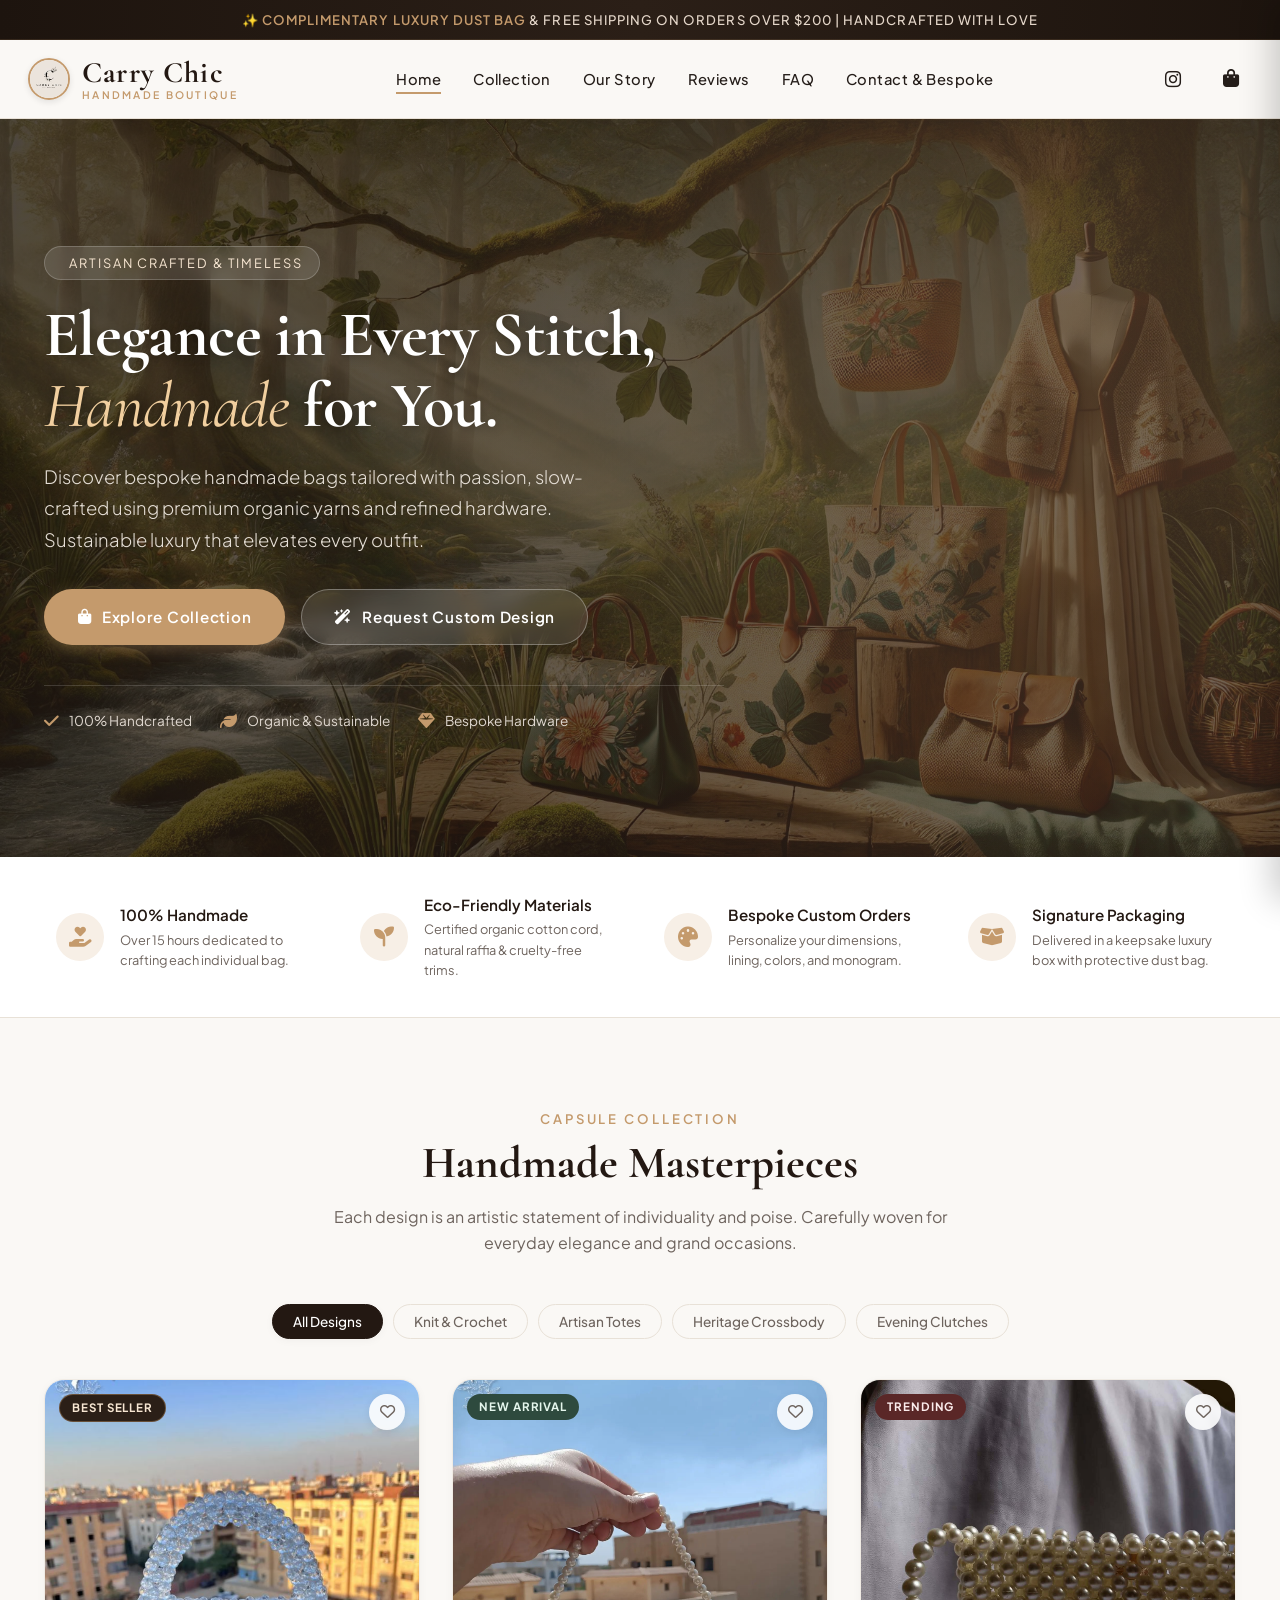
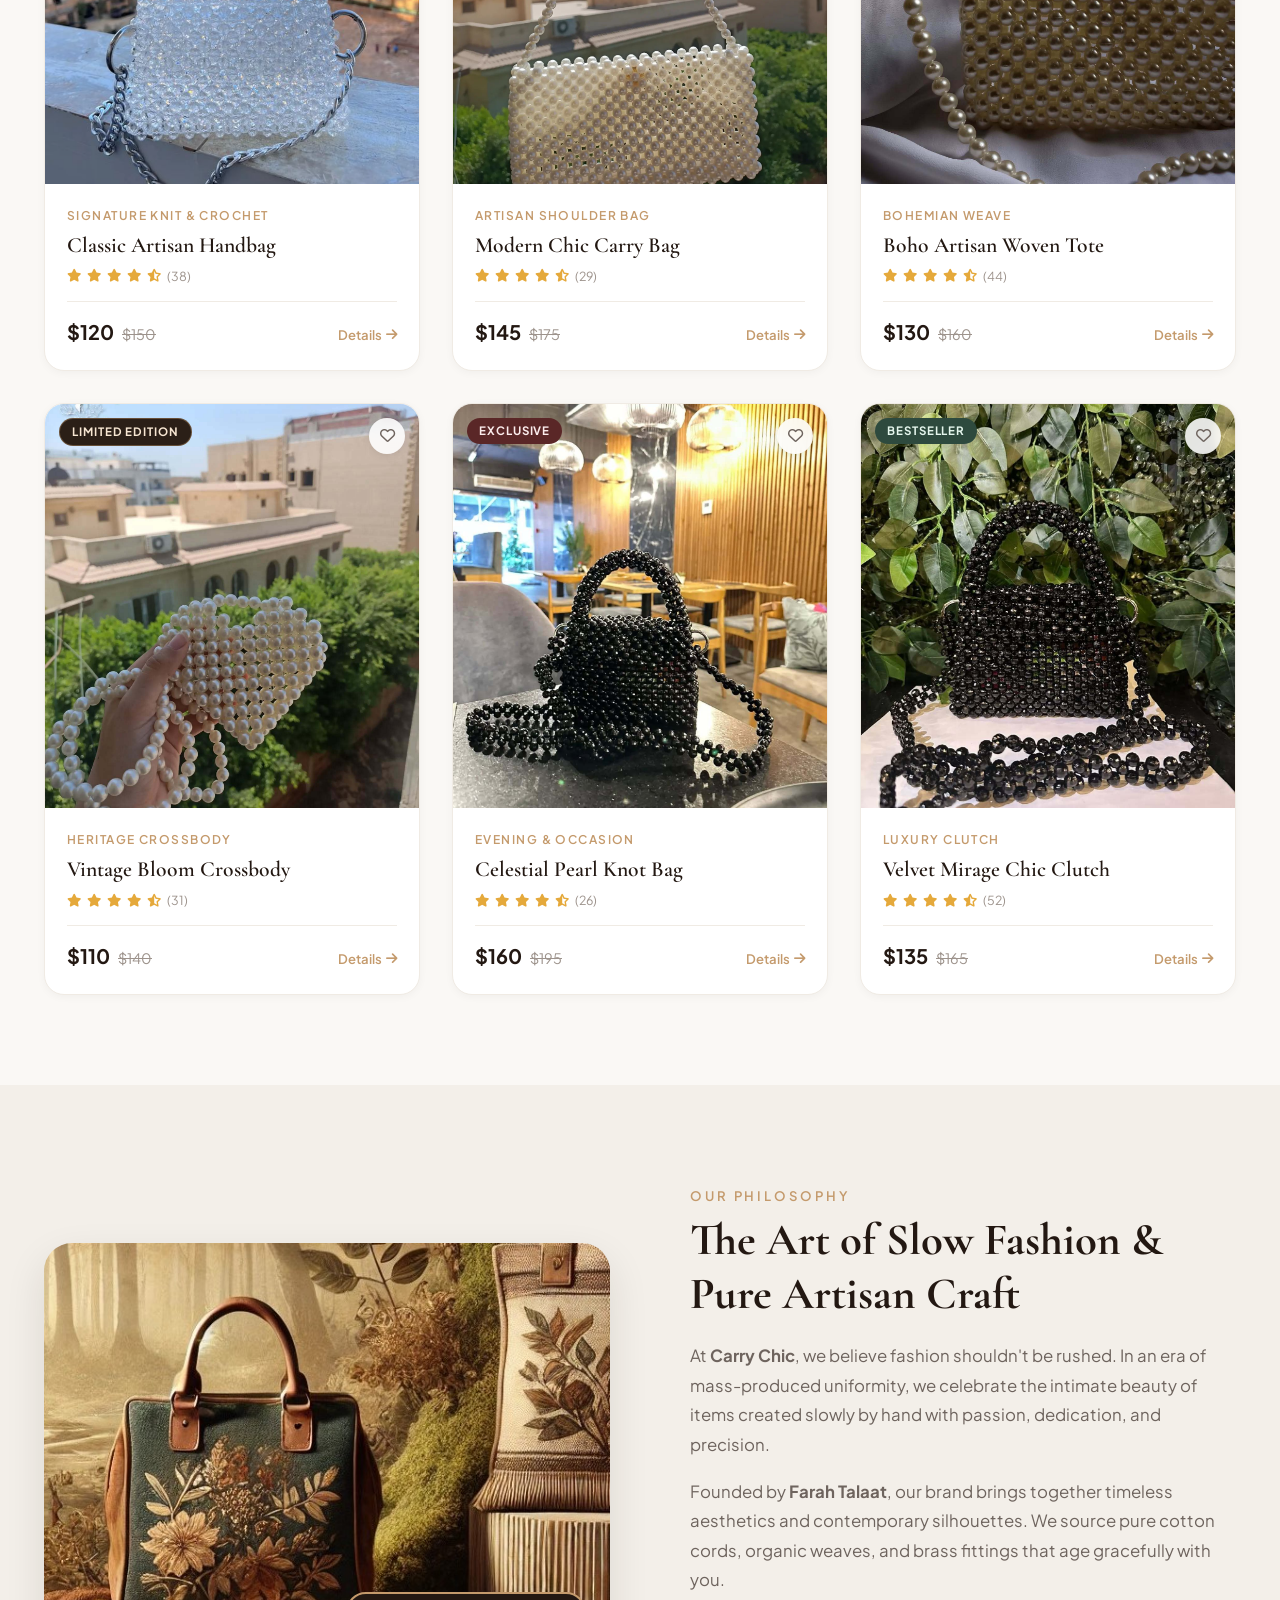
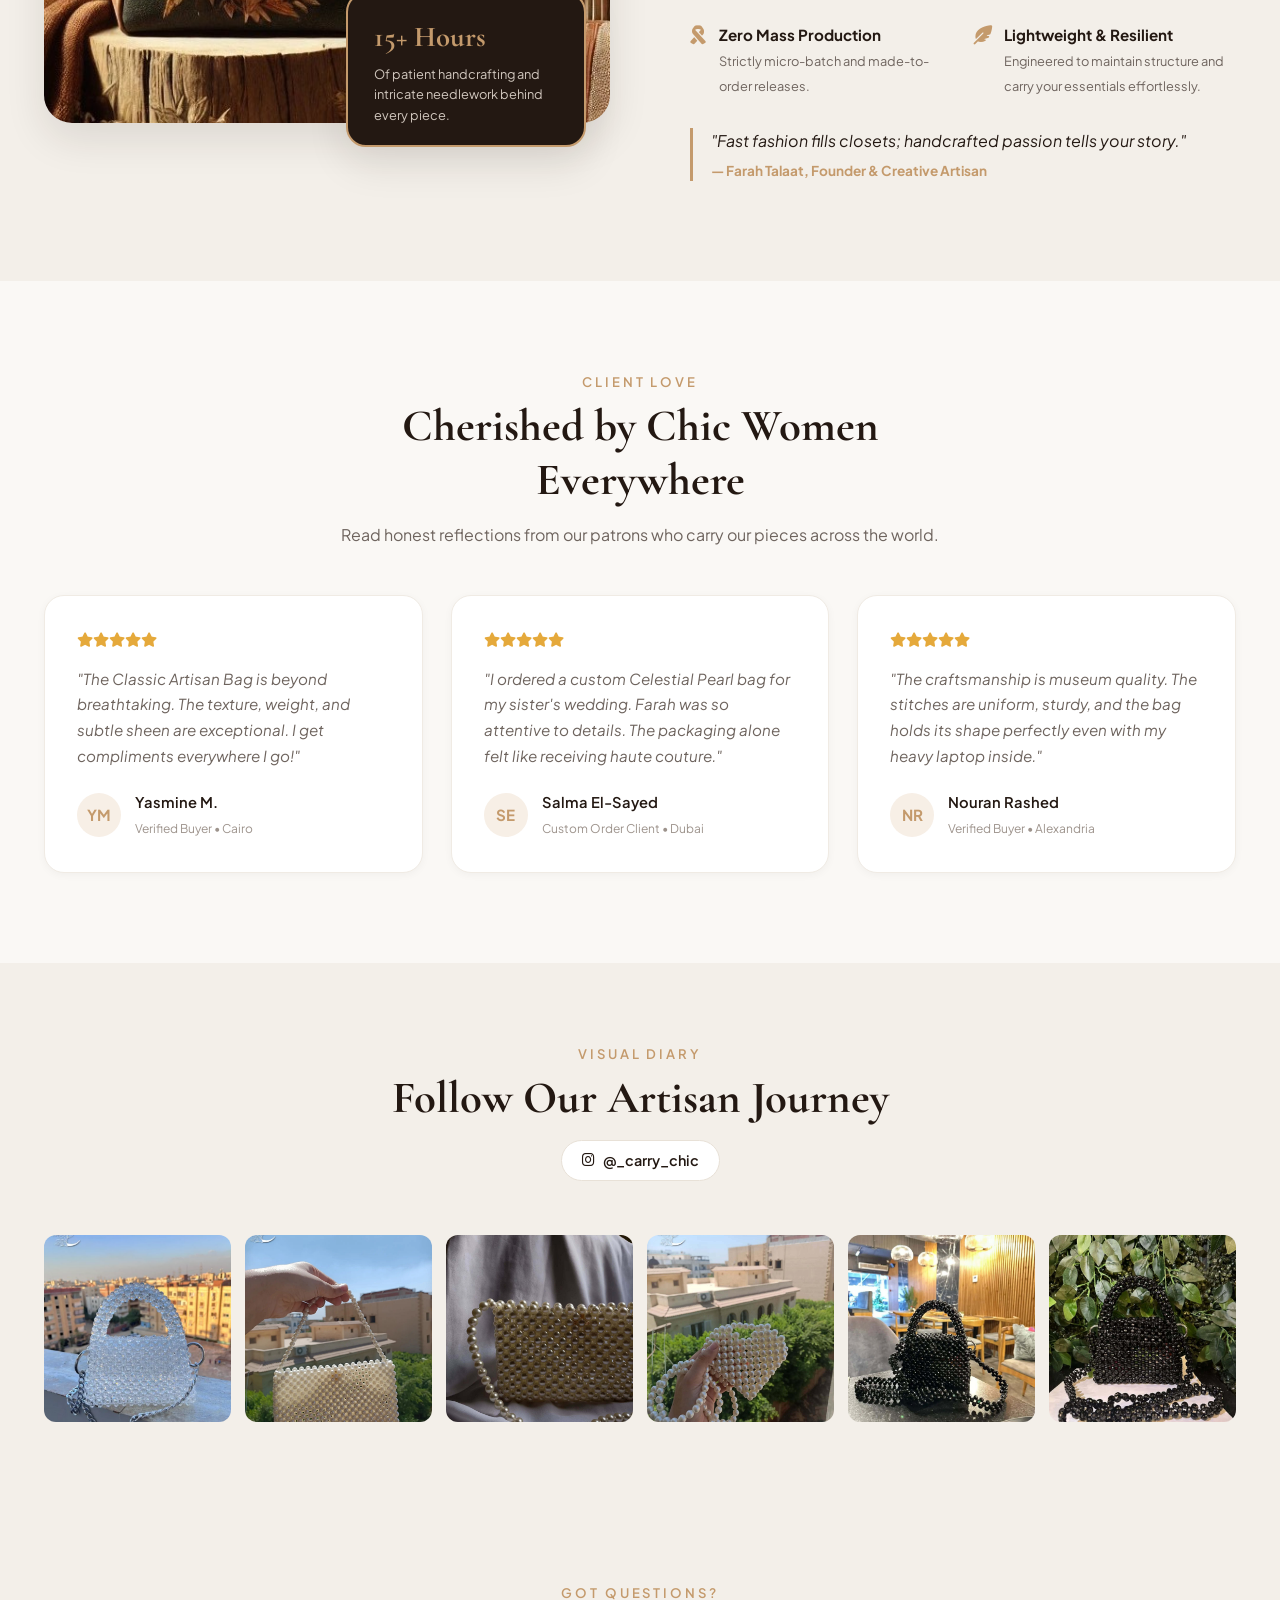
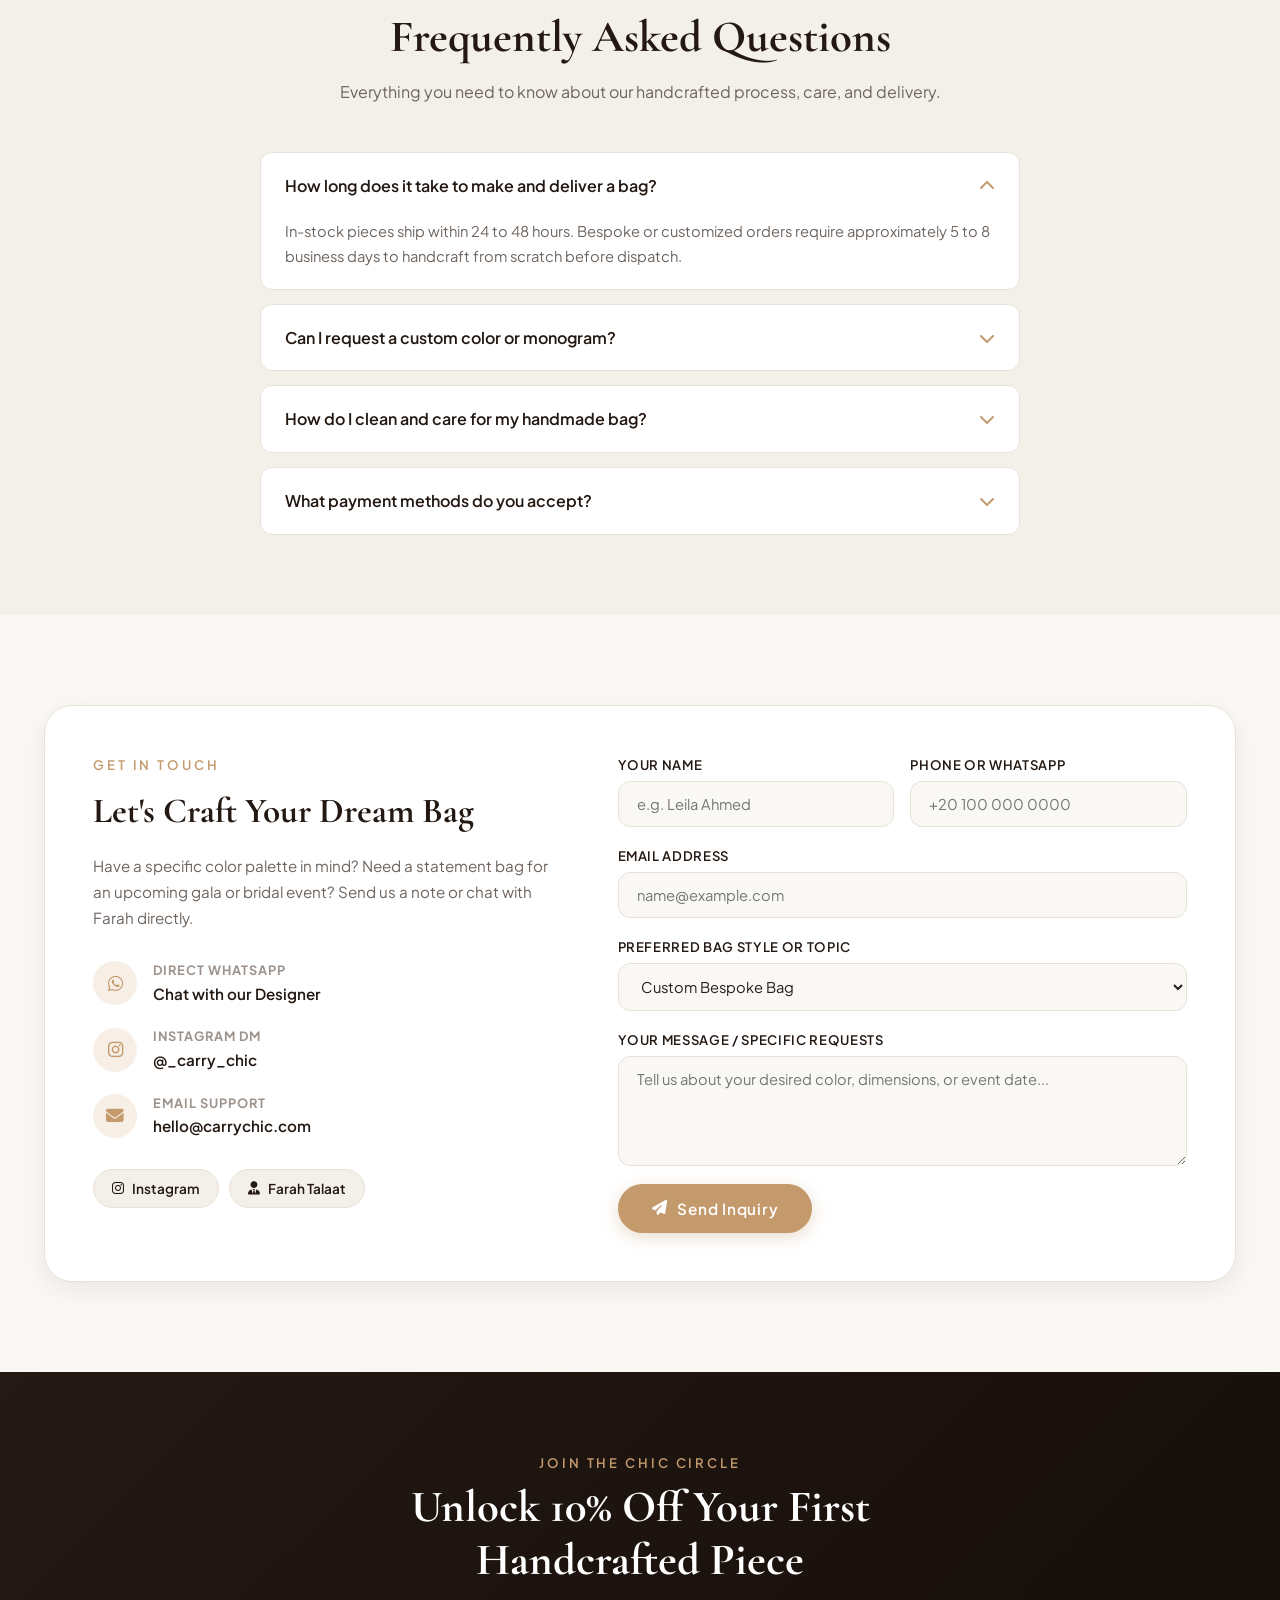
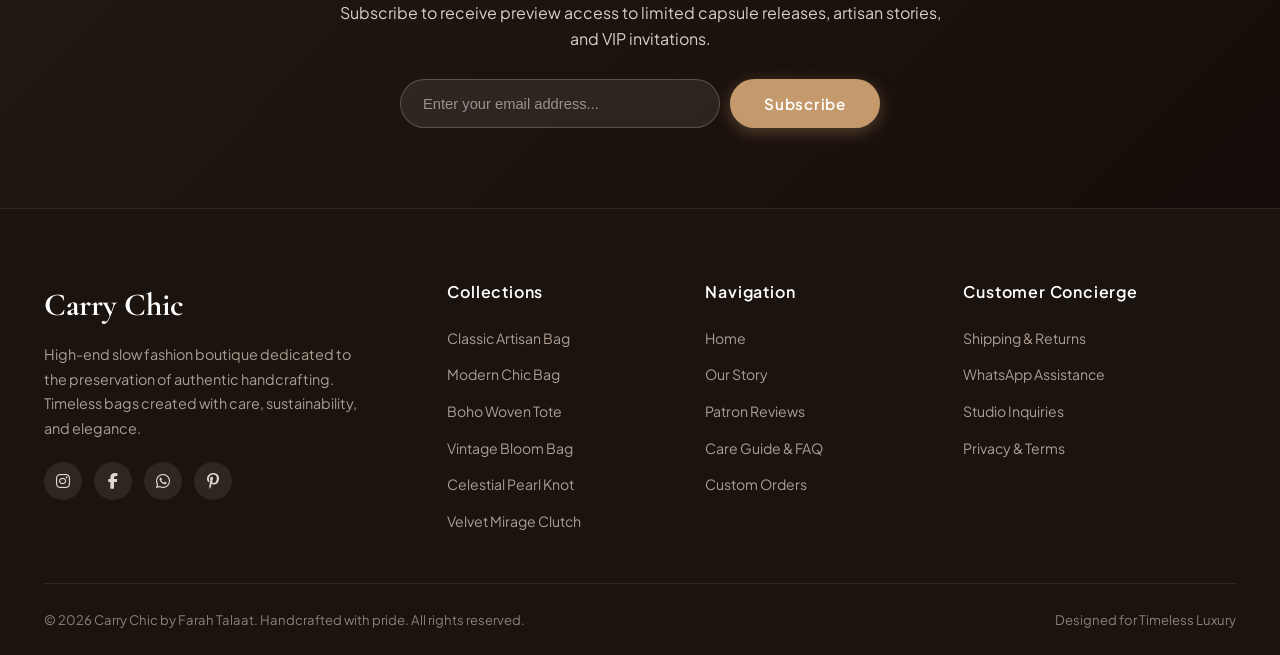
<file: index.html>
<!DOCTYPE html>
<html lang="en">
<head>
    <meta charset="UTF-8">
    <meta http-equiv="refresh" content="0; url=carrychic.html">
    <title>Carry Chic - Redirecting...</title>
    <script>window.location.href = "carrychic.html";</script>
</head>
<body>
    <p>Redirecting to <a href="carrychic.html">Carry Chic Homepage</a>...</p>
</body>
</html>
</file>
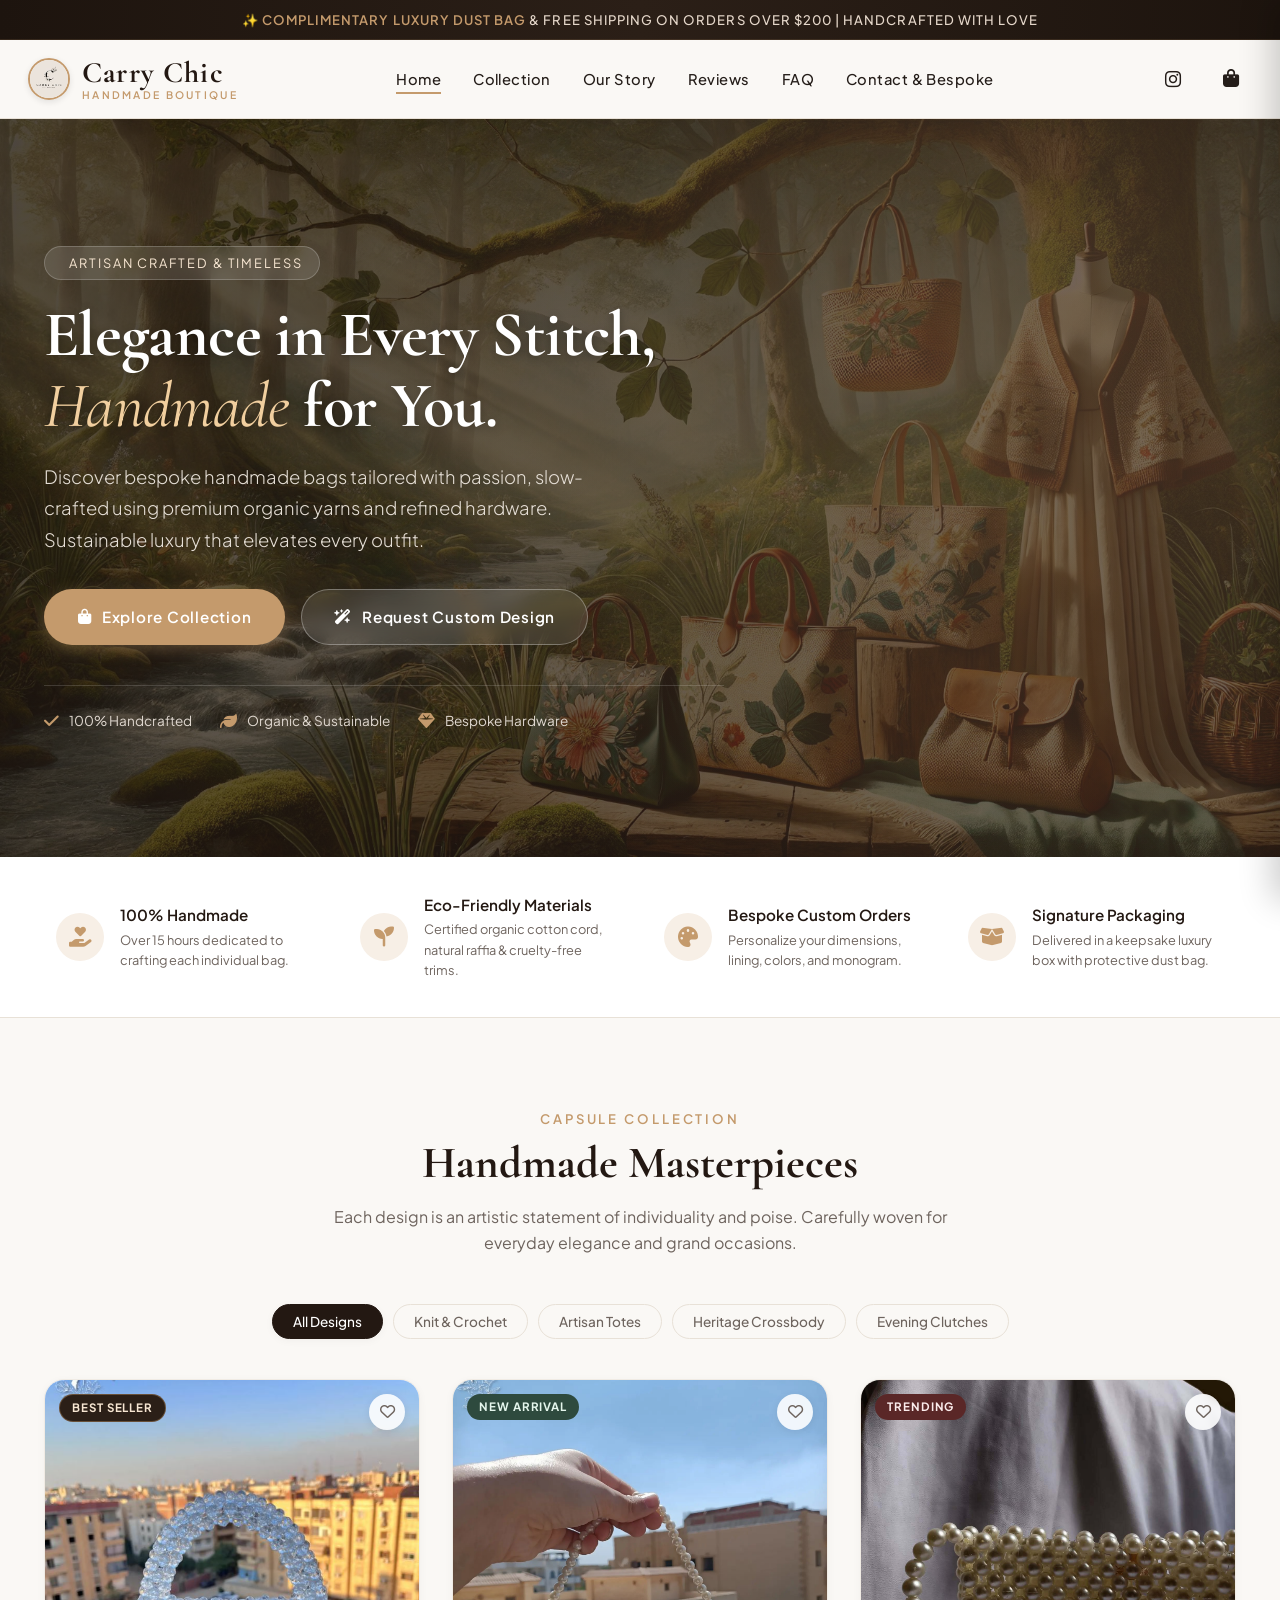
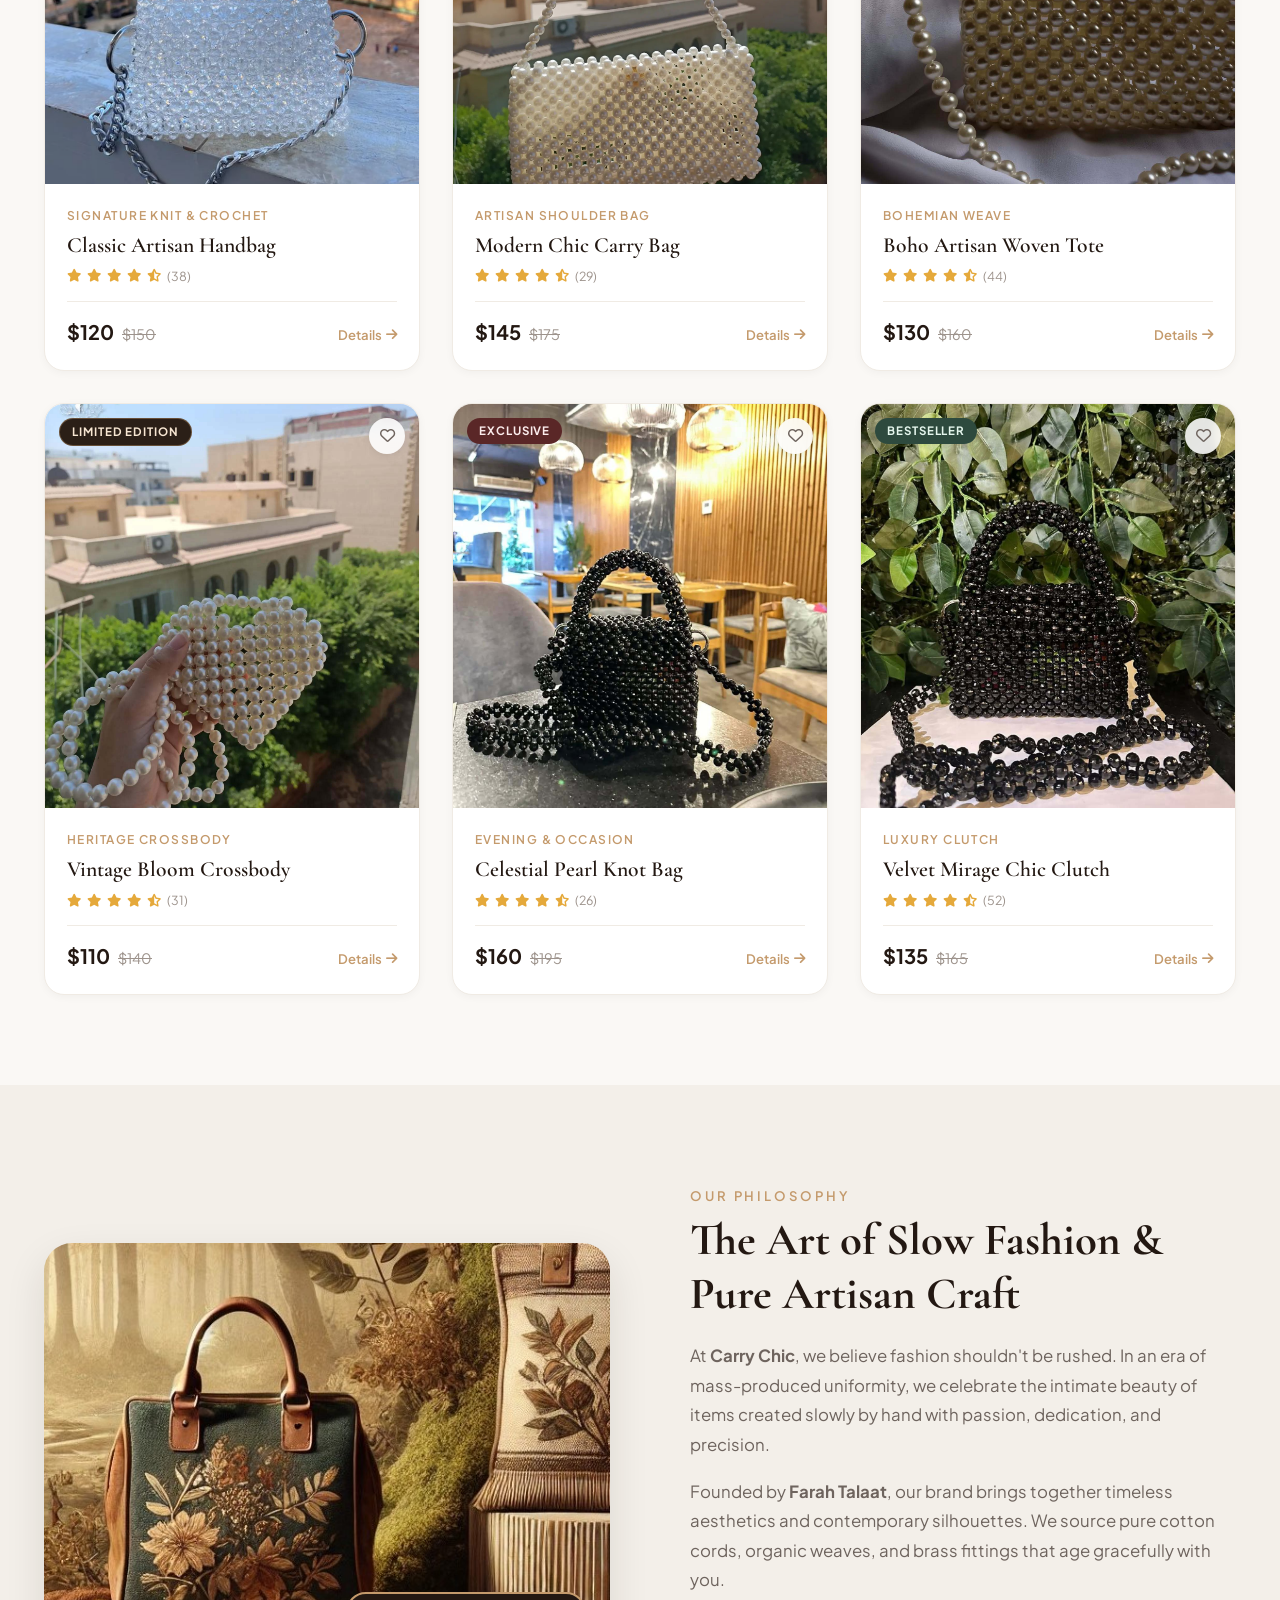
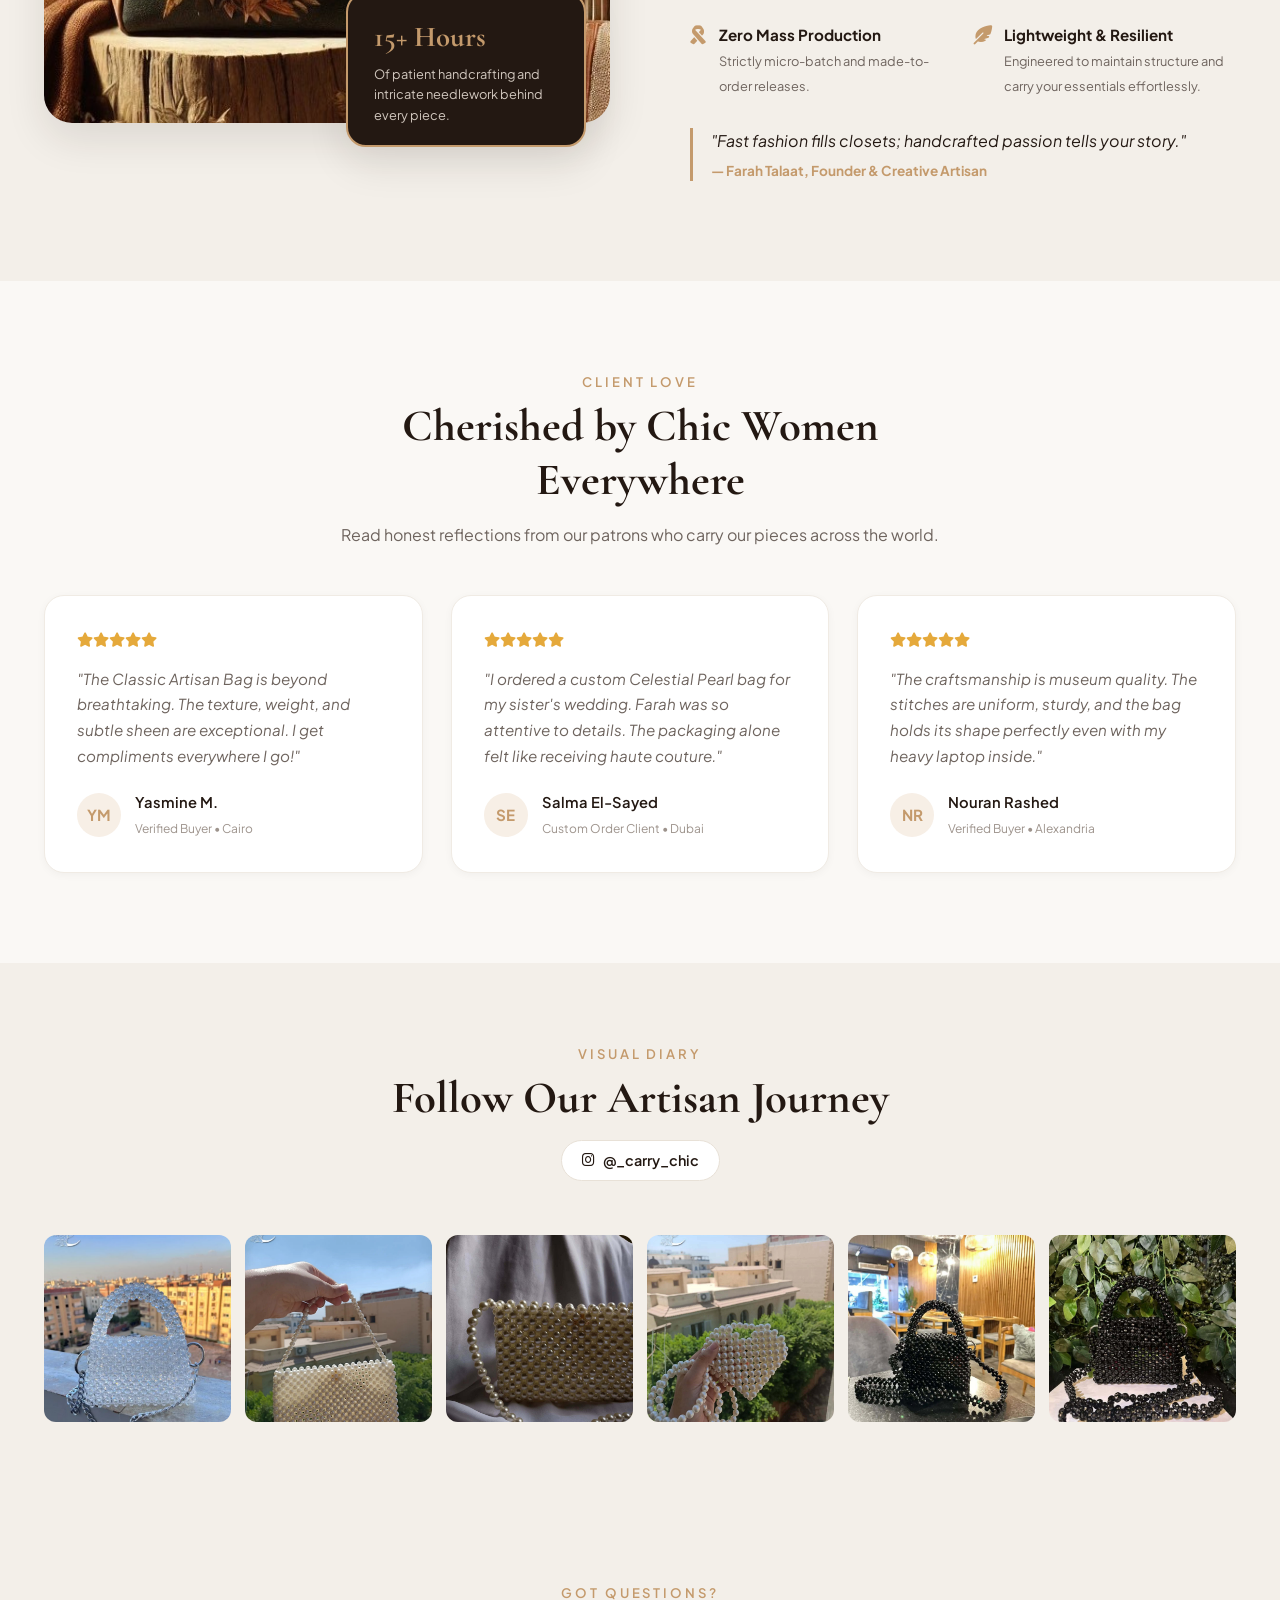
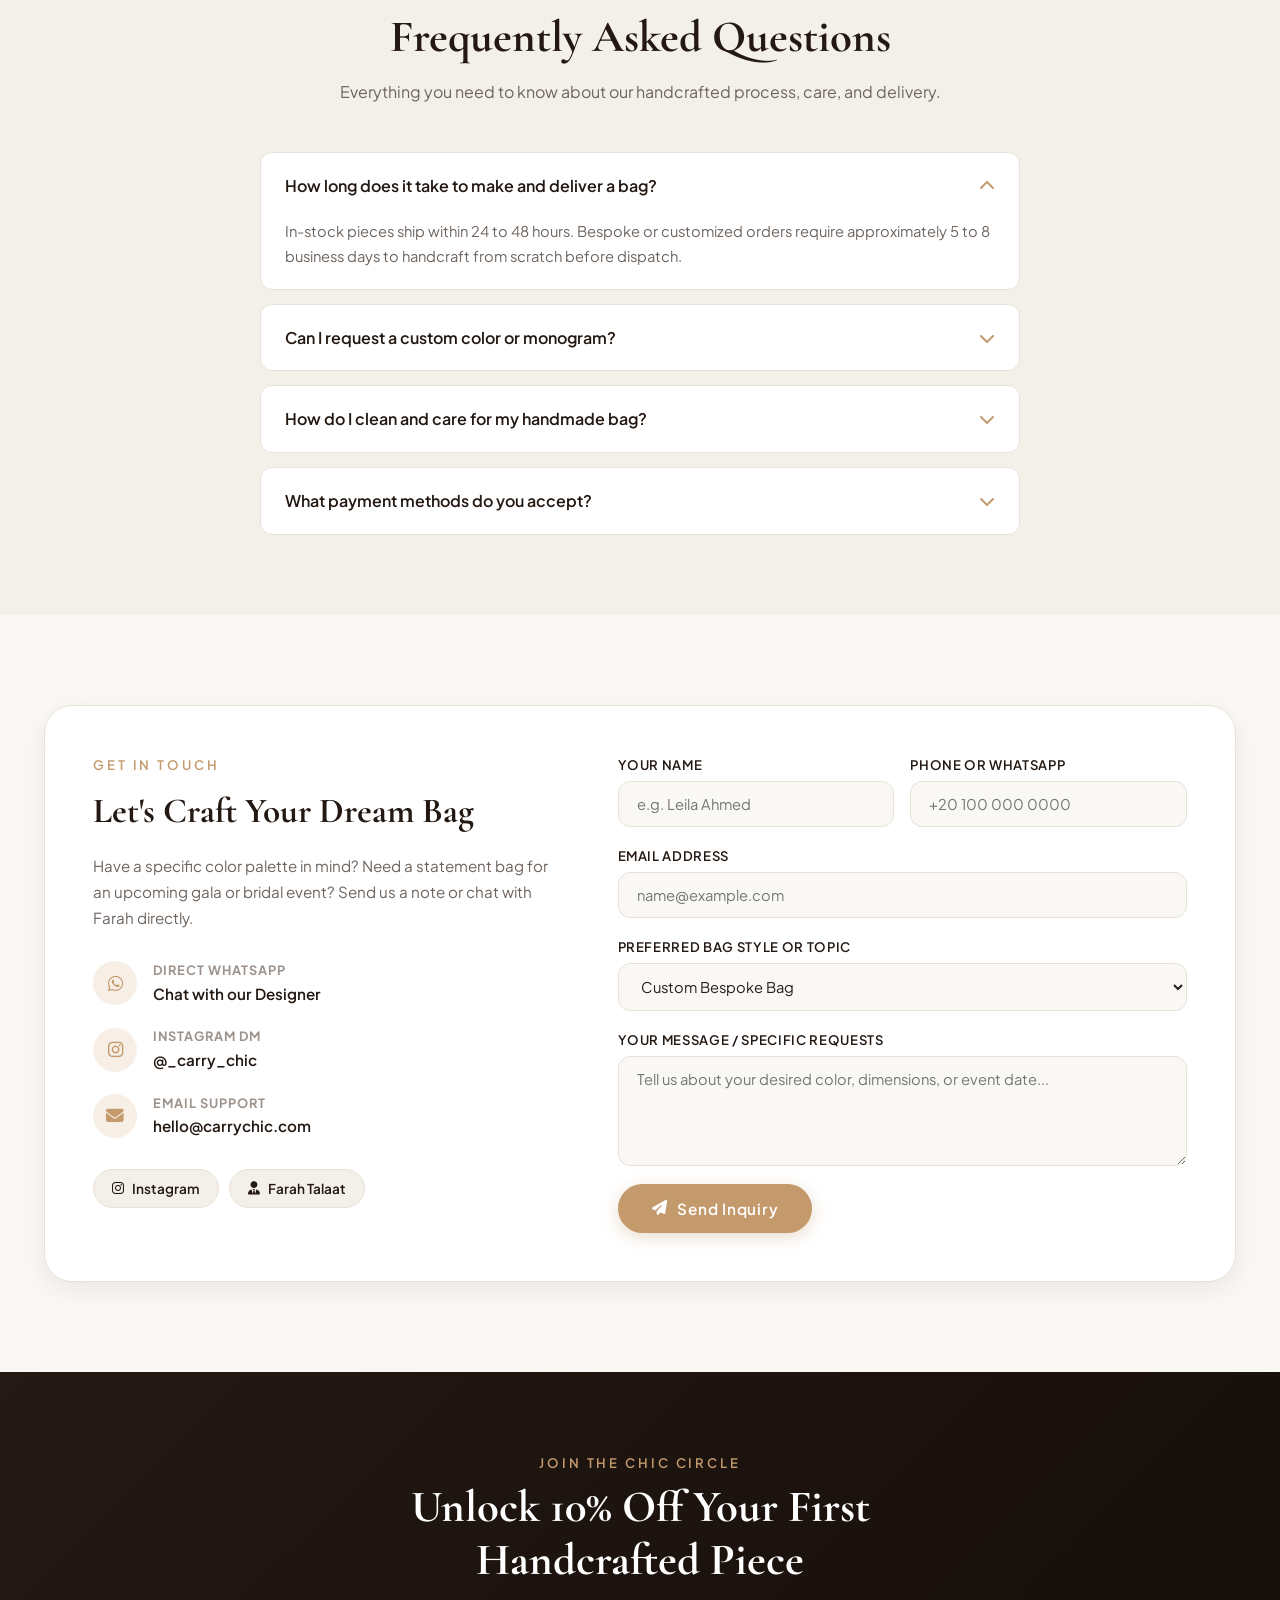
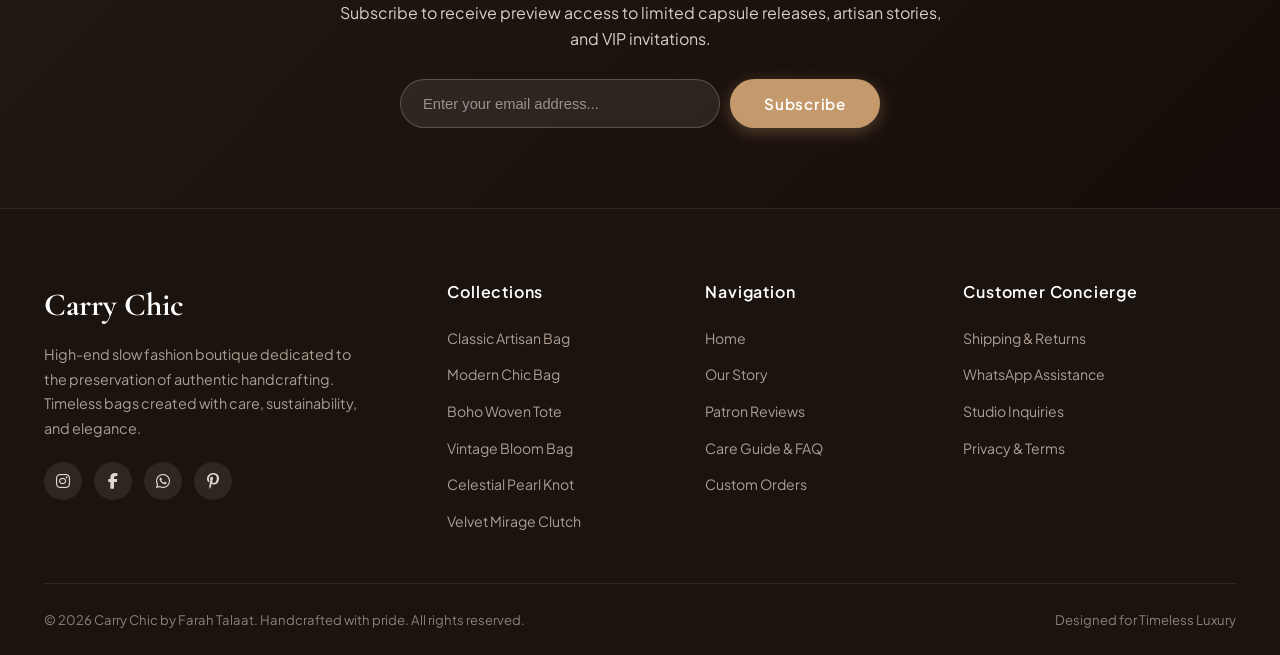
<file: carrychic.html>
<!DOCTYPE html>
<html lang="en">
<head>
    <meta charset="UTF-8">
    <meta name="viewport" content="width=device-width, initial-scale=1.0">
    <title>Carry Chic | Luxury Artisan Handmade Bags</title>
    <meta name="description" content="Carry Chic is an exclusive handmade luxury bag boutique. Each bag is meticulously handcrafted stitch by stitch with sustainable, premium materials.">
    
    <!-- Favicon -->
    <link rel="icon" type="image/jpeg" href="images/333.jpg">

    <!-- Fonts & Icons -->
    <link rel="preconnect" href="https://fonts.googleapis.com">
    <link rel="preconnect" href="https://fonts.gstatic.com" crossorigin>
    <link href="https://fonts.googleapis.com/css2?family=Cormorant+Garamond:ital,wght@0,400;0,500;0,600;0,700;1,400;1,600&family=Plus+Jakarta+Sans:wght@300;400;500;600;700&display=swap" rel="stylesheet">
    <link rel="stylesheet" href="https://cdnjs.cloudflare.com/ajax/libs/font-awesome/6.5.1/css/all.min.css">
    
    <!-- Master Stylesheet -->
    <link rel="stylesheet" href="carrychic.css">
</head>
<body>

    <!-- Announcement Bar -->
    <div class="announcement-bar">
        <span>✨ Complimentary Luxury Dust Bag</span> & Free Shipping on orders over $200 | Handcrafted with Love
    </div>

    <!-- Header & Navigation -->
    <header class="site-header">
        <div class="nav-container">
            <a href="carrychic.html" class="logo-wrapper">
                <img src="images/333.jpg" alt="Carry Chic Logo" class="brand-logo-img">
                <div class="brand-title">
                    Carry Chic
                    <span class="brand-subtitle">Handmade Boutique</span>
                </div>
            </a>

            <nav>
                <ul class="nav-links">
                    <li><a href="carrychic.html" class="active">Home</a></li>
                    <li><a href="#bags">Collection</a></li>
                    <li><a href="#about">Our Story</a></li>
                    <li><a href="#reviews">Reviews</a></li>
                    <li><a href="#faq">FAQ</a></li>
                    <li><a href="#contact">Contact & Bespoke</a></li>
                </ul>
            </nav>

            <div class="nav-actions">
                <a href="https://www.instagram.com/_carry_chic/" target="_blank" class="action-btn" title="Follow on Instagram" aria-label="Instagram">
                    <i class="fa-brands fa-instagram"></i>
                </a>
                <button class="action-btn" id="open-cart-btn" title="View Shopping Bag" aria-label="Cart">
                    <i class="fa-solid fa-bag-shopping"></i>
                    <span class="cart-count" style="display:none;">0</span>
                </button>
                <button class="mobile-toggle action-btn" aria-label="Toggle Menu">
                    <i class="fa-solid fa-bars"></i>
                </button>
            </div>
        </div>
    </header>

    <!-- Hero Section -->
    <section class="hero-section">
        <div class="hero-overlay-decor"></div>
        <div class="container">
            <div class="hero-content">
                <div class="hero-tag">
                    <i class="fa-solid fa-sparkles"></i> Artisan Crafted & Timeless
                </div>
                <h1 class="hero-title">
                    Elegance in Every Stitch, <em>Handmade</em> for You.
                </h1>
                <p class="hero-desc">
                    Discover bespoke handmade bags tailored with passion, slow-crafted using premium organic yarns and refined hardware. Sustainable luxury that elevates every outfit.
                </p>
                <div class="hero-actions">
                    <a href="#bags" class="btn-primary">
                        <i class="fa-solid fa-bag-shopping"></i> Explore Collection
                    </a>
                    <a href="#contact" class="btn-secondary">
                        <i class="fa-solid fa-wand-magic-sparkles"></i> Request Custom Design
                    </a>
                </div>

                <div class="hero-features-bar">
                    <div class="hero-feature-item">
                        <i class="fa-solid fa-check"></i>
                        <span>100% Handcrafted</span>
                    </div>
                    <div class="hero-feature-item">
                        <i class="fa-solid fa-leaf"></i>
                        <span>Organic & Sustainable</span>
                    </div>
                    <div class="hero-feature-item">
                        <i class="fa-solid fa-gem"></i>
                        <span>Bespoke Hardware</span>
                    </div>
                </div>
            </div>
        </div>
    </section>

    <!-- Trust & Craftsmanship Highlights Strip -->
    <section class="trust-strip">
        <div class="container">
            <div class="trust-grid">
                <div class="trust-card">
                    <div class="trust-icon">
                        <i class="fa-solid fa-hand-holding-heart"></i>
                    </div>
                    <div class="trust-info">
                        <h4>100% Handmade</h4>
                        <p>Over 15 hours dedicated to crafting each individual bag.</p>
                    </div>
                </div>
                <div class="trust-card">
                    <div class="trust-icon">
                        <i class="fa-solid fa-seedling"></i>
                    </div>
                    <div class="trust-info">
                        <h4>Eco-Friendly Materials</h4>
                        <p>Certified organic cotton cord, natural raffia & cruelty-free trims.</p>
                    </div>
                </div>
                <div class="trust-card">
                    <div class="trust-icon">
                        <i class="fa-solid fa-palette"></i>
                    </div>
                    <div class="trust-info">
                        <h4>Bespoke Custom Orders</h4>
                        <p>Personalize your dimensions, lining, colors, and monogram.</p>
                    </div>
                </div>
                <div class="trust-card">
                    <div class="trust-icon">
                        <i class="fa-solid fa-box-open"></i>
                    </div>
                    <div class="trust-info">
                        <h4>Signature Packaging</h4>
                        <p>Delivered in a keepsake luxury box with protective dust bag.</p>
                    </div>
                </div>
            </div>
        </div>
    </section>

    <!-- Products Collection Section -->
    <section class="products-section" id="bags">
        <div class="container">
            <div class="section-header">
                <span class="section-subtitle">Capsule Collection</span>
                <h2 class="section-title">Handmade Masterpieces</h2>
                <p class="section-desc">
                    Each design is an artistic statement of individuality and poise. Carefully woven for everyday elegance and grand occasions.
                </p>
            </div>

            <!-- Category Filter Tabs -->
            <div class="filter-bar">
                <button class="filter-btn active" data-filter="all">All Designs</button>
                <button class="filter-btn" data-filter="crochet">Knit & Crochet</button>
                <button class="filter-btn" data-filter="tote">Artisan Totes</button>
                <button class="filter-btn" data-filter="leather">Heritage Crossbody</button>
                <button class="filter-btn" data-filter="clutch">Evening Clutches</button>
            </div>

            <!-- Products Grid -->
            <div class="products-grid" id="products-grid">
                <!-- Products injected via carrychic.js (with static fallback) -->
                <div class="product-card">
                    <div class="card-image-box">
                        <span class="card-badge badge-gold">Best Seller</span>
                        <a href="product.html"><img src="images/Bag1.png" alt="Classic Artisan Handbag"></a>
                        <div class="card-overlay-actions">
                            <button class="quick-add-btn" onclick="addToCartById('bag-1')">
                                <i class="fa-solid fa-bag-shopping"></i> Add to Cart
                            </button>
                        </div>
                    </div>
                    <div class="card-content">
                        <span class="card-category">Signature Knit & Crochet</span>
                        <h3 class="card-title"><a href="product.html">Classic Artisan Handbag</a></h3>
                        <div class="card-rating">
                            <i class="fa-solid fa-star"></i><i class="fa-solid fa-star"></i><i class="fa-solid fa-star"></i><i class="fa-solid fa-star"></i><i class="fa-solid fa-star"></i>
                            <span class="rating-count">(38)</span>
                        </div>
                        <div class="card-bottom">
                            <div class="card-price">
                                <span class="current-price">$120</span>
                                <span class="original-price">$150</span>
                            </div>
                            <a href="product.html" class="view-details-link">Details <i class="fa-solid fa-arrow-right"></i></a>
                        </div>
                    </div>
                </div>

                <div class="product-card">
                    <div class="card-image-box">
                        <span class="card-badge badge-green">New Arrival</span>
                        <a href="product2.html"><img src="images/Bag2.jpg" alt="Modern Chic Carry Bag"></a>
                        <div class="card-overlay-actions">
                            <button class="quick-add-btn" onclick="addToCartById('bag-2')">
                                <i class="fa-solid fa-bag-shopping"></i> Add to Cart
                            </button>
                        </div>
                    </div>
                    <div class="card-content">
                        <span class="card-category">Artisan Shoulder Bag</span>
                        <h3 class="card-title"><a href="product2.html">Modern Chic Carry Bag</a></h3>
                        <div class="card-rating">
                            <i class="fa-solid fa-star"></i><i class="fa-solid fa-star"></i><i class="fa-solid fa-star"></i><i class="fa-solid fa-star"></i><i class="fa-solid fa-star"></i>
                            <span class="rating-count">(29)</span>
                        </div>
                        <div class="card-bottom">
                            <div class="card-price">
                                <span class="current-price">$145</span>
                                <span class="original-price">$175</span>
                            </div>
                            <a href="product2.html" class="view-details-link">Details <i class="fa-solid fa-arrow-right"></i></a>
                        </div>
                    </div>
                </div>

                <div class="product-card">
                    <div class="card-image-box">
                        <span class="card-badge badge-wine">Trending</span>
                        <a href="product3.html"><img src="images/Bag3.jpg" alt="Boho Artisan Woven Tote"></a>
                        <div class="card-overlay-actions">
                            <button class="quick-add-btn" onclick="addToCartById('bag-3')">
                                <i class="fa-solid fa-bag-shopping"></i> Add to Cart
                            </button>
                        </div>
                    </div>
                    <div class="card-content">
                        <span class="card-category">Bohemian Weave</span>
                        <h3 class="card-title"><a href="product3.html">Boho Artisan Woven Tote</a></h3>
                        <div class="card-rating">
                            <i class="fa-solid fa-star"></i><i class="fa-solid fa-star"></i><i class="fa-solid fa-star"></i><i class="fa-solid fa-star"></i><i class="fa-solid fa-star-half-stroke"></i>
                            <span class="rating-count">(44)</span>
                        </div>
                        <div class="card-bottom">
                            <div class="card-price">
                                <span class="current-price">$130</span>
                                <span class="original-price">$160</span>
                            </div>
                            <a href="product3.html" class="view-details-link">Details <i class="fa-solid fa-arrow-right"></i></a>
                        </div>
                    </div>
                </div>

                <div class="product-card">
                    <div class="card-image-box">
                        <span class="card-badge badge-gold">Limited Edition</span>
                        <a href="product4.html"><img src="images/Bag4.jpg" alt="Vintage Bloom Crossbody"></a>
                        <div class="card-overlay-actions">
                            <button class="quick-add-btn" onclick="addToCartById('bag-4')">
                                <i class="fa-solid fa-bag-shopping"></i> Add to Cart
                            </button>
                        </div>
                    </div>
                    <div class="card-content">
                        <span class="card-category">Heritage Crossbody</span>
                        <h3 class="card-title"><a href="product4.html">Vintage Bloom Crossbody</a></h3>
                        <div class="card-rating">
                            <i class="fa-solid fa-star"></i><i class="fa-solid fa-star"></i><i class="fa-solid fa-star"></i><i class="fa-solid fa-star"></i><i class="fa-solid fa-star"></i>
                            <span class="rating-count">(31)</span>
                        </div>
                        <div class="card-bottom">
                            <div class="card-price">
                                <span class="current-price">$110</span>
                                <span class="original-price">$140</span>
                            </div>
                            <a href="product4.html" class="view-details-link">Details <i class="fa-solid fa-arrow-right"></i></a>
                        </div>
                    </div>
                </div>

                <div class="product-card">
                    <div class="card-image-box">
                        <span class="card-badge badge-wine">Exclusive</span>
                        <a href="product5.html"><img src="images/Bag5.jpg" alt="Celestial Pearl Knot Bag"></a>
                        <div class="card-overlay-actions">
                            <button class="quick-add-btn" onclick="addToCartById('bag-5')">
                                <i class="fa-solid fa-bag-shopping"></i> Add to Cart
                            </button>
                        </div>
                    </div>
                    <div class="card-content">
                        <span class="card-category">Evening & Occasion</span>
                        <h3 class="card-title"><a href="product5.html">Celestial Pearl Knot Bag</a></h3>
                        <div class="card-rating">
                            <i class="fa-solid fa-star"></i><i class="fa-solid fa-star"></i><i class="fa-solid fa-star"></i><i class="fa-solid fa-star"></i><i class="fa-solid fa-star"></i>
                            <span class="rating-count">(26)</span>
                        </div>
                        <div class="card-bottom">
                            <div class="card-price">
                                <span class="current-price">$160</span>
                                <span class="original-price">$195</span>
                            </div>
                            <a href="product5.html" class="view-details-link">Details <i class="fa-solid fa-arrow-right"></i></a>
                        </div>
                    </div>
                </div>

                <div class="product-card">
                    <div class="card-image-box">
                        <span class="card-badge badge-green">Bestseller</span>
                        <a href="product6.html"><img src="images/Bag6.jpg" alt="Velvet Mirage Chic Clutch"></a>
                        <div class="card-overlay-actions">
                            <button class="quick-add-btn" onclick="addToCartById('bag-6')">
                                <i class="fa-solid fa-bag-shopping"></i> Add to Cart
                            </button>
                        </div>
                    </div>
                    <div class="card-content">
                        <span class="card-category">Luxury Clutch</span>
                        <h3 class="card-title"><a href="product6.html">Velvet Mirage Chic Clutch</a></h3>
                        <div class="card-rating">
                            <i class="fa-solid fa-star"></i><i class="fa-solid fa-star"></i><i class="fa-solid fa-star"></i><i class="fa-solid fa-star"></i><i class="fa-solid fa-star"></i>
                            <span class="rating-count">(52)</span>
                        </div>
                        <div class="card-bottom">
                            <div class="card-price">
                                <span class="current-price">$135</span>
                                <span class="original-price">$165</span>
                            </div>
                            <a href="product6.html" class="view-details-link">Details <i class="fa-solid fa-arrow-right"></i></a>
                        </div>
                    </div>
                </div>
            </div>
        </div>
    </section>

    <!-- Story & Craftsmanship Section -->
    <section class="story-section" id="about">
        <div class="container">
            <div class="story-grid">
                <div class="story-visual-box">
                    <img src="images/wallpaper1.jpg" alt="Handcrafted Bag Artistry" class="story-main-img">
                    <div class="story-badge-floating">
                        <h4>15+ Hours</h4>
                        <p>Of patient handcrafting and intricate needlework behind every piece.</p>
                    </div>
                </div>
                <div class="story-content">
                    <span class="section-subtitle">Our Philosophy</span>
                    <h2 class="section-title">The Art of Slow Fashion & Pure Artisan Craft</h2>
                    <p>
                        At <strong>Carry Chic</strong>, we believe fashion shouldn't be rushed. In an era of mass-produced uniformity, we celebrate the intimate beauty of items created slowly by hand with passion, dedication, and precision.
                    </p>
                    <p>
                        Founded by <strong>Farah Talaat</strong>, our brand brings together timeless aesthetics and contemporary silhouettes. We source pure cotton cords, organic weaves, and brass fittings that age gracefully with you.
                    </p>

                    <div class="story-features">
                        <div class="story-feature-item">
                            <i class="fa-solid fa-ribbon"></i>
                            <div>
                                <strong>Zero Mass Production</strong>
                                <span>Strictly micro-batch and made-to-order releases.</span>
                            </div>
                        </div>
                        <div class="story-feature-item">
                            <i class="fa-solid fa-feather-pointed"></i>
                            <div>
                                <strong>Lightweight & Resilient</strong>
                                <span>Engineered to maintain structure and carry your essentials effortlessly.</span>
                            </div>
                        </div>
                    </div>

                    <div class="story-author-quote">
                        "Fast fashion fills closets; handcrafted passion tells your story."
                        <cite>— Farah Talaat, Founder & Creative Artisan</cite>
                    </div>
                </div>
            </div>
        </div>
    </section>

    <!-- Client Reviews Section -->
    <section class="reviews-section" id="reviews">
        <div class="container">
            <div class="section-header">
                <span class="section-subtitle">Client Love</span>
                <h2 class="section-title">Cherished by Chic Women Everywhere</h2>
                <p class="section-desc">Read honest reflections from our patrons who carry our pieces across the world.</p>
            </div>

            <div class="reviews-grid">
                <div class="review-card">
                    <div>
                        <div class="review-stars">
                            <i class="fa-solid fa-star"></i><i class="fa-solid fa-star"></i><i class="fa-solid fa-star"></i><i class="fa-solid fa-star"></i><i class="fa-solid fa-star"></i>
                        </div>
                        <p class="review-text">
                            "The Classic Artisan Bag is beyond breathtaking. The texture, weight, and subtle sheen are exceptional. I get compliments everywhere I go!"
                        </p>
                    </div>
                    <div class="review-author">
                        <div class="author-avatar">YM</div>
                        <div class="author-info">
                            <h5>Yasmine M.</h5>
                            <span>Verified Buyer • Cairo</span>
                        </div>
                    </div>
                </div>

                <div class="review-card">
                    <div>
                        <div class="review-stars">
                            <i class="fa-solid fa-star"></i><i class="fa-solid fa-star"></i><i class="fa-solid fa-star"></i><i class="fa-solid fa-star"></i><i class="fa-solid fa-star"></i>
                        </div>
                        <p class="review-text">
                            "I ordered a custom Celestial Pearl bag for my sister's wedding. Farah was so attentive to details. The packaging alone felt like receiving haute couture."
                        </p>
                    </div>
                    <div class="review-author">
                        <div class="author-avatar">SE</div>
                        <div class="author-info">
                            <h5>Salma El-Sayed</h5>
                            <span>Custom Order Client • Dubai</span>
                        </div>
                    </div>
                </div>

                <div class="review-card">
                    <div>
                        <div class="review-stars">
                            <i class="fa-solid fa-star"></i><i class="fa-solid fa-star"></i><i class="fa-solid fa-star"></i><i class="fa-solid fa-star"></i><i class="fa-solid fa-star"></i>
                        </div>
                        <p class="review-text">
                            "The craftsmanship is museum quality. The stitches are uniform, sturdy, and the bag holds its shape perfectly even with my heavy laptop inside."
                        </p>
                    </div>
                    <div class="review-author">
                        <div class="author-avatar">NR</div>
                        <div class="author-info">
                            <h5>Nouran Rashed</h5>
                            <span>Verified Buyer • Alexandria</span>
                        </div>
                    </div>
                </div>
            </div>
        </div>
    </section>

    <!-- Social Showcase Grid -->
    <section class="social-showcase" id="social">
        <div class="container">
            <span class="section-subtitle">Visual Diary</span>
            <h2 class="section-title">Follow Our Artisan Journey</h2>
            <a href="https://www.instagram.com/_carry_chic/" target="_blank" class="insta-handle-badge">
                <i class="fa-brands fa-instagram"></i> @_carry_chic
            </a>

            <div class="insta-grid">
                <a href="product.html" class="insta-item">
                    <img src="images/Bag1.png" alt="Carry Chic Bag 1">
                    <div class="insta-overlay"><i class="fa-brands fa-instagram"></i></div>
                </a>
                <a href="product2.html" class="insta-item">
                    <img src="images/Bag2.jpg" alt="Carry Chic Bag 2">
                    <div class="insta-overlay"><i class="fa-brands fa-instagram"></i></div>
                </a>
                <a href="product3.html" class="insta-item">
                    <img src="images/Bag3.jpg" alt="Carry Chic Bag 3">
                    <div class="insta-overlay"><i class="fa-brands fa-instagram"></i></div>
                </a>
                <a href="product4.html" class="insta-item">
                    <img src="images/Bag4.jpg" alt="Carry Chic Bag 4">
                    <div class="insta-overlay"><i class="fa-brands fa-instagram"></i></div>
                </a>
                <a href="product5.html" class="insta-item">
                    <img src="images/Bag5.jpg" alt="Carry Chic Bag 5">
                    <div class="insta-overlay"><i class="fa-brands fa-instagram"></i></div>
                </a>
                <a href="product6.html" class="insta-item">
                    <img src="images/Bag6.jpg" alt="Carry Chic Bag 6">
                    <div class="insta-overlay"><i class="fa-brands fa-instagram"></i></div>
                </a>
            </div>
        </div>
    </section>

    <!-- FAQ Section -->
    <section class="faq-section" id="faq">
        <div class="container">
            <div class="section-header">
                <span class="section-subtitle">Got Questions?</span>
                <h2 class="section-title">Frequently Asked Questions</h2>
                <p class="section-desc">Everything you need to know about our handcrafted process, care, and delivery.</p>
            </div>

            <div class="faq-accordion">
                <div class="faq-item open">
                    <div class="faq-header">
                        <span>How long does it take to make and deliver a bag?</span>
                        <i class="fa-solid fa-chevron-down"></i>
                    </div>
                    <div class="faq-body">
                        In-stock pieces ship within 24 to 48 hours. Bespoke or customized orders require approximately 5 to 8 business days to handcraft from scratch before dispatch.
                    </div>
                </div>

                <div class="faq-item">
                    <div class="faq-header">
                        <span>Can I request a custom color or monogram?</span>
                        <i class="fa-solid fa-chevron-down"></i>
                    </div>
                    <div class="faq-body">
                        Yes! We love bespoke projects. You can select custom cord shades, hardware finishes (gold, brass, silver), and custom hand-stitched monograms. Use our contact form below or reach out via WhatsApp.
                    </div>
                </div>

                <div class="faq-item">
                    <div class="faq-header">
                        <span>How do I clean and care for my handmade bag?</span>
                        <i class="fa-solid fa-chevron-down"></i>
                    </div>
                    <div class="faq-body">
                        We recommend gentle spot cleaning with a damp cloth and mild eco-friendly detergent. Store your bag inside the provided luxury dust bag stuffed with tissue paper to preserve its sculptural shape.
                    </div>
                </div>

                <div class="faq-item">
                    <div class="faq-header">
                        <span>What payment methods do you accept?</span>
                        <i class="fa-solid fa-chevron-down"></i>
                    </div>
                    <div class="faq-body">
                        We accept Cash on Delivery (COD), InstaPay, Mobile Wallets, and Credit/Debit Cards. Orders can also be confirmed directly via WhatsApp.
                    </div>
                </div>
            </div>
        </div>
    </section>

    <!-- Contact & Custom Inquiries Section -->
    <section class="contact-section" id="contact">
        <div class="container">
            <div class="contact-wrapper">
                <div class="contact-info-col">
                    <span class="section-subtitle">Get in Touch</span>
                    <h3>Let's Craft Your Dream Bag</h3>
                    <p>
                        Have a specific color palette in mind? Need a statement bag for an upcoming gala or bridal event? Send us a note or chat with Farah directly.
                    </p>

                    <div class="contact-details-list">
                        <div class="contact-detail-item">
                            <div class="contact-detail-icon"><i class="fa-brands fa-whatsapp"></i></div>
                            <div class="contact-detail-text">
                                <h5>Direct WhatsApp</h5>
                                <a href="https://wa.me/" target="_blank">Chat with our Designer</a>
                            </div>
                        </div>

                        <div class="contact-detail-item">
                            <div class="contact-detail-icon"><i class="fa-brands fa-instagram"></i></div>
                            <div class="contact-detail-text">
                                <h5>Instagram DM</h5>
                                <a href="https://www.instagram.com/_carry_chic/" target="_blank">@_carry_chic</a>
                            </div>
                        </div>

                        <div class="contact-detail-item">
                            <div class="contact-detail-icon"><i class="fa-solid fa-envelope"></i></div>
                            <div class="contact-detail-text">
                                <h5>Email Support</h5>
                                <span>hello@carrychic.com</span>
                            </div>
                        </div>
                    </div>

                    <div class="social-pills">
                        <a href="https://www.instagram.com/_carry_chic/" target="_blank" class="social-pill">
                            <i class="fa-brands fa-instagram"></i> Instagram
                        </a>
                        <a href="https://www.instagram.com/farah.talaat.f/" target="_blank" class="social-pill">
                            <i class="fa-solid fa-user-tie"></i> Farah Talaat
                        </a>
                    </div>
                </div>

                <!-- Inquiry Form -->
                <form class="contact-form" id="custom-order-form">
                    <div class="form-group-row">
                        <div class="form-group">
                            <label>Your Name</label>
                            <input type="text" name="name" class="form-control" placeholder="e.g. Leila Ahmed" required>
                        </div>
                        <div class="form-group">
                            <label>Phone or WhatsApp</label>
                            <input type="tel" name="phone" class="form-control" placeholder="+20 100 000 0000" required>
                        </div>
                    </div>

                    <div class="form-group">
                        <label>Email Address</label>
                        <input type="email" name="email" class="form-control" placeholder="name@example.com" required>
                    </div>

                    <div class="form-group">
                        <label>Preferred Bag Style or Topic</label>
                        <select name="subject" class="form-control">
                            <option value="Custom Bag Inquiry">Custom Bespoke Bag</option>
                            <option value="Classic Artisan Handbag">Classic Artisan Handbag</option>
                            <option value="Modern Chic Carry Bag">Modern Chic Carry Bag</option>
                            <option value="Celestial Pearl Knot Bag">Celestial Pearl Knot Bag</option>
                            <option value="Other Inquiries">General Customer Support</option>
                        </select>
                    </div>

                    <div class="form-group">
                        <label>Your Message / Specific Requests</label>
                        <textarea name="message" class="form-control" placeholder="Tell us about your desired color, dimensions, or event date..." required></textarea>
                    </div>

                    <button type="submit" class="btn-primary" style="align-self: flex-start;">
                        <i class="fa-solid fa-paper-plane"></i> Send Inquiry
                    </button>
                </form>
            </div>
        </div>
    </section>

    <!-- VIP Newsletter Section -->
    <section class="newsletter-section">
        <div class="container">
            <div class="newsletter-box">
                <span class="section-subtitle" style="color:var(--accent);">Join The Chic Circle</span>
                <h2 class="section-title">Unlock 10% Off Your First Handcrafted Piece</h2>
                <p>Subscribe to receive preview access to limited capsule releases, artisan stories, and VIP invitations.</p>
                
                <form class="newsletter-form" id="newsletter-form">
                    <input type="email" class="newsletter-input" placeholder="Enter your email address..." required>
                    <button type="submit" class="btn-primary">Subscribe</button>
                </form>
            </div>
        </div>
    </section>

    <!-- Site Footer -->
    <footer class="site-footer">
        <div class="container">
            <div class="footer-top">
                <div class="footer-brand">
                    <h2>Carry Chic</h2>
                    <p>
                        High-end slow fashion boutique dedicated to the preservation of authentic handcrafting. Timeless bags created with care, sustainability, and elegance.
                    </p>
                    <div class="footer-social-icons">
                        <a href="https://www.instagram.com/_carry_chic/" target="_blank" aria-label="Instagram"><i class="fa-brands fa-instagram"></i></a>
                        <a href="https://www.facebook.com" target="_blank" aria-label="Facebook"><i class="fa-brands fa-facebook-f"></i></a>
                        <a href="https://wa.me/" target="_blank" aria-label="WhatsApp"><i class="fa-brands fa-whatsapp"></i></a>
                        <a href="https://pinterest.com" target="_blank" aria-label="Pinterest"><i class="fa-brands fa-pinterest-p"></i></a>
                    </div>
                </div>

                <div class="footer-col">
                    <h4>Collections</h4>
                    <ul class="footer-links">
                        <li><a href="product.html">Classic Artisan Bag</a></li>
                        <li><a href="product2.html">Modern Chic Bag</a></li>
                        <li><a href="product3.html">Boho Woven Tote</a></li>
                        <li><a href="product4.html">Vintage Bloom Bag</a></li>
                        <li><a href="product5.html">Celestial Pearl Knot</a></li>
                        <li><a href="product6.html">Velvet Mirage Clutch</a></li>
                    </ul>
                </div>

                <div class="footer-col">
                    <h4>Navigation</h4>
                    <ul class="footer-links">
                        <li><a href="carrychic.html">Home</a></li>
                        <li><a href="#about">Our Story</a></li>
                        <li><a href="#reviews">Patron Reviews</a></li>
                        <li><a href="#faq">Care Guide & FAQ</a></li>
                        <li><a href="#contact">Custom Orders</a></li>
                    </ul>
                </div>

                <div class="footer-col">
                    <h4>Customer Concierge</h4>
                    <ul class="footer-links">
                        <li><a href="#faq">Shipping & Returns</a></li>
                        <li><a href="#contact">WhatsApp Assistance</a></li>
                        <li><a href="#contact">Studio Inquiries</a></li>
                        <li><a href="#">Privacy & Terms</a></li>
                    </ul>
                </div>
            </div>

            <div class="footer-bottom">
                <div>&copy; 2026 Carry Chic by Farah Talaat. Handcrafted with pride. All rights reserved.</div>
                <div>Designed for Timeless Luxury</div>
            </div>
        </div>
    </footer>

    <!-- Slide-out Shopping Cart Drawer -->
    <div class="cart-drawer-overlay" id="cart-drawer-overlay"></div>
    <aside class="cart-drawer" id="cart-drawer" aria-label="Shopping Cart Drawer">
        <div class="cart-drawer-header">
            <h3><i class="fa-solid fa-bag-shopping"></i> Shopping Bag</h3>
            <button class="close-drawer-btn" id="close-drawer-btn" aria-label="Close cart">&times;</button>
        </div>

        <div class="free-shipping-progress">
            <span id="free-shipping-text">Add <strong>$80</strong> more to unlock <strong>FREE Shipping</strong>!</span>
            <div class="progress-track">
                <div class="progress-fill" id="free-shipping-fill"></div>
            </div>
        </div>

        <div class="cart-items-container" id="cart-items-container">
            <!-- Cart items dynamically rendered via carrychic.js -->
        </div>

        <div class="cart-drawer-footer">
            <div class="cart-summary-row">
                <span>Subtotal</span>
                <span id="cart-subtotal" style="font-weight:600;">$0.00</span>
            </div>
            <div class="cart-summary-row">
                <span>Estimated Shipping</span>
                <span id="cart-shipping">$0.00</span>
            </div>
            <div class="cart-summary-row cart-summary-total">
                <span>Total Amount</span>
                <span id="cart-total">$0.00</span>
            </div>

            <button class="checkout-btn" id="checkout-drawer-btn">
                <i class="fa-solid fa-lock"></i> Proceed to Checkout
            </button>
        </div>
    </aside>

    <!-- Checkout Modal -->
    <div class="checkout-modal-overlay" id="checkout-modal-overlay">
        <div class="checkout-modal-card">
            <button class="close-modal-btn" id="close-modal-btn">&times;</button>
            <h3 style="font-family:var(--font-serif); font-size:2rem; color:var(--primary); margin-bottom:6px;">Complete Your Order</h3>
            <p style="font-size:0.88rem; color:var(--text-muted); margin-bottom:20px;">Review your items and enter delivery details to place your order.</p>

            <div style="background:var(--bg-surface); border-radius:var(--radius-md); padding:16px; margin-bottom:20px;">
                <h5 style="font-size:0.8rem; text-transform:uppercase; letter-spacing:0.08em; color:var(--accent); margin-bottom:10px;">Order Summary</h5>
                <div id="modal-summary-items"></div>
                <div style="display:flex; justify-content:space-between; margin-top:10px; padding-top:10px; border-top:1px dashed var(--border); font-weight:700; font-size:1.1rem; color:var(--primary);">
                    <span>Total Due:</span>
                    <span id="modal-total-amount">$0.00</span>
                </div>
            </div>

            <form id="checkout-order-form">
                <div class="form-group" style="margin-bottom:14px;">
                    <label>Full Name</label>
                    <input type="text" name="customer_name" class="form-control" placeholder="Your full name" required>
                </div>

                <div class="form-group-row" style="margin-bottom:14px;">
                    <div class="form-group">
                        <label>Phone / WhatsApp</label>
                        <input type="tel" name="customer_phone" class="form-control" placeholder="+20 100 000 0000" required>
                    </div>
                    <div class="form-group">
                        <label>Delivery City</label>
                        <input type="text" name="customer_city" class="form-control" placeholder="Cairo, Giza, Alex..." required>
                    </div>
                </div>

                <div class="form-group" style="margin-bottom:14px;">
                    <label>Detailed Shipping Address</label>
                    <input type="text" name="customer_address" class="form-control" placeholder="Street, Building, Apartment..." required>
                </div>

                <div class="form-group" style="margin-bottom:14px;">
                    <label>Payment Method</label>
                    <select name="payment_method" class="form-control">
                        <option value="Cash on Delivery">Cash on Delivery (COD)</option>
                        <option value="InstaPay / Mobile Wallet">InstaPay / Mobile Wallet</option>
                        <option value="Credit / Debit Card">Credit / Debit Card</option>
                    </select>
                </div>

                <div class="form-group" style="margin-bottom:20px;">
                    <label>Special Instructions / Custom Notes (Optional)</label>
                    <input type="text" name="customer_notes" class="form-control" placeholder="e.g. Gift note, custom thread color...">
                </div>

                <button type="submit" class="checkout-btn" style="margin-top:0;">
                    <i class="fa-solid fa-check"></i> Confirm & Place Order
                </button>
            </form>
        </div>
    </div>

    <!-- Scripts -->
    <script src="carrychic.js"></script>
</body>
</html>
</file>
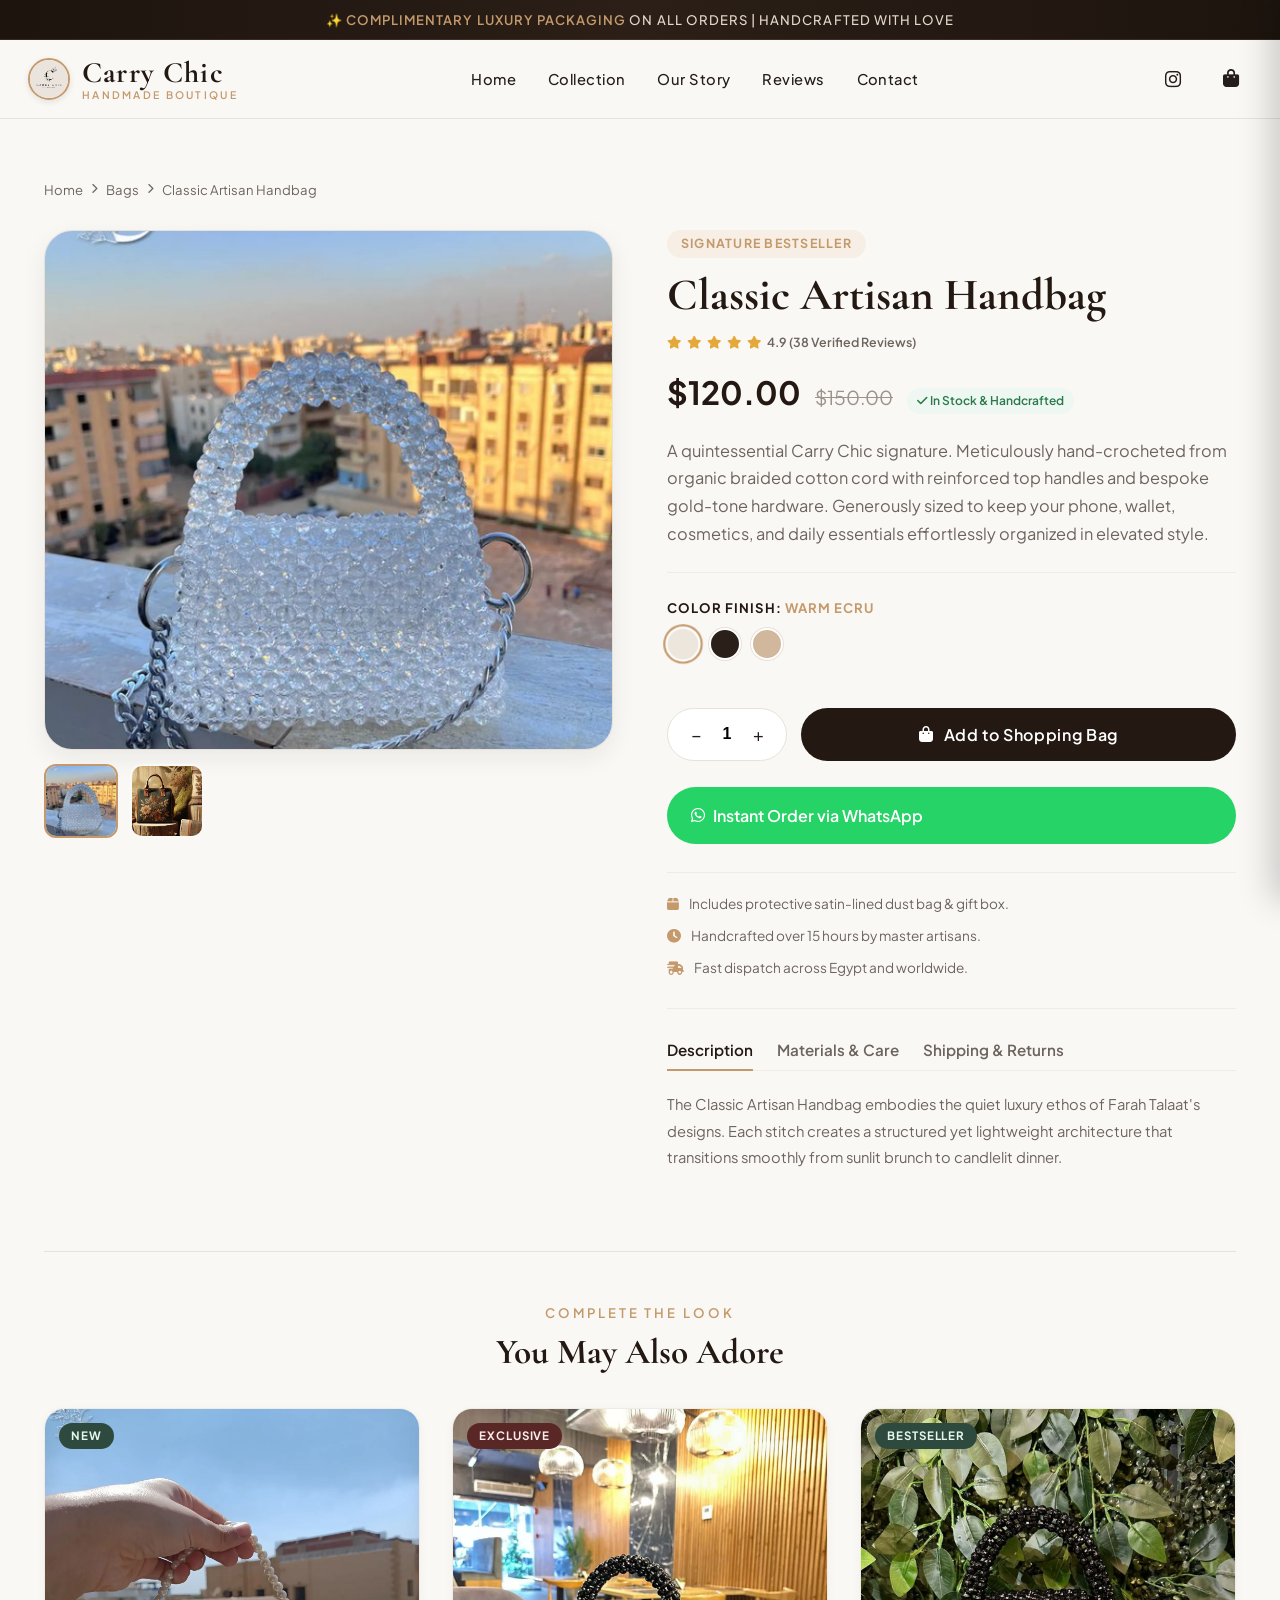
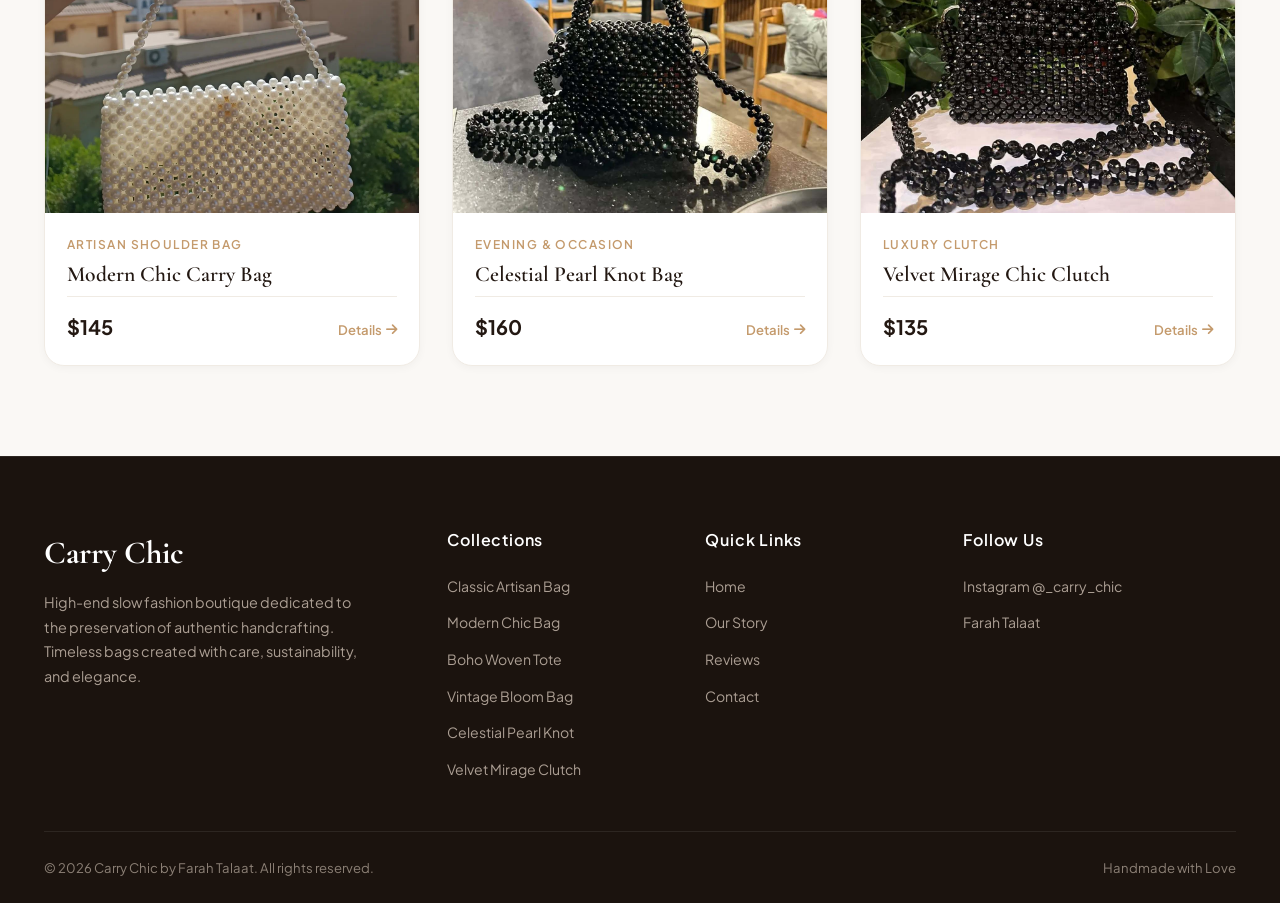
<file: product.html>
<!DOCTYPE html>
<html lang="en">
<head>
    <meta charset="UTF-8">
    <meta name="viewport" content="width=device-width, initial-scale=1.0">
    <title>Classic Artisan Handbag | Carry Chic</title>
    <link rel="icon" type="image/jpeg" href="images/333.jpg">

    <!-- Fonts & Icons -->
    <link rel="preconnect" href="https://fonts.googleapis.com">
    <link rel="preconnect" href="https://fonts.gstatic.com" crossorigin>
    <link href="https://fonts.googleapis.com/css2?family=Cormorant+Garamond:ital,wght@0,400;0,500;0,600;0,700;1,400;1,600&family=Plus+Jakarta+Sans:wght@300;400;500;600;700&display=swap" rel="stylesheet">
    <link rel="stylesheet" href="https://cdnjs.cloudflare.com/ajax/libs/font-awesome/6.5.1/css/all.min.css">
    
    <link rel="stylesheet" href="carrychic.css">
</head>
<body>

    <!-- Announcement Bar -->
    <div class="announcement-bar">
        <span>✨ Complimentary Luxury Packaging</span> on all orders | Handcrafted with Love
    </div>

    <!-- Header -->
    <header class="site-header">
        <div class="nav-container">
            <a href="carrychic.html" class="logo-wrapper">
                <img src="images/333.jpg" alt="Carry Chic Logo" class="brand-logo-img">
                <div class="brand-title">
                    Carry Chic
                    <span class="brand-subtitle">Handmade Boutique</span>
                </div>
            </a>

            <nav>
                <ul class="nav-links">
                    <li><a href="carrychic.html">Home</a></li>
                    <li><a href="carrychic.html#bags">Collection</a></li>
                    <li><a href="carrychic.html#about">Our Story</a></li>
                    <li><a href="carrychic.html#reviews">Reviews</a></li>
                    <li><a href="carrychic.html#contact">Contact</a></li>
                </ul>
            </nav>

            <div class="nav-actions">
                <a href="https://www.instagram.com/_carry_chic/" target="_blank" class="action-btn" title="Follow on Instagram">
                    <i class="fa-brands fa-instagram"></i>
                </a>
                <button class="action-btn" id="open-cart-btn" title="View Shopping Bag">
                    <i class="fa-solid fa-bag-shopping"></i>
                    <span class="cart-count" style="display:none;">0</span>
                </button>
                <button class="mobile-toggle action-btn">
                    <i class="fa-solid fa-bars"></i>
                </button>
            </div>
        </div>
    </header>

    <!-- Product Details Section -->
    <section class="product-detail-section">
        <div class="container">
            <!-- Breadcrumbs -->
            <div class="breadcrumb-nav">
                <a href="carrychic.html">Home</a>
                <i class="fa-solid fa-chevron-right" style="font-size: 0.65rem;"></i>
                <a href="carrychic.html#bags">Bags</a>
                <i class="fa-solid fa-chevron-right" style="font-size: 0.65rem;"></i>
                <span>Classic Artisan Handbag</span>
            </div>

            <div class="product-detail-layout">
                <!-- Gallery -->
                <div class="product-gallery-box">
                    <img src="images/Bag1.png" alt="Classic Artisan Handbag" class="gallery-main-image" id="main-product-img">
                    <div class="gallery-thumbnails">
                        <img src="images/Bag1.png" alt="Angle 1" class="thumb-item active" data-img="images/Bag1.png">
                        <img src="images/wallpaper1.jpg" alt="Detail 2" class="thumb-item" data-img="images/wallpaper1.jpg">
                    </div>
                </div>

                <!-- Product Info Panel -->
                <div class="product-info-panel">
                    <span class="product-meta-badge">Signature Bestseller</span>
                    <h1 class="product-headline">Classic Artisan Handbag</h1>
                    
                    <div class="card-rating" style="margin-bottom: 14px;">
                        <i class="fa-solid fa-star"></i>
                        <i class="fa-solid fa-star"></i>
                        <i class="fa-solid fa-star"></i>
                        <i class="fa-solid fa-star"></i>
                        <i class="fa-solid fa-star"></i>
                        <span class="rating-count" style="color:var(--text-muted); font-weight:600;">4.9 (38 Verified Reviews)</span>
                    </div>

                    <div class="product-pricing-bar">
                        <span class="detail-price">$120.00</span>
                        <span class="detail-original-price">$150.00</span>
                        <span class="stock-pill"><i class="fa-solid fa-check"></i> In Stock & Handcrafted</span>
                    </div>

                    <p class="product-short-desc">
                        A quintessential Carry Chic signature. Meticulously hand-crocheted from organic braided cotton cord with reinforced top handles and bespoke gold-tone hardware. Generously sized to keep your phone, wallet, cosmetics, and daily essentials effortlessly organized in elevated style.
                    </p>

                    <!-- Swatch Selection -->
                    <div class="product-options-row">
                        <label class="option-label">Color Finish: <span id="selected-color-name" style="color:var(--accent); font-weight:700;">Warm Ecru</span></label>
                        <div class="color-swatches">
                            <div class="color-swatch active" style="background-color: #ede6dc;" data-color="Warm Ecru" title="Warm Ecru"></div>
                            <div class="color-swatch" style="background-color: #2b1f1a;" data-color="Espresso Black" title="Espresso Black"></div>
                            <div class="color-swatch" style="background-color: #d1b89d;" data-color="Champagne Beige" title="Champagne Beige"></div>
                        </div>
                    </div>

                    <!-- Quantity & Add to Cart -->
                    <div class="product-purchase-actions">
                        <div class="detail-qty-stepper">
                            <button id="detail-qty-minus">&minus;</button>
                            <input type="text" id="detail-qty-input" value="1" readonly>
                            <button id="detail-qty-plus">&plus;</button>
                        </div>
                        <button class="btn-add-cart-large" id="detail-add-to-cart-btn" data-id="bag-1">
                            <i class="fa-solid fa-bag-shopping"></i> Add to Shopping Bag
                        </button>
                    </div>

                    <a href="https://wa.me/?text=Hello%20Carry%20Chic!%20I%20am%20interested%20in%20ordering%20the%20Classic%20Artisan%20Handbag%20($120)." target="_blank" class="btn-whatsapp-order">
                        <i class="fa-brands fa-whatsapp"></i> Instant Order via WhatsApp
                    </a>

                    <!-- Value Highlights -->
                    <div style="display:flex; flex-direction:column; gap:10px; margin-top:28px; padding-top:20px; border-top:1px solid var(--border-light); font-size:0.85rem; color:var(--text-muted);">
                        <div><i class="fa-solid fa-box" style="color:var(--accent); margin-right:8px;"></i> Includes protective satin-lined dust bag & gift box.</div>
                        <div><i class="fa-solid fa-clock" style="color:var(--accent); margin-right:8px;"></i> Handcrafted over 15 hours by master artisans.</div>
                        <div><i class="fa-solid fa-truck-fast" style="color:var(--accent); margin-right:8px;"></i> Fast dispatch across Egypt and worldwide.</div>
                    </div>

                    <!-- Product Specifications Tabs -->
                    <div class="product-specs-tabs">
                        <div class="specs-tab-nav">
                            <button class="specs-tab-btn active" data-tab="tab-desc">Description</button>
                            <button class="specs-tab-btn" data-tab="tab-materials">Materials & Care</button>
                            <button class="specs-tab-btn" data-tab="tab-shipping">Shipping & Returns</button>
                        </div>
                        <div class="specs-tab-content">
                            <div class="specs-tab-pane" id="tab-desc">
                                <p>The Classic Artisan Handbag embodies the quiet luxury ethos of Farah Talaat's designs. Each stitch creates a structured yet lightweight architecture that transitions smoothly from sunlit brunch to candlelit dinner.</p>
                            </div>
                            <div class="specs-tab-pane" id="tab-materials" style="display:none;">
                                <ul>
                                    <li><strong>Body:</strong> 100% Certified Organic Braided Cotton Cord.</li>
                                    <li><strong>Hardware:</strong> Solid Brushed Brass with Anti-Tarnish Coating.</li>
                                    <li><strong>Care:</strong> Spot clean gently with a damp microfiber cloth. Do not soak. Store inside dust bag.</li>
                                </ul>
                            </div>
                            <div class="specs-tab-pane" id="tab-shipping" style="display:none;">
                                <p>Standard domestic shipping takes 2-3 business days. Free shipping unlocked on orders of $200 or more. 14-day hassle-free return and exchange policy on all standard orders.</p>
                            </div>
                        </div>
                    </div>
                </div>
            </div>

            <!-- Related Products Section -->
            <div style="margin-top: 80px; padding-top: 50px; border-top: 1px solid var(--border);">
                <div class="section-header" style="margin-bottom: 35px;">
                    <span class="section-subtitle">Complete The Look</span>
                    <h3 class="section-title" style="font-size:2.2rem;">You May Also Adore</h3>
                </div>

                <div class="products-grid">
                    <div class="product-card">
                        <div class="card-image-box">
                            <span class="card-badge badge-green">New</span>
                            <a href="product2.html"><img src="images/Bag2.jpg" alt="Modern Chic Carry Bag"></a>
                            <div class="card-overlay-actions">
                                <button class="quick-add-btn" onclick="addToCartById('bag-2')">
                                    <i class="fa-solid fa-bag-shopping"></i> Add to Cart
                                </button>
                            </div>
                        </div>
                        <div class="card-content">
                            <span class="card-category">Artisan Shoulder Bag</span>
                            <h3 class="card-title"><a href="product2.html">Modern Chic Carry Bag</a></h3>
                            <div class="card-bottom">
                                <span class="current-price">$145</span>
                                <a href="product2.html" class="view-details-link">Details <i class="fa-solid fa-arrow-right"></i></a>
                            </div>
                        </div>
                    </div>

                    <div class="product-card">
                        <div class="card-image-box">
                            <span class="card-badge badge-wine">Exclusive</span>
                            <a href="product5.html"><img src="images/Bag5.jpg" alt="Celestial Pearl Knot Bag"></a>
                            <div class="card-overlay-actions">
                                <button class="quick-add-btn" onclick="addToCartById('bag-5')">
                                    <i class="fa-solid fa-bag-shopping"></i> Add to Cart
                                </button>
                            </div>
                        </div>
                        <div class="card-content">
                            <span class="card-category">Evening & Occasion</span>
                            <h3 class="card-title"><a href="product5.html">Celestial Pearl Knot Bag</a></h3>
                            <div class="card-bottom">
                                <span class="current-price">$160</span>
                                <a href="product5.html" class="view-details-link">Details <i class="fa-solid fa-arrow-right"></i></a>
                            </div>
                        </div>
                    </div>

                    <div class="product-card">
                        <div class="card-image-box">
                            <span class="card-badge badge-green">Bestseller</span>
                            <a href="product6.html"><img src="images/Bag6.jpg" alt="Velvet Mirage Chic Clutch"></a>
                            <div class="card-overlay-actions">
                                <button class="quick-add-btn" onclick="addToCartById('bag-6')">
                                    <i class="fa-solid fa-bag-shopping"></i> Add to Cart
                                </button>
                            </div>
                        </div>
                        <div class="card-content">
                            <span class="card-category">Luxury Clutch</span>
                            <h3 class="card-title"><a href="product6.html">Velvet Mirage Chic Clutch</a></h3>
                            <div class="card-bottom">
                                <span class="current-price">$135</span>
                                <a href="product6.html" class="view-details-link">Details <i class="fa-solid fa-arrow-right"></i></a>
                            </div>
                        </div>
                    </div>
                </div>
            </div>
        </div>
    </section>

    <!-- Site Footer -->
    <footer class="site-footer">
        <div class="container">
            <div class="footer-top">
                <div class="footer-brand">
                    <h2>Carry Chic</h2>
                    <p>High-end slow fashion boutique dedicated to the preservation of authentic handcrafting. Timeless bags created with care, sustainability, and elegance.</p>
                </div>
                <div class="footer-col">
                    <h4>Collections</h4>
                    <ul class="footer-links">
                        <li><a href="product.html">Classic Artisan Bag</a></li>
                        <li><a href="product2.html">Modern Chic Bag</a></li>
                        <li><a href="product3.html">Boho Woven Tote</a></li>
                        <li><a href="product4.html">Vintage Bloom Bag</a></li>
                        <li><a href="product5.html">Celestial Pearl Knot</a></li>
                        <li><a href="product6.html">Velvet Mirage Clutch</a></li>
                    </ul>
                </div>
                <div class="footer-col">
                    <h4>Quick Links</h4>
                    <ul class="footer-links">
                        <li><a href="carrychic.html">Home</a></li>
                        <li><a href="carrychic.html#about">Our Story</a></li>
                        <li><a href="carrychic.html#reviews">Reviews</a></li>
                        <li><a href="carrychic.html#contact">Contact</a></li>
                    </ul>
                </div>
                <div class="footer-col">
                    <h4>Follow Us</h4>
                    <ul class="footer-links">
                        <li><a href="https://www.instagram.com/_carry_chic/" target="_blank">Instagram @_carry_chic</a></li>
                        <li><a href="https://www.instagram.com/farah.talaat.f/" target="_blank">Farah Talaat</a></li>
                    </ul>
                </div>
            </div>
            <div class="footer-bottom">
                <div>&copy; 2026 Carry Chic by Farah Talaat. All rights reserved.</div>
                <div>Handmade with Love</div>
            </div>
        </div>
    </footer>

    <!-- Slide-out Shopping Cart Drawer -->
    <div class="cart-drawer-overlay" id="cart-drawer-overlay"></div>
    <aside class="cart-drawer" id="cart-drawer">
        <div class="cart-drawer-header">
            <h3><i class="fa-solid fa-bag-shopping"></i> Shopping Bag</h3>
            <button class="close-drawer-btn" id="close-drawer-btn">&times;</button>
        </div>
        <div class="free-shipping-progress">
            <span id="free-shipping-text">Add more to unlock FREE Shipping!</span>
            <div class="progress-track"><div class="progress-fill" id="free-shipping-fill"></div></div>
        </div>
        <div class="cart-items-container" id="cart-items-container"></div>
        <div class="cart-drawer-footer">
            <div class="cart-summary-row"><span>Subtotal</span><span id="cart-subtotal">$0.00</span></div>
            <div class="cart-summary-row"><span>Estimated Shipping</span><span id="cart-shipping">$0.00</span></div>
            <div class="cart-summary-row cart-summary-total"><span>Total Amount</span><span id="cart-total">$0.00</span></div>
            <button class="checkout-btn" id="checkout-drawer-btn"><i class="fa-solid fa-lock"></i> Proceed to Checkout</button>
        </div>
    </aside>

    <!-- Checkout Modal -->
    <div class="checkout-modal-overlay" id="checkout-modal-overlay">
        <div class="checkout-modal-card">
            <button class="close-modal-btn" id="close-modal-btn">&times;</button>
            <h3 style="font-family:var(--font-serif); font-size:2rem; color:var(--primary); margin-bottom:6px;">Complete Your Order</h3>
            <p style="font-size:0.88rem; color:var(--text-muted); margin-bottom:20px;">Review items and delivery information.</p>
            <div style="background:var(--bg-surface); border-radius:var(--radius-md); padding:16px; margin-bottom:20px;">
                <h5 style="font-size:0.8rem; text-transform:uppercase; letter-spacing:0.08em; color:var(--accent); margin-bottom:10px;">Order Summary</h5>
                <div id="modal-summary-items"></div>
                <div style="display:flex; justify-content:space-between; margin-top:10px; padding-top:10px; border-top:1px dashed var(--border); font-weight:700; font-size:1.1rem; color:var(--primary);">
                    <span>Total Due:</span>
                    <span id="modal-total-amount">$0.00</span>
                </div>
            </div>
            <form id="checkout-order-form">
                <div class="form-group" style="margin-bottom:14px;"><label>Full Name</label><input type="text" name="customer_name" class="form-control" placeholder="Your full name" required></div>
                <div class="form-group-row" style="margin-bottom:14px;">
                    <div class="form-group"><label>Phone / WhatsApp</label><input type="tel" name="customer_phone" class="form-control" placeholder="+20 100 000 0000" required></div>
                    <div class="form-group"><label>Delivery City</label><input type="text" name="customer_city" class="form-control" placeholder="City" required></div>
                </div>
                <div class="form-group" style="margin-bottom:14px;"><label>Delivery Address</label><input type="text" name="customer_address" class="form-control" placeholder="Street, Building, Flat" required></div>
                <div class="form-group" style="margin-bottom:14px;">
                    <label>Payment Method</label>
                    <select name="payment_method" class="form-control">
                        <option value="Cash on Delivery">Cash on Delivery (COD)</option>
                        <option value="InstaPay / Mobile Wallet">InstaPay / Mobile Wallet</option>
                        <option value="Credit / Debit Card">Credit / Debit Card</option>
                    </select>
                </div>
                <button type="submit" class="checkout-btn"><i class="fa-solid fa-check"></i> Confirm & Place Order</button>
            </form>
        </div>
    </div>

    <!-- Scripts -->
    <script src="carrychic.js"></script>
    <script src="product.js"></script>
</body>
</html>
</file>
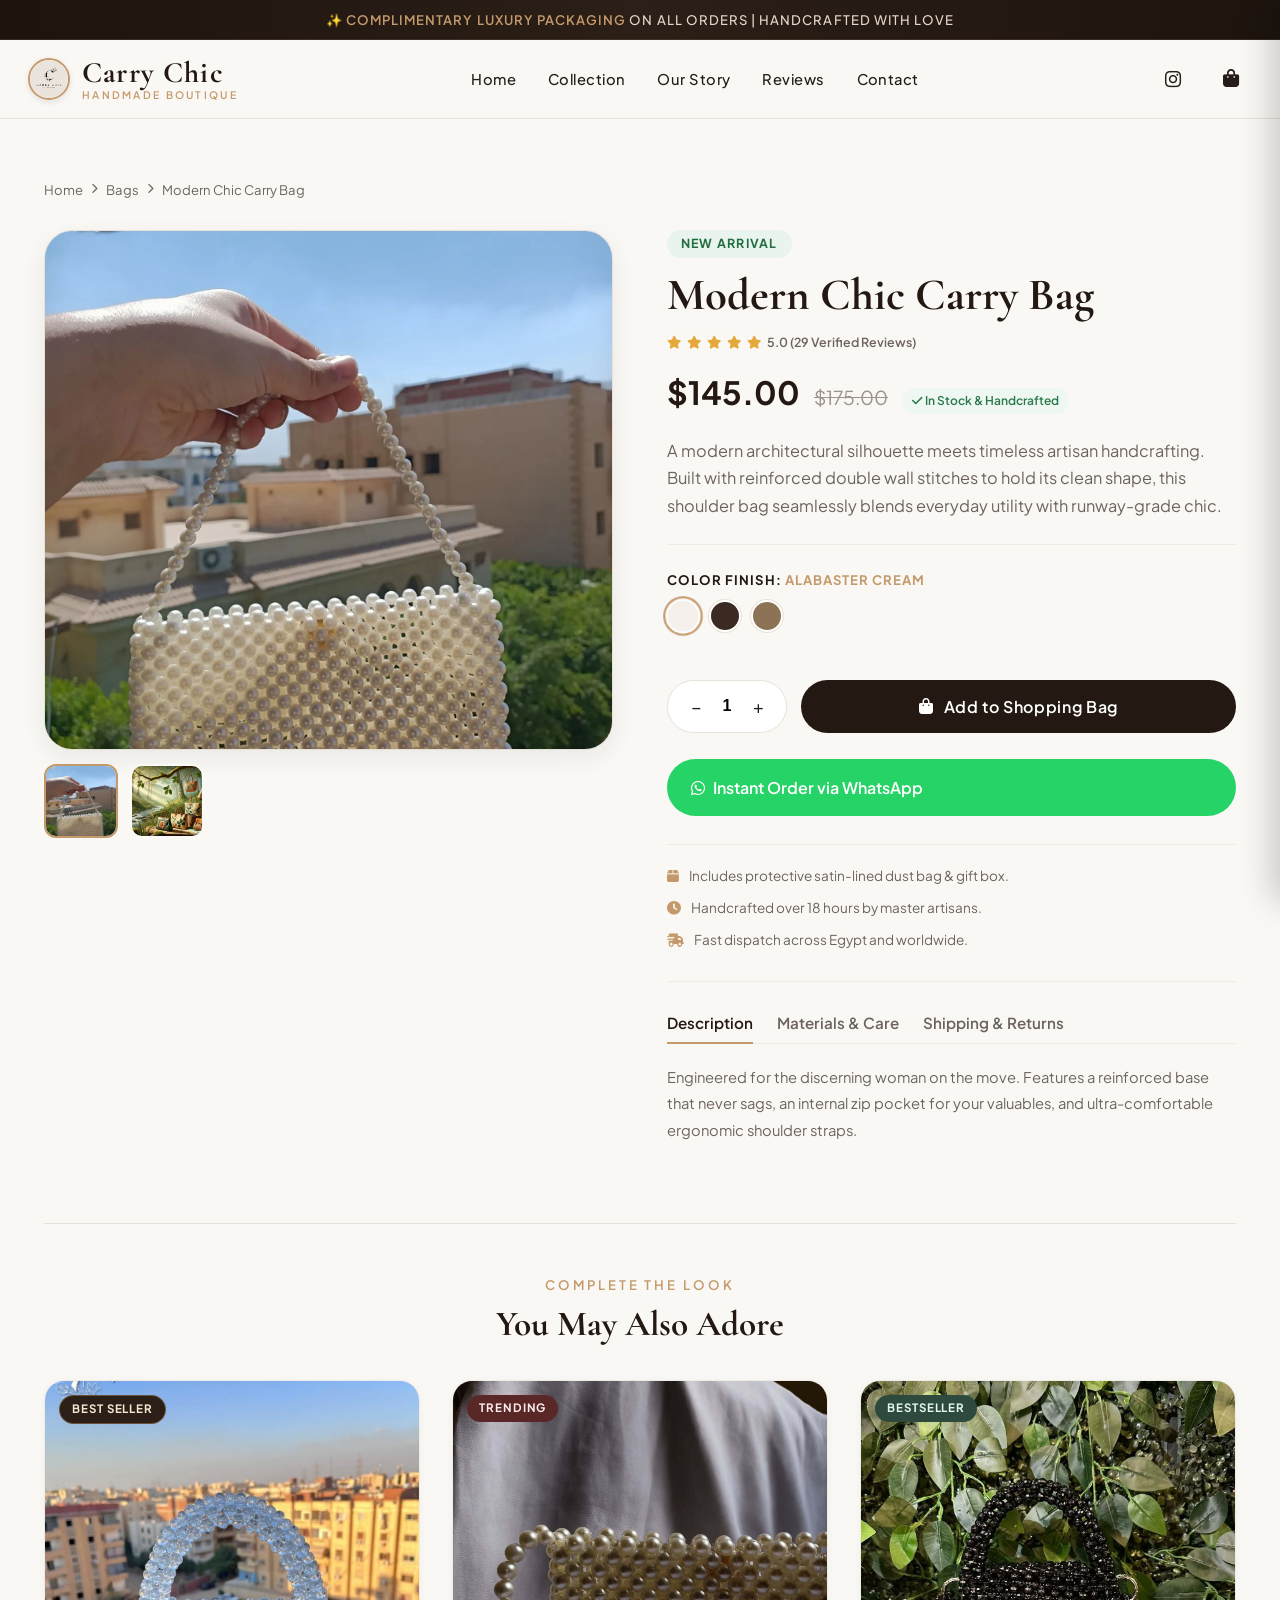
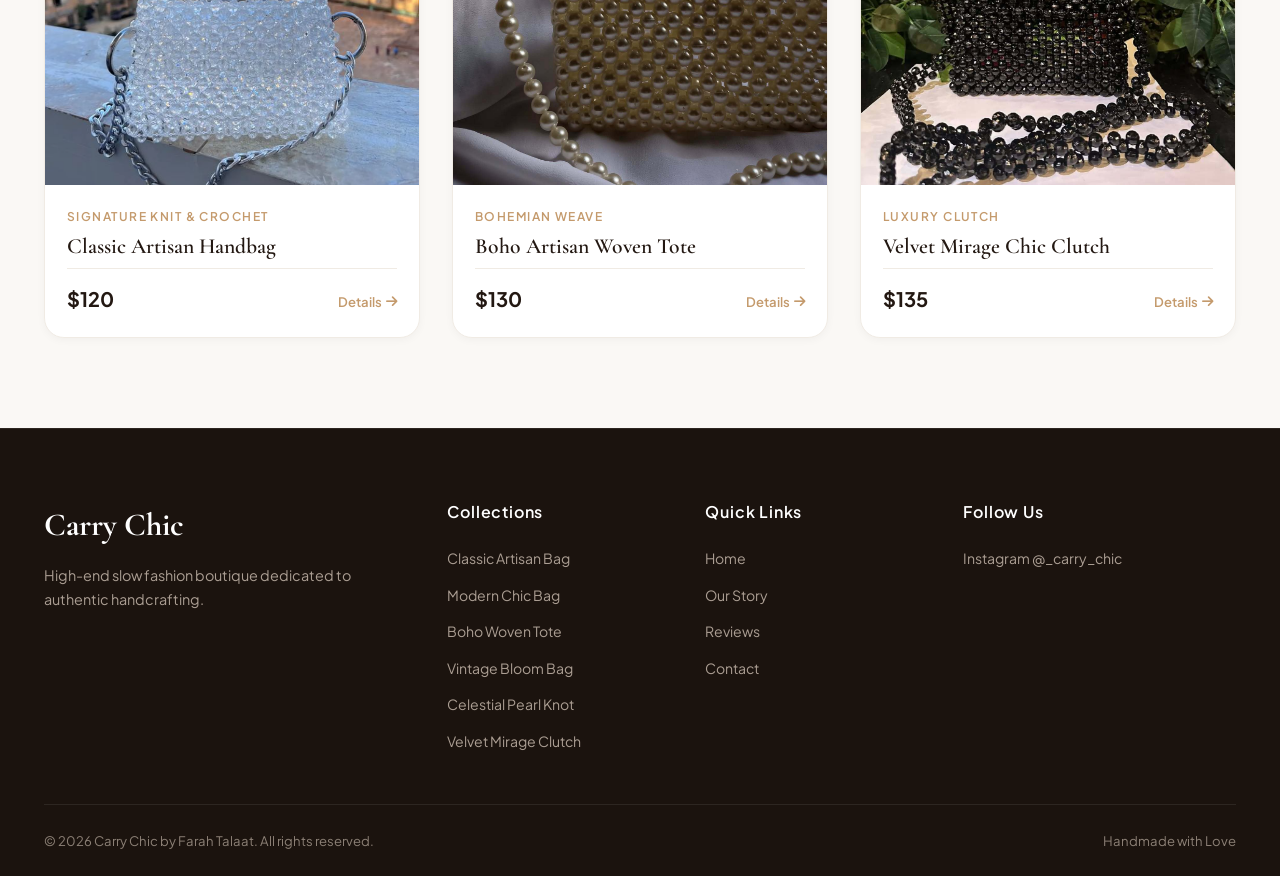
<file: product2.html>
<!DOCTYPE html>
<html lang="en">
<head>
    <meta charset="UTF-8">
    <meta name="viewport" content="width=device-width, initial-scale=1.0">
    <title>Modern Chic Carry Bag | Carry Chic</title>
    <link rel="icon" type="image/jpeg" href="images/333.jpg">

    <link rel="preconnect" href="https://fonts.googleapis.com">
    <link rel="preconnect" href="https://fonts.gstatic.com" crossorigin>
    <link href="https://fonts.googleapis.com/css2?family=Cormorant+Garamond:ital,wght@0,400;0,500;0,600;0,700;1,400;1,600&family=Plus+Jakarta+Sans:wght@300;400;500;600;700&display=swap" rel="stylesheet">
    <link rel="stylesheet" href="https://cdnjs.cloudflare.com/ajax/libs/font-awesome/6.5.1/css/all.min.css">
    
    <link rel="stylesheet" href="carrychic.css">
</head>
<body>

    <div class="announcement-bar">
        <span>✨ Complimentary Luxury Packaging</span> on all orders | Handcrafted with Love
    </div>

    <header class="site-header">
        <div class="nav-container">
            <a href="carrychic.html" class="logo-wrapper">
                <img src="images/333.jpg" alt="Carry Chic Logo" class="brand-logo-img">
                <div class="brand-title">
                    Carry Chic
                    <span class="brand-subtitle">Handmade Boutique</span>
                </div>
            </a>

            <nav>
                <ul class="nav-links">
                    <li><a href="carrychic.html">Home</a></li>
                    <li><a href="carrychic.html#bags">Collection</a></li>
                    <li><a href="carrychic.html#about">Our Story</a></li>
                    <li><a href="carrychic.html#reviews">Reviews</a></li>
                    <li><a href="carrychic.html#contact">Contact</a></li>
                </ul>
            </nav>

            <div class="nav-actions">
                <a href="https://www.instagram.com/_carry_chic/" target="_blank" class="action-btn" title="Follow on Instagram">
                    <i class="fa-brands fa-instagram"></i>
                </a>
                <button class="action-btn" id="open-cart-btn" title="View Shopping Bag">
                    <i class="fa-solid fa-bag-shopping"></i>
                    <span class="cart-count" style="display:none;">0</span>
                </button>
                <button class="mobile-toggle action-btn">
                    <i class="fa-solid fa-bars"></i>
                </button>
            </div>
        </div>
    </header>

    <section class="product-detail-section">
        <div class="container">
            <div class="breadcrumb-nav">
                <a href="carrychic.html">Home</a>
                <i class="fa-solid fa-chevron-right" style="font-size: 0.65rem;"></i>
                <a href="carrychic.html#bags">Bags</a>
                <i class="fa-solid fa-chevron-right" style="font-size: 0.65rem;"></i>
                <span>Modern Chic Carry Bag</span>
            </div>

            <div class="product-detail-layout">
                <div class="product-gallery-box">
                    <img src="images/Bag2.jpg" alt="Modern Chic Carry Bag" class="gallery-main-image" id="main-product-img">
                    <div class="gallery-thumbnails">
                        <img src="images/Bag2.jpg" alt="Angle 1" class="thumb-item active" data-img="images/Bag2.jpg">
                        <img src="images/wallpaper2.jpg" alt="Detail 2" class="thumb-item" data-img="images/wallpaper2.jpg">
                    </div>
                </div>

                <div class="product-info-panel">
                    <span class="product-meta-badge" style="background:#e8f4ed; color:#236e40;">New Arrival</span>
                    <h1 class="product-headline">Modern Chic Carry Bag</h1>
                    
                    <div class="card-rating" style="margin-bottom: 14px;">
                        <i class="fa-solid fa-star"></i>
                        <i class="fa-solid fa-star"></i>
                        <i class="fa-solid fa-star"></i>
                        <i class="fa-solid fa-star"></i>
                        <i class="fa-solid fa-star"></i>
                        <span class="rating-count" style="color:var(--text-muted); font-weight:600;">5.0 (29 Verified Reviews)</span>
                    </div>

                    <div class="product-pricing-bar">
                        <span class="detail-price">$145.00</span>
                        <span class="detail-original-price">$175.00</span>
                        <span class="stock-pill"><i class="fa-solid fa-check"></i> In Stock & Handcrafted</span>
                    </div>

                    <p class="product-short-desc">
                        A modern architectural silhouette meets timeless artisan handcrafting. Built with reinforced double wall stitches to hold its clean shape, this shoulder bag seamlessly blends everyday utility with runway-grade chic.
                    </p>

                    <div class="product-options-row">
                        <label class="option-label">Color Finish: <span id="selected-color-name" style="color:var(--accent); font-weight:700;">Alabaster Cream</span></label>
                        <div class="color-swatches">
                            <div class="color-swatch active" style="background-color: #f5f0eb;" data-color="Alabaster Cream" title="Alabaster Cream"></div>
                            <div class="color-swatch" style="background-color: #3b2a21;" data-color="Rich Chocolate" title="Rich Chocolate"></div>
                            <div class="color-swatch" style="background-color: #8c7355;" data-color="Tuscan Tan" title="Tuscan Tan"></div>
                        </div>
                    </div>

                    <div class="product-purchase-actions">
                        <div class="detail-qty-stepper">
                            <button id="detail-qty-minus">&minus;</button>
                            <input type="text" id="detail-qty-input" value="1" readonly>
                            <button id="detail-qty-plus">&plus;</button>
                        </div>
                        <button class="btn-add-cart-large" id="detail-add-to-cart-btn" data-id="bag-2">
                            <i class="fa-solid fa-bag-shopping"></i> Add to Shopping Bag
                        </button>
                    </div>

                    <a href="https://wa.me/?text=Hello%20Carry%20Chic!%20I%20am%20interested%20in%20ordering%20the%20Modern%20Chic%20Carry%20Bag%20($145)." target="_blank" class="btn-whatsapp-order">
                        <i class="fa-brands fa-whatsapp"></i> Instant Order via WhatsApp
                    </a>

                    <div style="display:flex; flex-direction:column; gap:10px; margin-top:28px; padding-top:20px; border-top:1px solid var(--border-light); font-size:0.85rem; color:var(--text-muted);">
                        <div><i class="fa-solid fa-box" style="color:var(--accent); margin-right:8px;"></i> Includes protective satin-lined dust bag & gift box.</div>
                        <div><i class="fa-solid fa-clock" style="color:var(--accent); margin-right:8px;"></i> Handcrafted over 18 hours by master artisans.</div>
                        <div><i class="fa-solid fa-truck-fast" style="color:var(--accent); margin-right:8px;"></i> Fast dispatch across Egypt and worldwide.</div>
                    </div>

                    <div class="product-specs-tabs">
                        <div class="specs-tab-nav">
                            <button class="specs-tab-btn active" data-tab="tab-desc">Description</button>
                            <button class="specs-tab-btn" data-tab="tab-materials">Materials & Care</button>
                            <button class="specs-tab-btn" data-tab="tab-shipping">Shipping & Returns</button>
                        </div>
                        <div class="specs-tab-content">
                            <div class="specs-tab-pane" id="tab-desc">
                                <p>Engineered for the discerning woman on the move. Features a reinforced base that never sags, an internal zip pocket for your valuables, and ultra-comfortable ergonomic shoulder straps.</p>
                            </div>
                            <div class="specs-tab-pane" id="tab-materials" style="display:none;">
                                <ul>
                                    <li><strong>Yarn:</strong> High-density eco macramé cotton weave.</li>
                                    <li><strong>Interior:</strong> Smooth peach-skin waterproof lining.</li>
                                    <li><strong>Hardware:</strong> 18K gold-finished zinc alloy buckles.</li>
                                </ul>
                            </div>
                            <div class="specs-tab-pane" id="tab-shipping" style="display:none;">
                                <p>Ships securely packed in our signature magnetic keepsake box within 2 business days.</p>
                            </div>
                        </div>
                    </div>
                </div>
            </div>

            <!-- Related Products Section -->
            <div style="margin-top: 80px; padding-top: 50px; border-top: 1px solid var(--border);">
                <div class="section-header" style="margin-bottom: 35px;">
                    <span class="section-subtitle">Complete The Look</span>
                    <h3 class="section-title" style="font-size:2.2rem;">You May Also Adore</h3>
                </div>

                <div class="products-grid">
                    <div class="product-card">
                        <div class="card-image-box">
                            <span class="card-badge badge-gold">Best Seller</span>
                            <a href="product.html"><img src="images/Bag1.png" alt="Classic Artisan Handbag"></a>
                            <div class="card-overlay-actions">
                                <button class="quick-add-btn" onclick="addToCartById('bag-1')">
                                    <i class="fa-solid fa-bag-shopping"></i> Add to Cart
                                </button>
                            </div>
                        </div>
                        <div class="card-content">
                            <span class="card-category">Signature Knit & Crochet</span>
                            <h3 class="card-title"><a href="product.html">Classic Artisan Handbag</a></h3>
                            <div class="card-bottom">
                                <span class="current-price">$120</span>
                                <a href="product.html" class="view-details-link">Details <i class="fa-solid fa-arrow-right"></i></a>
                            </div>
                        </div>
                    </div>

                    <div class="product-card">
                        <div class="card-image-box">
                            <span class="card-badge badge-wine">Trending</span>
                            <a href="product3.html"><img src="images/Bag3.jpg" alt="Boho Artisan Woven Tote"></a>
                            <div class="card-overlay-actions">
                                <button class="quick-add-btn" onclick="addToCartById('bag-3')">
                                    <i class="fa-solid fa-bag-shopping"></i> Add to Cart
                                </button>
                            </div>
                        </div>
                        <div class="card-content">
                            <span class="card-category">Bohemian Weave</span>
                            <h3 class="card-title"><a href="product3.html">Boho Artisan Woven Tote</a></h3>
                            <div class="card-bottom">
                                <span class="current-price">$130</span>
                                <a href="product3.html" class="view-details-link">Details <i class="fa-solid fa-arrow-right"></i></a>
                            </div>
                        </div>
                    </div>

                    <div class="product-card">
                        <div class="card-image-box">
                            <span class="card-badge badge-green">Bestseller</span>
                            <a href="product6.html"><img src="images/Bag6.jpg" alt="Velvet Mirage Chic Clutch"></a>
                            <div class="card-overlay-actions">
                                <button class="quick-add-btn" onclick="addToCartById('bag-6')">
                                    <i class="fa-solid fa-bag-shopping"></i> Add to Cart
                                </button>
                            </div>
                        </div>
                        <div class="card-content">
                            <span class="card-category">Luxury Clutch</span>
                            <h3 class="card-title"><a href="product6.html">Velvet Mirage Chic Clutch</a></h3>
                            <div class="card-bottom">
                                <span class="current-price">$135</span>
                                <a href="product6.html" class="view-details-link">Details <i class="fa-solid fa-arrow-right"></i></a>
                            </div>
                        </div>
                    </div>
                </div>
            </div>
        </div>
    </section>

    <!-- Footer, Drawer & Modal -->
    <footer class="site-footer">
        <div class="container">
            <div class="footer-top">
                <div class="footer-brand">
                    <h2>Carry Chic</h2>
                    <p>High-end slow fashion boutique dedicated to authentic handcrafting.</p>
                </div>
                <div class="footer-col">
                    <h4>Collections</h4>
                    <ul class="footer-links">
                        <li><a href="product.html">Classic Artisan Bag</a></li>
                        <li><a href="product2.html">Modern Chic Bag</a></li>
                        <li><a href="product3.html">Boho Woven Tote</a></li>
                        <li><a href="product4.html">Vintage Bloom Bag</a></li>
                        <li><a href="product5.html">Celestial Pearl Knot</a></li>
                        <li><a href="product6.html">Velvet Mirage Clutch</a></li>
                    </ul>
                </div>
                <div class="footer-col">
                    <h4>Quick Links</h4>
                    <ul class="footer-links">
                        <li><a href="carrychic.html">Home</a></li>
                        <li><a href="carrychic.html#about">Our Story</a></li>
                        <li><a href="carrychic.html#reviews">Reviews</a></li>
                        <li><a href="carrychic.html#contact">Contact</a></li>
                    </ul>
                </div>
                <div class="footer-col">
                    <h4>Follow Us</h4>
                    <ul class="footer-links">
                        <li><a href="https://www.instagram.com/_carry_chic/" target="_blank">Instagram @_carry_chic</a></li>
                    </ul>
                </div>
            </div>
            <div class="footer-bottom">
                <div>&copy; 2026 Carry Chic by Farah Talaat. All rights reserved.</div>
                <div>Handmade with Love</div>
            </div>
        </div>
    </footer>

    <!-- Cart Drawer & Modal -->
    <div class="cart-drawer-overlay" id="cart-drawer-overlay"></div>
    <aside class="cart-drawer" id="cart-drawer">
        <div class="cart-drawer-header">
            <h3><i class="fa-solid fa-bag-shopping"></i> Shopping Bag</h3>
            <button class="close-drawer-btn" id="close-drawer-btn">&times;</button>
        </div>
        <div class="free-shipping-progress">
            <span id="free-shipping-text">Add more to unlock FREE Shipping!</span>
            <div class="progress-track"><div class="progress-fill" id="free-shipping-fill"></div></div>
        </div>
        <div class="cart-items-container" id="cart-items-container"></div>
        <div class="cart-drawer-footer">
            <div class="cart-summary-row"><span>Subtotal</span><span id="cart-subtotal">$0.00</span></div>
            <div class="cart-summary-row"><span>Estimated Shipping</span><span id="cart-shipping">$0.00</span></div>
            <div class="cart-summary-row cart-summary-total"><span>Total Amount</span><span id="cart-total">$0.00</span></div>
            <button class="checkout-btn" id="checkout-drawer-btn"><i class="fa-solid fa-lock"></i> Proceed to Checkout</button>
        </div>
    </aside>

    <div class="checkout-modal-overlay" id="checkout-modal-overlay">
        <div class="checkout-modal-card">
            <button class="close-modal-btn" id="close-modal-btn">&times;</button>
            <h3 style="font-family:var(--font-serif); font-size:2rem; color:var(--primary); margin-bottom:6px;">Complete Your Order</h3>
            <div style="background:var(--bg-surface); border-radius:var(--radius-md); padding:16px; margin-bottom:20px;">
                <h5 style="font-size:0.8rem; text-transform:uppercase; letter-spacing:0.08em; color:var(--accent); margin-bottom:10px;">Order Summary</h5>
                <div id="modal-summary-items"></div>
                <div style="display:flex; justify-content:space-between; margin-top:10px; padding-top:10px; border-top:1px dashed var(--border); font-weight:700; font-size:1.1rem; color:var(--primary);">
                    <span>Total Due:</span>
                    <span id="modal-total-amount">$0.00</span>
                </div>
            </div>
            <form id="checkout-order-form">
                <div class="form-group" style="margin-bottom:14px;"><label>Full Name</label><input type="text" name="customer_name" class="form-control" required></div>
                <div class="form-group-row" style="margin-bottom:14px;">
                    <div class="form-group"><label>Phone / WhatsApp</label><input type="tel" name="customer_phone" class="form-control" required></div>
                    <div class="form-group"><label>Delivery City</label><input type="text" name="customer_city" class="form-control" required></div>
                </div>
                <div class="form-group" style="margin-bottom:14px;"><label>Delivery Address</label><input type="text" name="customer_address" class="form-control" required></div>
                <div class="form-group" style="margin-bottom:14px;">
                    <label>Payment Method</label>
                    <select name="payment_method" class="form-control">
                        <option value="Cash on Delivery">Cash on Delivery (COD)</option>
                        <option value="InstaPay / Mobile Wallet">InstaPay / Mobile Wallet</option>
                        <option value="Credit / Debit Card">Credit / Debit Card</option>
                    </select>
                </div>
                <button type="submit" class="checkout-btn"><i class="fa-solid fa-check"></i> Confirm & Place Order</button>
            </form>
        </div>
    </div>

    <script src="carrychic.js"></script>
    <script src="product.js"></script>
</body>
</html>
</file>
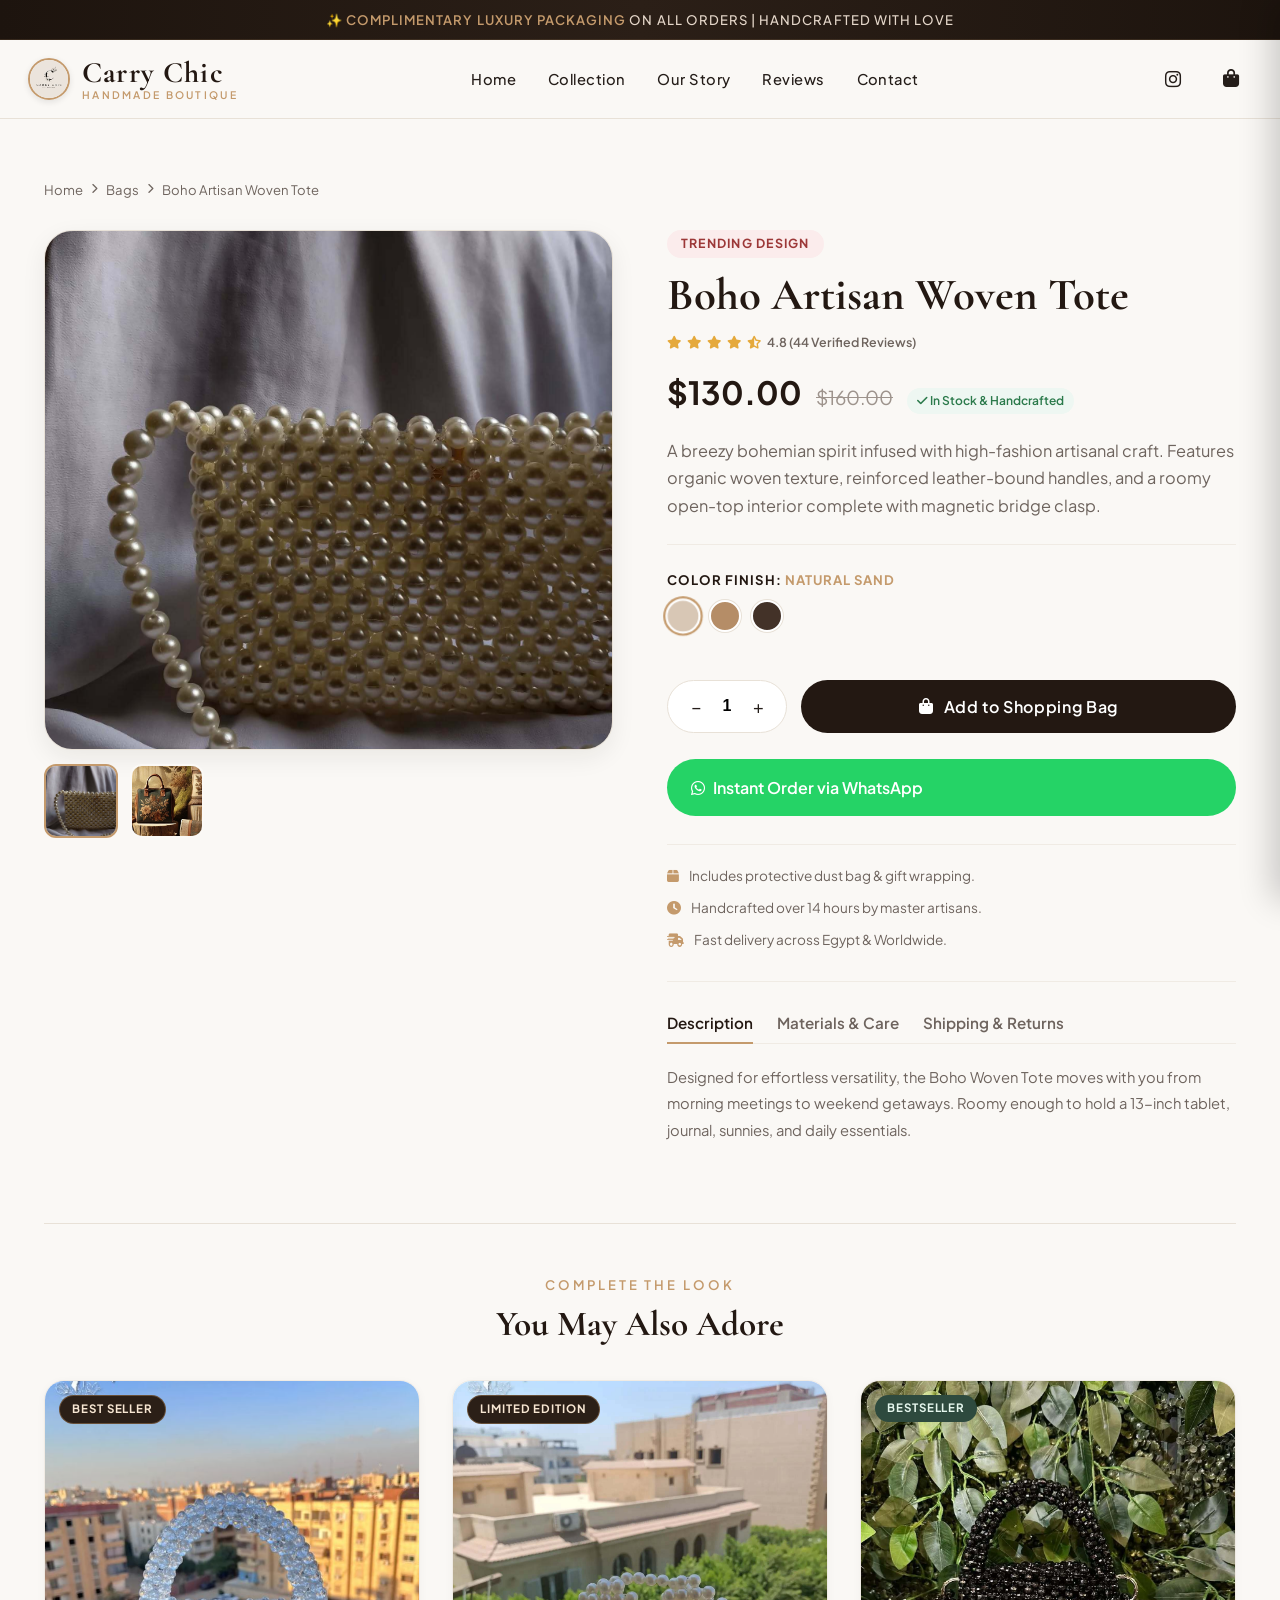
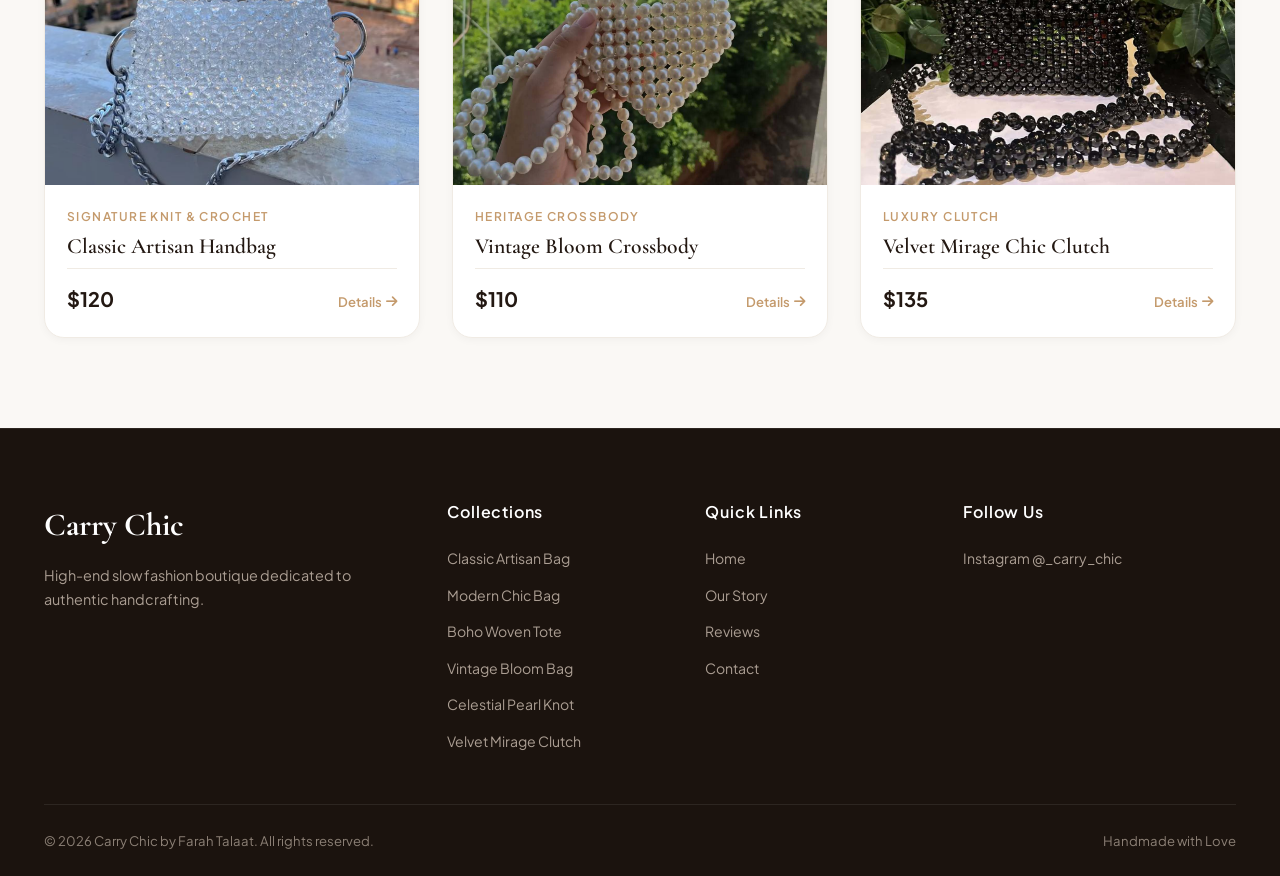
<file: product3.html>
<!DOCTYPE html>
<html lang="en">
<head>
    <meta charset="UTF-8">
    <meta name="viewport" content="width=device-width, initial-scale=1.0">
    <title>Boho Artisan Woven Tote | Carry Chic</title>
    <link rel="icon" type="image/jpeg" href="images/333.jpg">

    <link rel="preconnect" href="https://fonts.googleapis.com">
    <link rel="preconnect" href="https://fonts.gstatic.com" crossorigin>
    <link href="https://fonts.googleapis.com/css2?family=Cormorant+Garamond:ital,wght@0,400;0,500;0,600;0,700;1,400;1,600&family=Plus+Jakarta+Sans:wght@300;400;500;600;700&display=swap" rel="stylesheet">
    <link rel="stylesheet" href="https://cdnjs.cloudflare.com/ajax/libs/font-awesome/6.5.1/css/all.min.css">
    
    <link rel="stylesheet" href="carrychic.css">
</head>
<body>

    <div class="announcement-bar">
        <span>✨ Complimentary Luxury Packaging</span> on all orders | Handcrafted with Love
    </div>

    <header class="site-header">
        <div class="nav-container">
            <a href="carrychic.html" class="logo-wrapper">
                <img src="images/333.jpg" alt="Carry Chic Logo" class="brand-logo-img">
                <div class="brand-title">
                    Carry Chic
                    <span class="brand-subtitle">Handmade Boutique</span>
                </div>
            </a>

            <nav>
                <ul class="nav-links">
                    <li><a href="carrychic.html">Home</a></li>
                    <li><a href="carrychic.html#bags">Collection</a></li>
                    <li><a href="carrychic.html#about">Our Story</a></li>
                    <li><a href="carrychic.html#reviews">Reviews</a></li>
                    <li><a href="carrychic.html#contact">Contact</a></li>
                </ul>
            </nav>

            <div class="nav-actions">
                <a href="https://www.instagram.com/_carry_chic/" target="_blank" class="action-btn" title="Follow on Instagram">
                    <i class="fa-brands fa-instagram"></i>
                </a>
                <button class="action-btn" id="open-cart-btn" title="View Shopping Bag">
                    <i class="fa-solid fa-bag-shopping"></i>
                    <span class="cart-count" style="display:none;">0</span>
                </button>
                <button class="mobile-toggle action-btn">
                    <i class="fa-solid fa-bars"></i>
                </button>
            </div>
        </div>
    </header>

    <section class="product-detail-section">
        <div class="container">
            <div class="breadcrumb-nav">
                <a href="carrychic.html">Home</a>
                <i class="fa-solid fa-chevron-right" style="font-size: 0.65rem;"></i>
                <a href="carrychic.html#bags">Bags</a>
                <i class="fa-solid fa-chevron-right" style="font-size: 0.65rem;"></i>
                <span>Boho Artisan Woven Tote</span>
            </div>

            <div class="product-detail-layout">
                <div class="product-gallery-box">
                    <img src="images/Bag3.jpg" alt="Boho Artisan Woven Tote" class="gallery-main-image" id="main-product-img">
                    <div class="gallery-thumbnails">
                        <img src="images/Bag3.jpg" alt="Angle 1" class="thumb-item active" data-img="images/Bag3.jpg">
                        <img src="images/wallpaper1.jpg" alt="Detail 2" class="thumb-item" data-img="images/wallpaper1.jpg">
                    </div>
                </div>

                <div class="product-info-panel">
                    <span class="product-meta-badge" style="background:#fbecec; color:#9c3838;">Trending Design</span>
                    <h1 class="product-headline">Boho Artisan Woven Tote</h1>
                    
                    <div class="card-rating" style="margin-bottom: 14px;">
                        <i class="fa-solid fa-star"></i>
                        <i class="fa-solid fa-star"></i>
                        <i class="fa-solid fa-star"></i>
                        <i class="fa-solid fa-star"></i>
                        <i class="fa-solid fa-star-half-stroke"></i>
                        <span class="rating-count" style="color:var(--text-muted); font-weight:600;">4.8 (44 Verified Reviews)</span>
                    </div>

                    <div class="product-pricing-bar">
                        <span class="detail-price">$130.00</span>
                        <span class="detail-original-price">$160.00</span>
                        <span class="stock-pill"><i class="fa-solid fa-check"></i> In Stock & Handcrafted</span>
                    </div>

                    <p class="product-short-desc">
                        A breezy bohemian spirit infused with high-fashion artisanal craft. Features organic woven texture, reinforced leather-bound handles, and a roomy open-top interior complete with magnetic bridge clasp.
                    </p>

                    <div class="product-options-row">
                        <label class="option-label">Color Finish: <span id="selected-color-name" style="color:var(--accent); font-weight:700;">Natural Sand</span></label>
                        <div class="color-swatches">
                            <div class="color-swatch active" style="background-color: #d8c7b5;" data-color="Natural Sand" title="Natural Sand"></div>
                            <div class="color-swatch" style="background-color: #b58d67;" data-color="Caramel Tan" title="Caramel Tan"></div>
                            <div class="color-swatch" style="background-color: #433228;" data-color="Mocha" title="Mocha"></div>
                        </div>
                    </div>

                    <div class="product-purchase-actions">
                        <div class="detail-qty-stepper">
                            <button id="detail-qty-minus">&minus;</button>
                            <input type="text" id="detail-qty-input" value="1" readonly>
                            <button id="detail-qty-plus">&plus;</button>
                        </div>
                        <button class="btn-add-cart-large" id="detail-add-to-cart-btn" data-id="bag-3">
                            <i class="fa-solid fa-bag-shopping"></i> Add to Shopping Bag
                        </button>
                    </div>

                    <a href="https://wa.me/?text=Hello%20Carry%20Chic!%20I%20am%20interested%20in%20ordering%20the%20Boho%20Artisan%20Woven%20Tote%20($130)." target="_blank" class="btn-whatsapp-order">
                        <i class="fa-brands fa-whatsapp"></i> Instant Order via WhatsApp
                    </a>

                    <div style="display:flex; flex-direction:column; gap:10px; margin-top:28px; padding-top:20px; border-top:1px solid var(--border-light); font-size:0.85rem; color:var(--text-muted);">
                        <div><i class="fa-solid fa-box" style="color:var(--accent); margin-right:8px;"></i> Includes protective dust bag & gift wrapping.</div>
                        <div><i class="fa-solid fa-clock" style="color:var(--accent); margin-right:8px;"></i> Handcrafted over 14 hours by master artisans.</div>
                        <div><i class="fa-solid fa-truck-fast" style="color:var(--accent); margin-right:8px;"></i> Fast delivery across Egypt & Worldwide.</div>
                    </div>

                    <div class="product-specs-tabs">
                        <div class="specs-tab-nav">
                            <button class="specs-tab-btn active" data-tab="tab-desc">Description</button>
                            <button class="specs-tab-btn" data-tab="tab-materials">Materials & Care</button>
                            <button class="specs-tab-btn" data-tab="tab-shipping">Shipping & Returns</button>
                        </div>
                        <div class="specs-tab-content">
                            <div class="specs-tab-pane" id="tab-desc">
                                <p>Designed for effortless versatility, the Boho Woven Tote moves with you from morning meetings to weekend getaways. Roomy enough to hold a 13-inch tablet, journal, sunnies, and daily essentials.</p>
                            </div>
                            <div class="specs-tab-pane" id="tab-materials" style="display:none;">
                                <ul>
                                    <li><strong>Materials:</strong> Natural woven jute blend and soft cotton yarn.</li>
                                    <li><strong>Handles:</strong> Hand-stitched vegan saddle leather.</li>
                                    <li><strong>Care:</strong> Brush softly with a dry cloth. Keep dry.</li>
                                </ul>
                            </div>
                            <div class="specs-tab-pane" id="tab-shipping" style="display:none;">
                                <p>Standard courier delivery within 2 to 3 days. Free shipping on orders over $200.</p>
                            </div>
                        </div>
                    </div>
                </div>
            </div>

            <!-- Related Products Section -->
            <div style="margin-top: 80px; padding-top: 50px; border-top: 1px solid var(--border);">
                <div class="section-header" style="margin-bottom: 35px;">
                    <span class="section-subtitle">Complete The Look</span>
                    <h3 class="section-title" style="font-size:2.2rem;">You May Also Adore</h3>
                </div>

                <div class="products-grid">
                    <div class="product-card">
                        <div class="card-image-box">
                            <span class="card-badge badge-gold">Best Seller</span>
                            <a href="product.html"><img src="images/Bag1.png" alt="Classic Artisan Handbag"></a>
                            <div class="card-overlay-actions">
                                <button class="quick-add-btn" onclick="addToCartById('bag-1')">
                                    <i class="fa-solid fa-bag-shopping"></i> Add to Cart
                                </button>
                            </div>
                        </div>
                        <div class="card-content">
                            <span class="card-category">Signature Knit & Crochet</span>
                            <h3 class="card-title"><a href="product.html">Classic Artisan Handbag</a></h3>
                            <div class="card-bottom">
                                <span class="current-price">$120</span>
                                <a href="product.html" class="view-details-link">Details <i class="fa-solid fa-arrow-right"></i></a>
                            </div>
                        </div>
                    </div>

                    <div class="product-card">
                        <div class="card-image-box">
                            <span class="card-badge badge-gold">Limited Edition</span>
                            <a href="product4.html"><img src="images/Bag4.jpg" alt="Vintage Bloom Crossbody"></a>
                            <div class="card-overlay-actions">
                                <button class="quick-add-btn" onclick="addToCartById('bag-4')">
                                    <i class="fa-solid fa-bag-shopping"></i> Add to Cart
                                </button>
                            </div>
                        </div>
                        <div class="card-content">
                            <span class="card-category">Heritage Crossbody</span>
                            <h3 class="card-title"><a href="product4.html">Vintage Bloom Crossbody</a></h3>
                            <div class="card-bottom">
                                <span class="current-price">$110</span>
                                <a href="product4.html" class="view-details-link">Details <i class="fa-solid fa-arrow-right"></i></a>
                            </div>
                        </div>
                    </div>

                    <div class="product-card">
                        <div class="card-image-box">
                            <span class="card-badge badge-green">Bestseller</span>
                            <a href="product6.html"><img src="images/Bag6.jpg" alt="Velvet Mirage Chic Clutch"></a>
                            <div class="card-overlay-actions">
                                <button class="quick-add-btn" onclick="addToCartById('bag-6')">
                                    <i class="fa-solid fa-bag-shopping"></i> Add to Cart
                                </button>
                            </div>
                        </div>
                        <div class="card-content">
                            <span class="card-category">Luxury Clutch</span>
                            <h3 class="card-title"><a href="product6.html">Velvet Mirage Chic Clutch</a></h3>
                            <div class="card-bottom">
                                <span class="current-price">$135</span>
                                <a href="product6.html" class="view-details-link">Details <i class="fa-solid fa-arrow-right"></i></a>
                            </div>
                        </div>
                    </div>
                </div>
            </div>
        </div>
    </section>

    <!-- Footer, Drawer & Modal -->
    <footer class="site-footer">
        <div class="container">
            <div class="footer-top">
                <div class="footer-brand">
                    <h2>Carry Chic</h2>
                    <p>High-end slow fashion boutique dedicated to authentic handcrafting.</p>
                </div>
                <div class="footer-col">
                    <h4>Collections</h4>
                    <ul class="footer-links">
                        <li><a href="product.html">Classic Artisan Bag</a></li>
                        <li><a href="product2.html">Modern Chic Bag</a></li>
                        <li><a href="product3.html">Boho Woven Tote</a></li>
                        <li><a href="product4.html">Vintage Bloom Bag</a></li>
                        <li><a href="product5.html">Celestial Pearl Knot</a></li>
                        <li><a href="product6.html">Velvet Mirage Clutch</a></li>
                    </ul>
                </div>
                <div class="footer-col">
                    <h4>Quick Links</h4>
                    <ul class="footer-links">
                        <li><a href="carrychic.html">Home</a></li>
                        <li><a href="carrychic.html#about">Our Story</a></li>
                        <li><a href="carrychic.html#reviews">Reviews</a></li>
                        <li><a href="carrychic.html#contact">Contact</a></li>
                    </ul>
                </div>
                <div class="footer-col">
                    <h4>Follow Us</h4>
                    <ul class="footer-links">
                        <li><a href="https://www.instagram.com/_carry_chic/" target="_blank">Instagram @_carry_chic</a></li>
                    </ul>
                </div>
            </div>
            <div class="footer-bottom">
                <div>&copy; 2026 Carry Chic by Farah Talaat. All rights reserved.</div>
                <div>Handmade with Love</div>
            </div>
        </div>
    </footer>

    <div class="cart-drawer-overlay" id="cart-drawer-overlay"></div>
    <aside class="cart-drawer" id="cart-drawer">
        <div class="cart-drawer-header">
            <h3><i class="fa-solid fa-bag-shopping"></i> Shopping Bag</h3>
            <button class="close-drawer-btn" id="close-drawer-btn">&times;</button>
        </div>
        <div class="free-shipping-progress">
            <span id="free-shipping-text">Add more to unlock FREE Shipping!</span>
            <div class="progress-track"><div class="progress-fill" id="free-shipping-fill"></div></div>
        </div>
        <div class="cart-items-container" id="cart-items-container"></div>
        <div class="cart-drawer-footer">
            <div class="cart-summary-row"><span>Subtotal</span><span id="cart-subtotal">$0.00</span></div>
            <div class="cart-summary-row"><span>Estimated Shipping</span><span id="cart-shipping">$0.00</span></div>
            <div class="cart-summary-row cart-summary-total"><span>Total Amount</span><span id="cart-total">$0.00</span></div>
            <button class="checkout-btn" id="checkout-drawer-btn"><i class="fa-solid fa-lock"></i> Proceed to Checkout</button>
        </div>
    </aside>

    <div class="checkout-modal-overlay" id="checkout-modal-overlay">
        <div class="checkout-modal-card">
            <button class="close-modal-btn" id="close-modal-btn">&times;</button>
            <h3 style="font-family:var(--font-serif); font-size:2rem; color:var(--primary); margin-bottom:6px;">Complete Your Order</h3>
            <div style="background:var(--bg-surface); border-radius:var(--radius-md); padding:16px; margin-bottom:20px;">
                <h5 style="font-size:0.8rem; text-transform:uppercase; letter-spacing:0.08em; color:var(--accent); margin-bottom:10px;">Order Summary</h5>
                <div id="modal-summary-items"></div>
                <div style="display:flex; justify-content:space-between; margin-top:10px; padding-top:10px; border-top:1px dashed var(--border); font-weight:700; font-size:1.1rem; color:var(--primary);">
                    <span>Total Due:</span>
                    <span id="modal-total-amount">$0.00</span>
                </div>
            </div>
            <form id="checkout-order-form">
                <div class="form-group" style="margin-bottom:14px;"><label>Full Name</label><input type="text" name="customer_name" class="form-control" required></div>
                <div class="form-group-row" style="margin-bottom:14px;">
                    <div class="form-group"><label>Phone / WhatsApp</label><input type="tel" name="customer_phone" class="form-control" required></div>
                    <div class="form-group"><label>Delivery City</label><input type="text" name="customer_city" class="form-control" required></div>
                </div>
                <div class="form-group" style="margin-bottom:14px;"><label>Delivery Address</label><input type="text" name="customer_address" class="form-control" required></div>
                <div class="form-group" style="margin-bottom:14px;">
                    <label>Payment Method</label>
                    <select name="payment_method" class="form-control">
                        <option value="Cash on Delivery">Cash on Delivery (COD)</option>
                        <option value="InstaPay / Mobile Wallet">InstaPay / Mobile Wallet</option>
                        <option value="Credit / Debit Card">Credit / Debit Card</option>
                    </select>
                </div>
                <button type="submit" class="checkout-btn"><i class="fa-solid fa-check"></i> Confirm & Place Order</button>
            </form>
        </div>
    </div>

    <script src="carrychic.js"></script>
    <script src="product.js"></script>
</body>
</html>
</file>
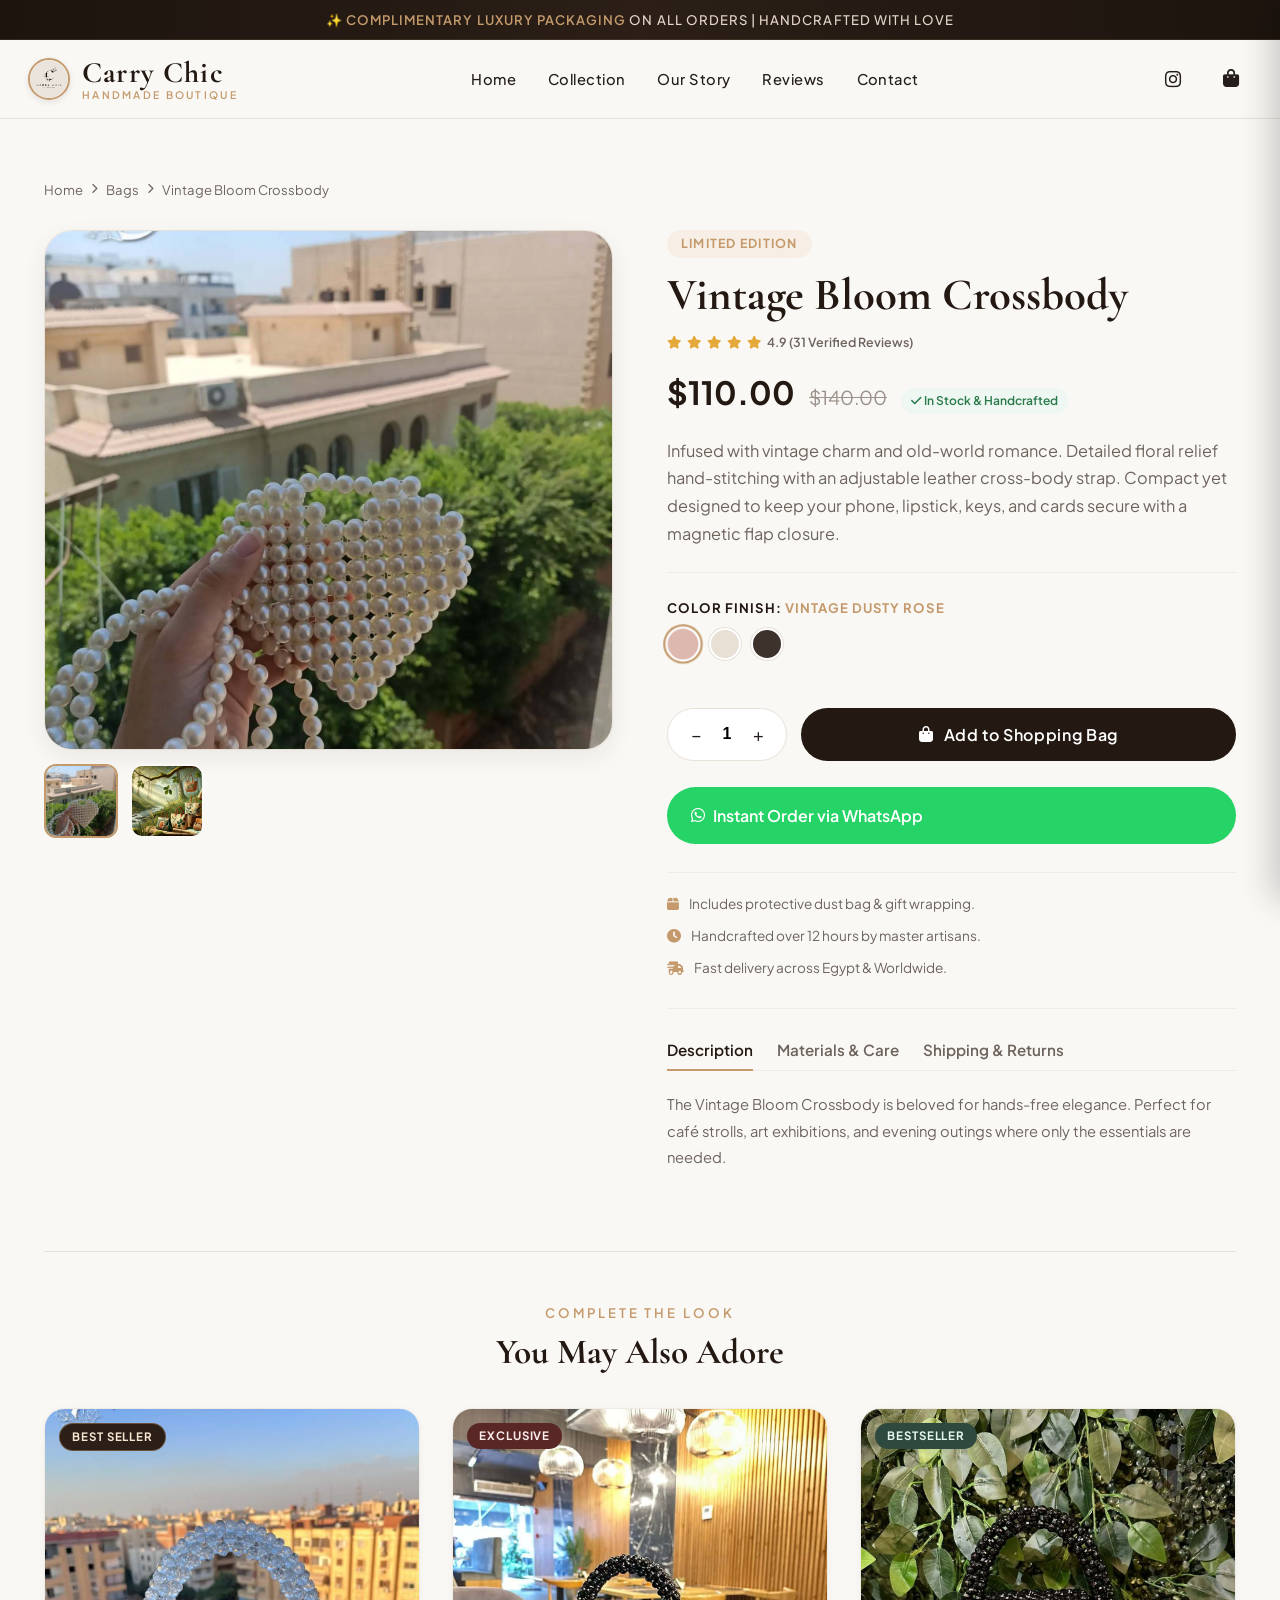
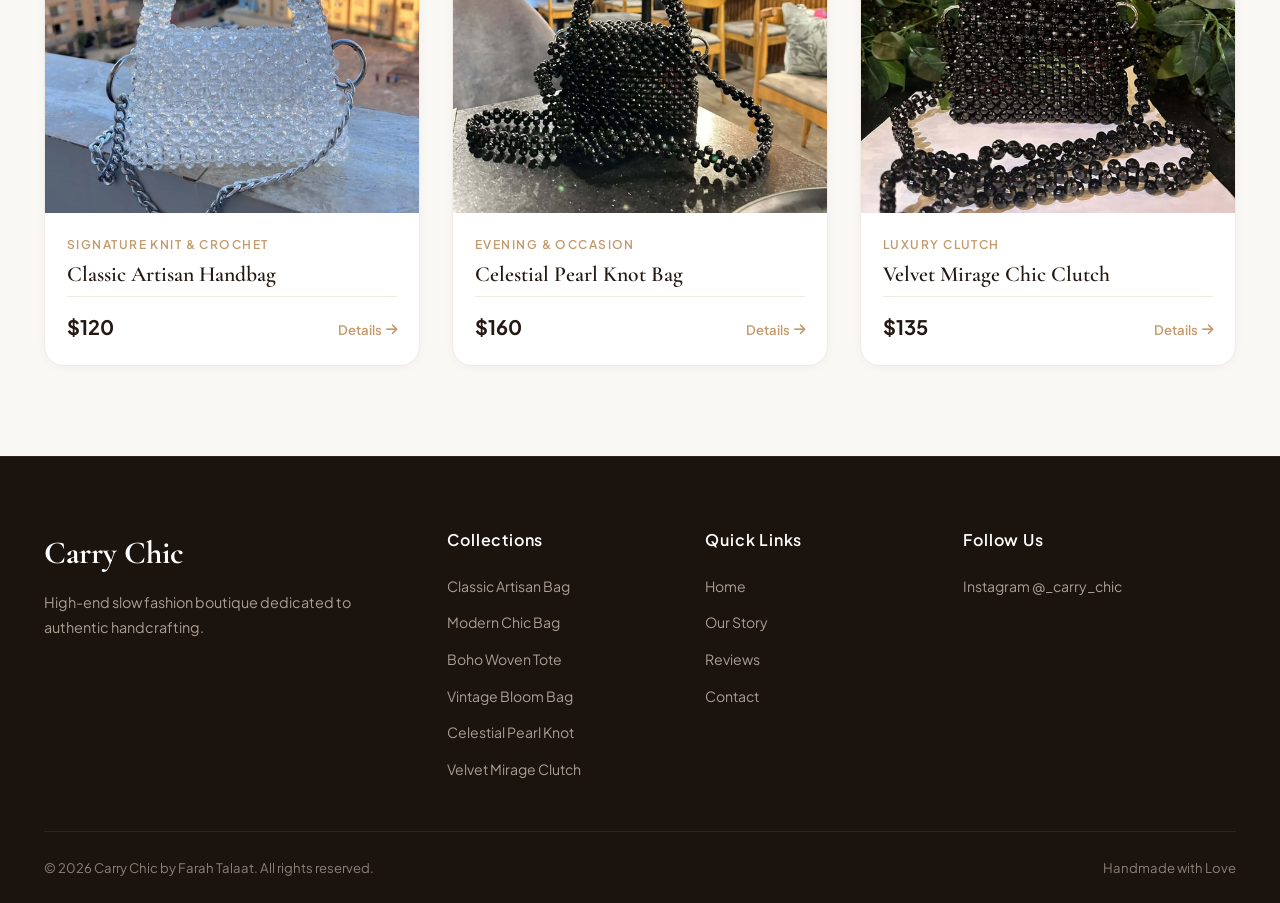
<file: product4.html>
<!DOCTYPE html>
<html lang="en">
<head>
    <meta charset="UTF-8">
    <meta name="viewport" content="width=device-width, initial-scale=1.0">
    <title>Vintage Bloom Crossbody | Carry Chic</title>
    <link rel="icon" type="image/jpeg" href="images/333.jpg">

    <link rel="preconnect" href="https://fonts.googleapis.com">
    <link rel="preconnect" href="https://fonts.gstatic.com" crossorigin>
    <link href="https://fonts.googleapis.com/css2?family=Cormorant+Garamond:ital,wght@0,400;0,500;0,600;0,700;1,400;1,600&family=Plus+Jakarta+Sans:wght@300;400;500;600;700&display=swap" rel="stylesheet">
    <link rel="stylesheet" href="https://cdnjs.cloudflare.com/ajax/libs/font-awesome/6.5.1/css/all.min.css">
    
    <link rel="stylesheet" href="carrychic.css">
</head>
<body>

    <div class="announcement-bar">
        <span>✨ Complimentary Luxury Packaging</span> on all orders | Handcrafted with Love
    </div>

    <header class="site-header">
        <div class="nav-container">
            <a href="carrychic.html" class="logo-wrapper">
                <img src="images/333.jpg" alt="Carry Chic Logo" class="brand-logo-img">
                <div class="brand-title">
                    Carry Chic
                    <span class="brand-subtitle">Handmade Boutique</span>
                </div>
            </a>

            <nav>
                <ul class="nav-links">
                    <li><a href="carrychic.html">Home</a></li>
                    <li><a href="carrychic.html#bags">Collection</a></li>
                    <li><a href="carrychic.html#about">Our Story</a></li>
                    <li><a href="carrychic.html#reviews">Reviews</a></li>
                    <li><a href="carrychic.html#contact">Contact</a></li>
                </ul>
            </nav>

            <div class="nav-actions">
                <a href="https://www.instagram.com/_carry_chic/" target="_blank" class="action-btn" title="Follow on Instagram">
                    <i class="fa-brands fa-instagram"></i>
                </a>
                <button class="action-btn" id="open-cart-btn" title="View Shopping Bag">
                    <i class="fa-solid fa-bag-shopping"></i>
                    <span class="cart-count" style="display:none;">0</span>
                </button>
                <button class="mobile-toggle action-btn">
                    <i class="fa-solid fa-bars"></i>
                </button>
            </div>
        </div>
    </header>

    <section class="product-detail-section">
        <div class="container">
            <div class="breadcrumb-nav">
                <a href="carrychic.html">Home</a>
                <i class="fa-solid fa-chevron-right" style="font-size: 0.65rem;"></i>
                <a href="carrychic.html#bags">Bags</a>
                <i class="fa-solid fa-chevron-right" style="font-size: 0.65rem;"></i>
                <span>Vintage Bloom Crossbody</span>
            </div>

            <div class="product-detail-layout">
                <div class="product-gallery-box">
                    <img src="images/Bag4.jpg" alt="Vintage Bloom Crossbody" class="gallery-main-image" id="main-product-img">
                    <div class="gallery-thumbnails">
                        <img src="images/Bag4.jpg" alt="Angle 1" class="thumb-item active" data-img="images/Bag4.jpg">
                        <img src="images/wallpaper2.jpg" alt="Detail 2" class="thumb-item" data-img="images/wallpaper2.jpg">
                    </div>
                </div>

                <div class="product-info-panel">
                    <span class="product-meta-badge">Limited Edition</span>
                    <h1 class="product-headline">Vintage Bloom Crossbody</h1>
                    
                    <div class="card-rating" style="margin-bottom: 14px;">
                        <i class="fa-solid fa-star"></i>
                        <i class="fa-solid fa-star"></i>
                        <i class="fa-solid fa-star"></i>
                        <i class="fa-solid fa-star"></i>
                        <i class="fa-solid fa-star"></i>
                        <span class="rating-count" style="color:var(--text-muted); font-weight:600;">4.9 (31 Verified Reviews)</span>
                    </div>

                    <div class="product-pricing-bar">
                        <span class="detail-price">$110.00</span>
                        <span class="detail-original-price">$140.00</span>
                        <span class="stock-pill"><i class="fa-solid fa-check"></i> In Stock & Handcrafted</span>
                    </div>

                    <p class="product-short-desc">
                        Infused with vintage charm and old-world romance. Detailed floral relief hand-stitching with an adjustable leather cross-body strap. Compact yet designed to keep your phone, lipstick, keys, and cards secure with a magnetic flap closure.
                    </p>

                    <div class="product-options-row">
                        <label class="option-label">Color Finish: <span id="selected-color-name" style="color:var(--accent); font-weight:700;">Vintage Dusty Rose</span></label>
                        <div class="color-swatches">
                            <div class="color-swatch active" style="background-color: #dcb8af;" data-color="Vintage Dusty Rose" title="Vintage Dusty Rose"></div>
                            <div class="color-swatch" style="background-color: #e8e0d5;" data-color="Ivory Pearl" title="Ivory Pearl"></div>
                            <div class="color-swatch" style="background-color: #3e322d;" data-color="Antique Bark" title="Antique Bark"></div>
                        </div>
                    </div>

                    <div class="product-purchase-actions">
                        <div class="detail-qty-stepper">
                            <button id="detail-qty-minus">&minus;</button>
                            <input type="text" id="detail-qty-input" value="1" readonly>
                            <button id="detail-qty-plus">&plus;</button>
                        </div>
                        <button class="btn-add-cart-large" id="detail-add-to-cart-btn" data-id="bag-4">
                            <i class="fa-solid fa-bag-shopping"></i> Add to Shopping Bag
                        </button>
                    </div>

                    <a href="https://wa.me/?text=Hello%20Carry%20Chic!%20I%20am%20interested%20in%20ordering%20the%20Vintage%20Bloom%20Crossbody%20($110)." target="_blank" class="btn-whatsapp-order">
                        <i class="fa-brands fa-whatsapp"></i> Instant Order via WhatsApp
                    </a>

                    <div style="display:flex; flex-direction:column; gap:10px; margin-top:28px; padding-top:20px; border-top:1px solid var(--border-light); font-size:0.85rem; color:var(--text-muted);">
                        <div><i class="fa-solid fa-box" style="color:var(--accent); margin-right:8px;"></i> Includes protective dust bag & gift wrapping.</div>
                        <div><i class="fa-solid fa-clock" style="color:var(--accent); margin-right:8px;"></i> Handcrafted over 12 hours by master artisans.</div>
                        <div><i class="fa-solid fa-truck-fast" style="color:var(--accent); margin-right:8px;"></i> Fast delivery across Egypt & Worldwide.</div>
                    </div>

                    <div class="product-specs-tabs">
                        <div class="specs-tab-nav">
                            <button class="specs-tab-btn active" data-tab="tab-desc">Description</button>
                            <button class="specs-tab-btn" data-tab="tab-materials">Materials & Care</button>
                            <button class="specs-tab-btn" data-tab="tab-shipping">Shipping & Returns</button>
                        </div>
                        <div class="specs-tab-content">
                            <div class="specs-tab-pane" id="tab-desc">
                                <p>The Vintage Bloom Crossbody is beloved for hands-free elegance. Perfect for café strolls, art exhibitions, and evening outings where only the essentials are needed.</p>
                            </div>
                            <div class="specs-tab-pane" id="tab-materials" style="display:none;">
                                <ul>
                                    <li><strong>Craft:</strong> 3D relief embroidery and tight loop crochet.</li>
                                    <li><strong>Strap:</strong> Detachable & adjustable vegan leather strap (110cm max).</li>
                                    <li><strong>Hardware:</strong> Antique bronze magnetic clasp.</li>
                                </ul>
                            </div>
                            <div class="specs-tab-pane" id="tab-shipping" style="display:none;">
                                <p>Fast shipping within 48 hours. Free shipping for orders above $200.</p>
                            </div>
                        </div>
                    </div>
                </div>
            </div>

            <!-- Related Products Section -->
            <div style="margin-top: 80px; padding-top: 50px; border-top: 1px solid var(--border);">
                <div class="section-header" style="margin-bottom: 35px;">
                    <span class="section-subtitle">Complete The Look</span>
                    <h3 class="section-title" style="font-size:2.2rem;">You May Also Adore</h3>
                </div>

                <div class="products-grid">
                    <div class="product-card">
                        <div class="card-image-box">
                            <span class="card-badge badge-gold">Best Seller</span>
                            <a href="product.html"><img src="images/Bag1.png" alt="Classic Artisan Handbag"></a>
                            <div class="card-overlay-actions">
                                <button class="quick-add-btn" onclick="addToCartById('bag-1')">
                                    <i class="fa-solid fa-bag-shopping"></i> Add to Cart
                                </button>
                            </div>
                        </div>
                        <div class="card-content">
                            <span class="card-category">Signature Knit & Crochet</span>
                            <h3 class="card-title"><a href="product.html">Classic Artisan Handbag</a></h3>
                            <div class="card-bottom">
                                <span class="current-price">$120</span>
                                <a href="product.html" class="view-details-link">Details <i class="fa-solid fa-arrow-right"></i></a>
                            </div>
                        </div>
                    </div>

                    <div class="product-card">
                        <div class="card-image-box">
                            <span class="card-badge badge-wine">Exclusive</span>
                            <a href="product5.html"><img src="images/Bag5.jpg" alt="Celestial Pearl Knot Bag"></a>
                            <div class="card-overlay-actions">
                                <button class="quick-add-btn" onclick="addToCartById('bag-5')">
                                    <i class="fa-solid fa-bag-shopping"></i> Add to Cart
                                </button>
                            </div>
                        </div>
                        <div class="card-content">
                            <span class="card-category">Evening & Occasion</span>
                            <h3 class="card-title"><a href="product5.html">Celestial Pearl Knot Bag</a></h3>
                            <div class="card-bottom">
                                <span class="current-price">$160</span>
                                <a href="product5.html" class="view-details-link">Details <i class="fa-solid fa-arrow-right"></i></a>
                            </div>
                        </div>
                    </div>

                    <div class="product-card">
                        <div class="card-image-box">
                            <span class="card-badge badge-green">Bestseller</span>
                            <a href="product6.html"><img src="images/Bag6.jpg" alt="Velvet Mirage Chic Clutch"></a>
                            <div class="card-overlay-actions">
                                <button class="quick-add-btn" onclick="addToCartById('bag-6')">
                                    <i class="fa-solid fa-bag-shopping"></i> Add to Cart
                                </button>
                            </div>
                        </div>
                        <div class="card-content">
                            <span class="card-category">Luxury Clutch</span>
                            <h3 class="card-title"><a href="product6.html">Velvet Mirage Chic Clutch</a></h3>
                            <div class="card-bottom">
                                <span class="current-price">$135</span>
                                <a href="product6.html" class="view-details-link">Details <i class="fa-solid fa-arrow-right"></i></a>
                            </div>
                        </div>
                    </div>
                </div>
            </div>
        </div>
    </section>

    <!-- Footer, Drawer & Modal -->
    <footer class="site-footer">
        <div class="container">
            <div class="footer-top">
                <div class="footer-brand">
                    <h2>Carry Chic</h2>
                    <p>High-end slow fashion boutique dedicated to authentic handcrafting.</p>
                </div>
                <div class="footer-col">
                    <h4>Collections</h4>
                    <ul class="footer-links">
                        <li><a href="product.html">Classic Artisan Bag</a></li>
                        <li><a href="product2.html">Modern Chic Bag</a></li>
                        <li><a href="product3.html">Boho Woven Tote</a></li>
                        <li><a href="product4.html">Vintage Bloom Bag</a></li>
                        <li><a href="product5.html">Celestial Pearl Knot</a></li>
                        <li><a href="product6.html">Velvet Mirage Clutch</a></li>
                    </ul>
                </div>
                <div class="footer-col">
                    <h4>Quick Links</h4>
                    <ul class="footer-links">
                        <li><a href="carrychic.html">Home</a></li>
                        <li><a href="carrychic.html#about">Our Story</a></li>
                        <li><a href="carrychic.html#reviews">Reviews</a></li>
                        <li><a href="carrychic.html#contact">Contact</a></li>
                    </ul>
                </div>
                <div class="footer-col">
                    <h4>Follow Us</h4>
                    <ul class="footer-links">
                        <li><a href="https://www.instagram.com/_carry_chic/" target="_blank">Instagram @_carry_chic</a></li>
                    </ul>
                </div>
            </div>
            <div class="footer-bottom">
                <div>&copy; 2026 Carry Chic by Farah Talaat. All rights reserved.</div>
                <div>Handmade with Love</div>
            </div>
        </div>
    </footer>

    <div class="cart-drawer-overlay" id="cart-drawer-overlay"></div>
    <aside class="cart-drawer" id="cart-drawer">
        <div class="cart-drawer-header">
            <h3><i class="fa-solid fa-bag-shopping"></i> Shopping Bag</h3>
            <button class="close-drawer-btn" id="close-drawer-btn">&times;</button>
        </div>
        <div class="free-shipping-progress">
            <span id="free-shipping-text">Add more to unlock FREE Shipping!</span>
            <div class="progress-track"><div class="progress-fill" id="free-shipping-fill"></div></div>
        </div>
        <div class="cart-items-container" id="cart-items-container"></div>
        <div class="cart-drawer-footer">
            <div class="cart-summary-row"><span>Subtotal</span><span id="cart-subtotal">$0.00</span></div>
            <div class="cart-summary-row"><span>Estimated Shipping</span><span id="cart-shipping">$0.00</span></div>
            <div class="cart-summary-row cart-summary-total"><span>Total Amount</span><span id="cart-total">$0.00</span></div>
            <button class="checkout-btn" id="checkout-drawer-btn"><i class="fa-solid fa-lock"></i> Proceed to Checkout</button>
        </div>
    </aside>

    <div class="checkout-modal-overlay" id="checkout-modal-overlay">
        <div class="checkout-modal-card">
            <button class="close-modal-btn" id="close-modal-btn">&times;</button>
            <h3 style="font-family:var(--font-serif); font-size:2rem; color:var(--primary); margin-bottom:6px;">Complete Your Order</h3>
            <div style="background:var(--bg-surface); border-radius:var(--radius-md); padding:16px; margin-bottom:20px;">
                <h5 style="font-size:0.8rem; text-transform:uppercase; letter-spacing:0.08em; color:var(--accent); margin-bottom:10px;">Order Summary</h5>
                <div id="modal-summary-items"></div>
                <div style="display:flex; justify-content:space-between; margin-top:10px; padding-top:10px; border-top:1px dashed var(--border); font-weight:700; font-size:1.1rem; color:var(--primary);">
                    <span>Total Due:</span>
                    <span id="modal-total-amount">$0.00</span>
                </div>
            </div>
            <form id="checkout-order-form">
                <div class="form-group" style="margin-bottom:14px;"><label>Full Name</label><input type="text" name="customer_name" class="form-control" required></div>
                <div class="form-group-row" style="margin-bottom:14px;">
                    <div class="form-group"><label>Phone / WhatsApp</label><input type="tel" name="customer_phone" class="form-control" required></div>
                    <div class="form-group"><label>Delivery City</label><input type="text" name="customer_city" class="form-control" required></div>
                </div>
                <div class="form-group" style="margin-bottom:14px;"><label>Delivery Address</label><input type="text" name="customer_address" class="form-control" required></div>
                <div class="form-group" style="margin-bottom:14px;">
                    <label>Payment Method</label>
                    <select name="payment_method" class="form-control">
                        <option value="Cash on Delivery">Cash on Delivery (COD)</option>
                        <option value="InstaPay / Mobile Wallet">InstaPay / Mobile Wallet</option>
                        <option value="Credit / Debit Card">Credit / Debit Card</option>
                    </select>
                </div>
                <button type="submit" class="checkout-btn"><i class="fa-solid fa-check"></i> Confirm & Place Order</button>
            </form>
        </div>
    </div>

    <script src="carrychic.js"></script>
    <script src="product.js"></script>
</body>
</html>
</file>
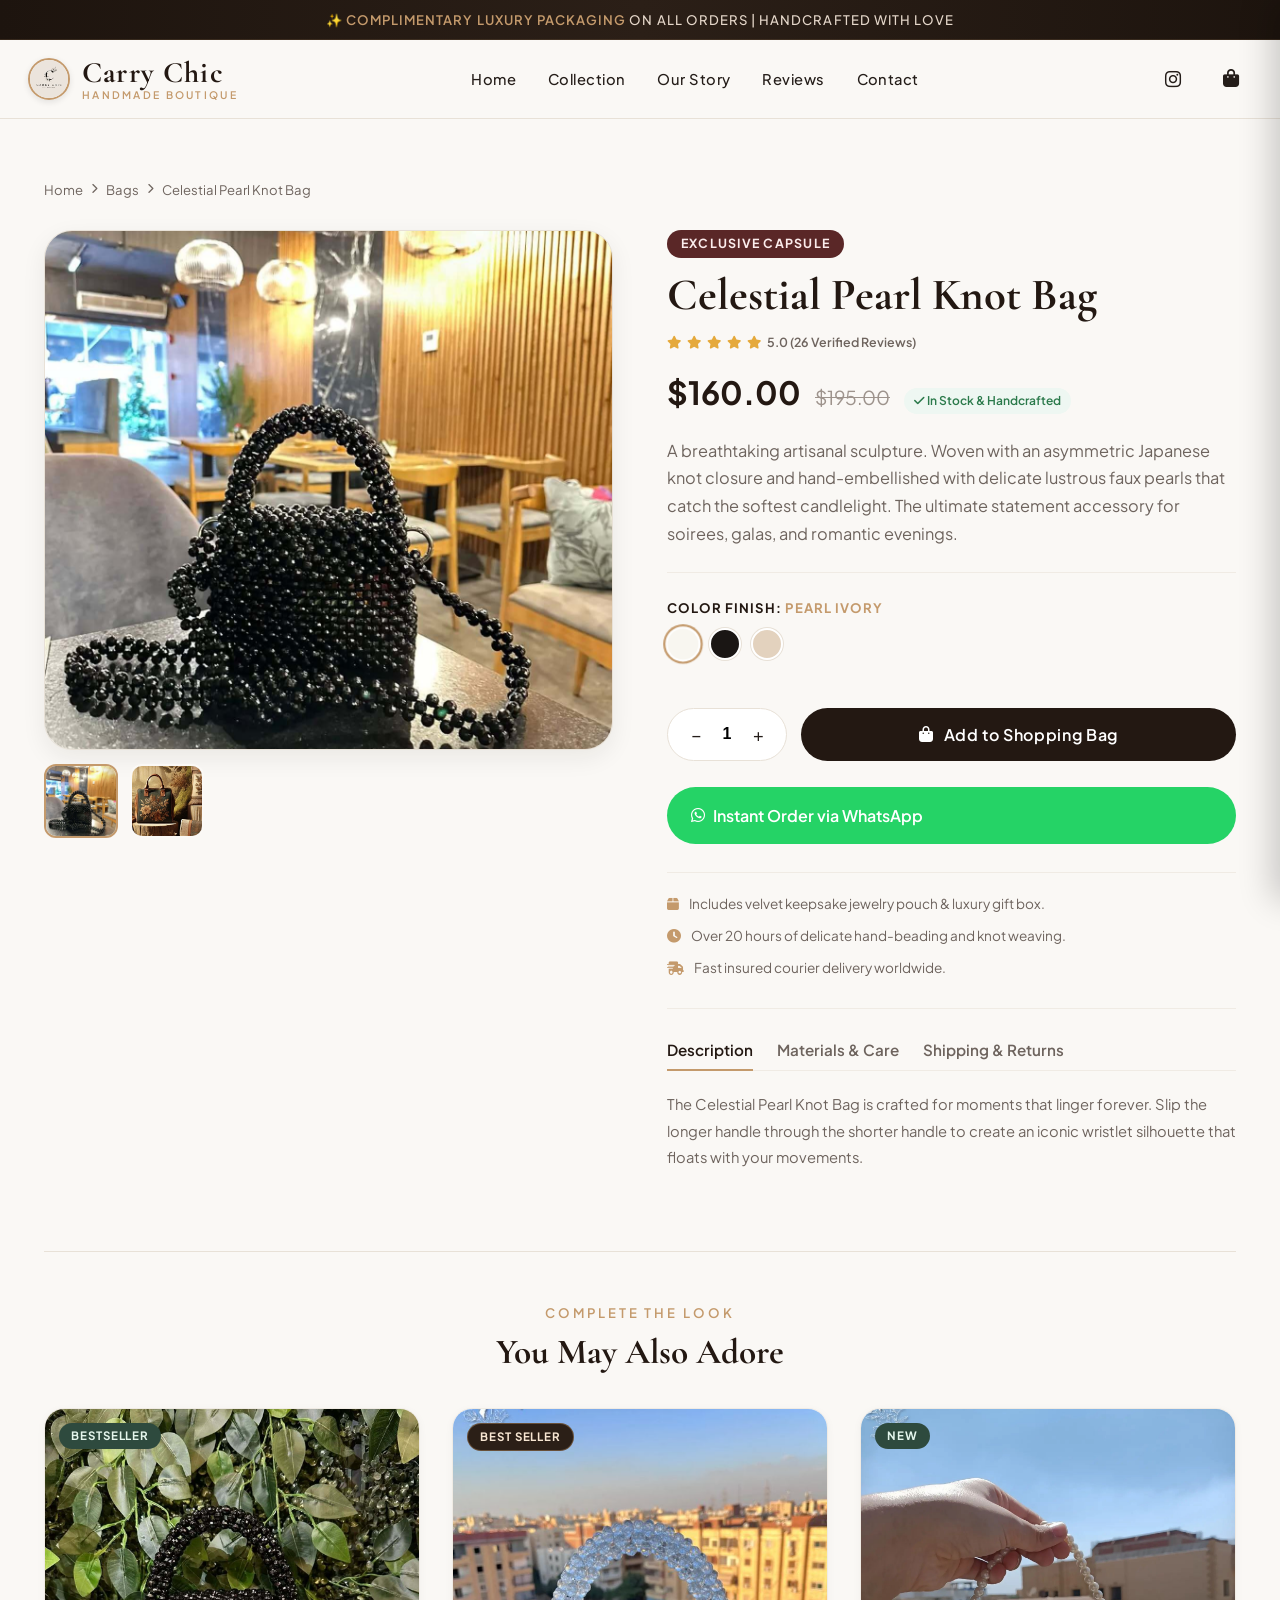
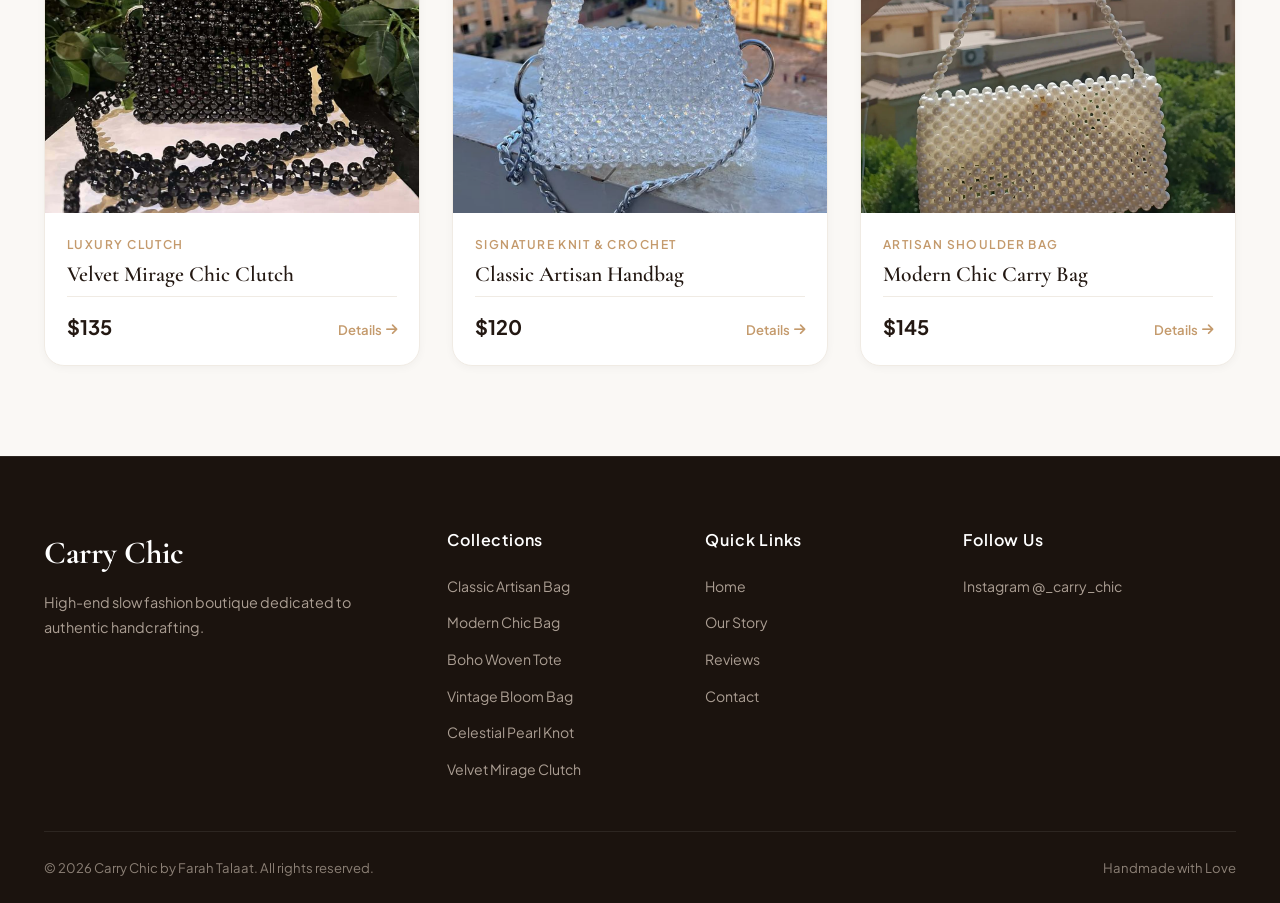
<file: product5.html>
<!DOCTYPE html>
<html lang="en">
<head>
    <meta charset="UTF-8">
    <meta name="viewport" content="width=device-width, initial-scale=1.0">
    <title>Celestial Pearl Knot Bag | Carry Chic</title>
    <link rel="icon" type="image/jpeg" href="images/333.jpg">

    <link rel="preconnect" href="https://fonts.googleapis.com">
    <link rel="preconnect" href="https://fonts.gstatic.com" crossorigin>
    <link href="https://fonts.googleapis.com/css2?family=Cormorant+Garamond:ital,wght@0,400;0,500;0,600;0,700;1,400;1,600&family=Plus+Jakarta+Sans:wght@300;400;500;600;700&display=swap" rel="stylesheet">
    <link rel="stylesheet" href="https://cdnjs.cloudflare.com/ajax/libs/font-awesome/6.5.1/css/all.min.css">
    
    <link rel="stylesheet" href="carrychic.css">
</head>
<body>

    <div class="announcement-bar">
        <span>✨ Complimentary Luxury Packaging</span> on all orders | Handcrafted with Love
    </div>

    <header class="site-header">
        <div class="nav-container">
            <a href="carrychic.html" class="logo-wrapper">
                <img src="images/333.jpg" alt="Carry Chic Logo" class="brand-logo-img">
                <div class="brand-title">
                    Carry Chic
                    <span class="brand-subtitle">Handmade Boutique</span>
                </div>
            </a>

            <nav>
                <ul class="nav-links">
                    <li><a href="carrychic.html">Home</a></li>
                    <li><a href="carrychic.html#bags">Collection</a></li>
                    <li><a href="carrychic.html#about">Our Story</a></li>
                    <li><a href="carrychic.html#reviews">Reviews</a></li>
                    <li><a href="carrychic.html#contact">Contact</a></li>
                </ul>
            </nav>

            <div class="nav-actions">
                <a href="https://www.instagram.com/_carry_chic/" target="_blank" class="action-btn" title="Follow on Instagram">
                    <i class="fa-brands fa-instagram"></i>
                </a>
                <button class="action-btn" id="open-cart-btn" title="View Shopping Bag">
                    <i class="fa-solid fa-bag-shopping"></i>
                    <span class="cart-count" style="display:none;">0</span>
                </button>
                <button class="mobile-toggle action-btn">
                    <i class="fa-solid fa-bars"></i>
                </button>
            </div>
        </div>
    </header>

    <section class="product-detail-section">
        <div class="container">
            <div class="breadcrumb-nav">
                <a href="carrychic.html">Home</a>
                <i class="fa-solid fa-chevron-right" style="font-size: 0.65rem;"></i>
                <a href="carrychic.html#bags">Bags</a>
                <i class="fa-solid fa-chevron-right" style="font-size: 0.65rem;"></i>
                <span>Celestial Pearl Knot Bag</span>
            </div>

            <div class="product-detail-layout">
                <div class="product-gallery-box">
                    <img src="images/Bag5.jpg" alt="Celestial Pearl Knot Bag" class="gallery-main-image" id="main-product-img">
                    <div class="gallery-thumbnails">
                        <img src="images/Bag5.jpg" alt="Angle 1" class="thumb-item active" data-img="images/Bag5.jpg">
                        <img src="images/wallpaper1.jpg" alt="Detail 2" class="thumb-item" data-img="images/wallpaper1.jpg">
                    </div>
                </div>

                <div class="product-info-panel">
                    <span class="product-meta-badge" style="background:#5a2727; color:#fbecec;">Exclusive Capsule</span>
                    <h1 class="product-headline">Celestial Pearl Knot Bag</h1>
                    
                    <div class="card-rating" style="margin-bottom: 14px;">
                        <i class="fa-solid fa-star"></i>
                        <i class="fa-solid fa-star"></i>
                        <i class="fa-solid fa-star"></i>
                        <i class="fa-solid fa-star"></i>
                        <i class="fa-solid fa-star"></i>
                        <span class="rating-count" style="color:var(--text-muted); font-weight:600;">5.0 (26 Verified Reviews)</span>
                    </div>

                    <div class="product-pricing-bar">
                        <span class="detail-price">$160.00</span>
                        <span class="detail-original-price">$195.00</span>
                        <span class="stock-pill"><i class="fa-solid fa-check"></i> In Stock & Handcrafted</span>
                    </div>

                    <p class="product-short-desc">
                        A breathtaking artisanal sculpture. Woven with an asymmetric Japanese knot closure and hand-embellished with delicate lustrous faux pearls that catch the softest candlelight. The ultimate statement accessory for soirees, galas, and romantic evenings.
                    </p>

                    <div class="product-options-row">
                        <label class="option-label">Color Finish: <span id="selected-color-name" style="color:var(--accent); font-weight:700;">Pearl Ivory</span></label>
                        <div class="color-swatches">
                            <div class="color-swatch active" style="background-color: #f8f6f0;" data-color="Pearl Ivory" title="Pearl Ivory"></div>
                            <div class="color-swatch" style="background-color: #1a1614;" data-color="Midnight Black" title="Midnight Black"></div>
                            <div class="color-swatch" style="background-color: #e3d2be;" data-color="Golden Champagne" title="Golden Champagne"></div>
                        </div>
                    </div>

                    <div class="product-purchase-actions">
                        <div class="detail-qty-stepper">
                            <button id="detail-qty-minus">&minus;</button>
                            <input type="text" id="detail-qty-input" value="1" readonly>
                            <button id="detail-qty-plus">&plus;</button>
                        </div>
                        <button class="btn-add-cart-large" id="detail-add-to-cart-btn" data-id="bag-5">
                            <i class="fa-solid fa-bag-shopping"></i> Add to Shopping Bag
                        </button>
                    </div>

                    <a href="https://wa.me/?text=Hello%20Carry%20Chic!%20I%20am%20interested%20in%20ordering%20the%20Celestial%20Pearl%20Knot%20Bag%20($160)." target="_blank" class="btn-whatsapp-order">
                        <i class="fa-brands fa-whatsapp"></i> Instant Order via WhatsApp
                    </a>

                    <div style="display:flex; flex-direction:column; gap:10px; margin-top:28px; padding-top:20px; border-top:1px solid var(--border-light); font-size:0.85rem; color:var(--text-muted);">
                        <div><i class="fa-solid fa-box" style="color:var(--accent); margin-right:8px;"></i> Includes velvet keepsake jewelry pouch & luxury gift box.</div>
                        <div><i class="fa-solid fa-clock" style="color:var(--accent); margin-right:8px;"></i> Over 20 hours of delicate hand-beading and knot weaving.</div>
                        <div><i class="fa-solid fa-truck-fast" style="color:var(--accent); margin-right:8px;"></i> Fast insured courier delivery worldwide.</div>
                    </div>

                    <div class="product-specs-tabs">
                        <div class="specs-tab-nav">
                            <button class="specs-tab-btn active" data-tab="tab-desc">Description</button>
                            <button class="specs-tab-btn" data-tab="tab-materials">Materials & Care</button>
                            <button class="specs-tab-btn" data-tab="tab-shipping">Shipping & Returns</button>
                        </div>
                        <div class="specs-tab-content">
                            <div class="specs-tab-pane" id="tab-desc">
                                <p>The Celestial Pearl Knot Bag is crafted for moments that linger forever. Slip the longer handle through the shorter handle to create an iconic wristlet silhouette that floats with your movements.</p>
                            </div>
                            <div class="specs-tab-pane" id="tab-materials" style="display:none;">
                                <ul>
                                    <li><strong>Weave:</strong> Lustrous double-mercerized silk-cotton blend.</li>
                                    <li><strong>Embellishments:</strong> Scratch-resistant acrylic pearls anchored with nylon thread.</li>
                                    <li><strong>Care:</strong> Store flat in provided velvet pouch. Wipe gently with dry cloth.</li>
                                </ul>
                            </div>
                            <div class="specs-tab-pane" id="tab-shipping" style="display:none;">
                                <p>Complimentary insured priority delivery on this piece.</p>
                            </div>
                        </div>
                    </div>
                </div>
            </div>

            <!-- Related Products Section -->
            <div style="margin-top: 80px; padding-top: 50px; border-top: 1px solid var(--border);">
                <div class="section-header" style="margin-bottom: 35px;">
                    <span class="section-subtitle">Complete The Look</span>
                    <h3 class="section-title" style="font-size:2.2rem;">You May Also Adore</h3>
                </div>

                <div class="products-grid">
                    <div class="product-card">
                        <div class="card-image-box">
                            <span class="card-badge badge-green">Bestseller</span>
                            <a href="product6.html"><img src="images/Bag6.jpg" alt="Velvet Mirage Chic Clutch"></a>
                            <div class="card-overlay-actions">
                                <button class="quick-add-btn" onclick="addToCartById('bag-6')">
                                    <i class="fa-solid fa-bag-shopping"></i> Add to Cart
                                </button>
                            </div>
                        </div>
                        <div class="card-content">
                            <span class="card-category">Luxury Clutch</span>
                            <h3 class="card-title"><a href="product6.html">Velvet Mirage Chic Clutch</a></h3>
                            <div class="card-bottom">
                                <span class="current-price">$135</span>
                                <a href="product6.html" class="view-details-link">Details <i class="fa-solid fa-arrow-right"></i></a>
                            </div>
                        </div>
                    </div>

                    <div class="product-card">
                        <div class="card-image-box">
                            <span class="card-badge badge-gold">Best Seller</span>
                            <a href="product.html"><img src="images/Bag1.png" alt="Classic Artisan Handbag"></a>
                            <div class="card-overlay-actions">
                                <button class="quick-add-btn" onclick="addToCartById('bag-1')">
                                    <i class="fa-solid fa-bag-shopping"></i> Add to Cart
                                </button>
                            </div>
                        </div>
                        <div class="card-content">
                            <span class="card-category">Signature Knit & Crochet</span>
                            <h3 class="card-title"><a href="product.html">Classic Artisan Handbag</a></h3>
                            <div class="card-bottom">
                                <span class="current-price">$120</span>
                                <a href="product.html" class="view-details-link">Details <i class="fa-solid fa-arrow-right"></i></a>
                            </div>
                        </div>
                    </div>

                    <div class="product-card">
                        <div class="card-image-box">
                            <span class="card-badge badge-green">New</span>
                            <a href="product2.html"><img src="images/Bag2.jpg" alt="Modern Chic Carry Bag"></a>
                            <div class="card-overlay-actions">
                                <button class="quick-add-btn" onclick="addToCartById('bag-2')">
                                    <i class="fa-solid fa-bag-shopping"></i> Add to Cart
                                </button>
                            </div>
                        </div>
                        <div class="card-content">
                            <span class="card-category">Artisan Shoulder Bag</span>
                            <h3 class="card-title"><a href="product2.html">Modern Chic Carry Bag</a></h3>
                            <div class="card-bottom">
                                <span class="current-price">$145</span>
                                <a href="product2.html" class="view-details-link">Details <i class="fa-solid fa-arrow-right"></i></a>
                            </div>
                        </div>
                    </div>
                </div>
            </div>
        </div>
    </section>

    <!-- Footer, Drawer & Modal -->
    <footer class="site-footer">
        <div class="container">
            <div class="footer-top">
                <div class="footer-brand">
                    <h2>Carry Chic</h2>
                    <p>High-end slow fashion boutique dedicated to authentic handcrafting.</p>
                </div>
                <div class="footer-col">
                    <h4>Collections</h4>
                    <ul class="footer-links">
                        <li><a href="product.html">Classic Artisan Bag</a></li>
                        <li><a href="product2.html">Modern Chic Bag</a></li>
                        <li><a href="product3.html">Boho Woven Tote</a></li>
                        <li><a href="product4.html">Vintage Bloom Bag</a></li>
                        <li><a href="product5.html">Celestial Pearl Knot</a></li>
                        <li><a href="product6.html">Velvet Mirage Clutch</a></li>
                    </ul>
                </div>
                <div class="footer-col">
                    <h4>Quick Links</h4>
                    <ul class="footer-links">
                        <li><a href="carrychic.html">Home</a></li>
                        <li><a href="carrychic.html#about">Our Story</a></li>
                        <li><a href="carrychic.html#reviews">Reviews</a></li>
                        <li><a href="carrychic.html#contact">Contact</a></li>
                    </ul>
                </div>
                <div class="footer-col">
                    <h4>Follow Us</h4>
                    <ul class="footer-links">
                        <li><a href="https://www.instagram.com/_carry_chic/" target="_blank">Instagram @_carry_chic</a></li>
                    </ul>
                </div>
            </div>
            <div class="footer-bottom">
                <div>&copy; 2026 Carry Chic by Farah Talaat. All rights reserved.</div>
                <div>Handmade with Love</div>
            </div>
        </div>
    </footer>

    <div class="cart-drawer-overlay" id="cart-drawer-overlay"></div>
    <aside class="cart-drawer" id="cart-drawer">
        <div class="cart-drawer-header">
            <h3><i class="fa-solid fa-bag-shopping"></i> Shopping Bag</h3>
            <button class="close-drawer-btn" id="close-drawer-btn">&times;</button>
        </div>
        <div class="free-shipping-progress">
            <span id="free-shipping-text">Add more to unlock FREE Shipping!</span>
            <div class="progress-track"><div class="progress-fill" id="free-shipping-fill"></div></div>
        </div>
        <div class="cart-items-container" id="cart-items-container"></div>
        <div class="cart-drawer-footer">
            <div class="cart-summary-row"><span>Subtotal</span><span id="cart-subtotal">$0.00</span></div>
            <div class="cart-summary-row"><span>Estimated Shipping</span><span id="cart-shipping">$0.00</span></div>
            <div class="cart-summary-row cart-summary-total"><span>Total Amount</span><span id="cart-total">$0.00</span></div>
            <button class="checkout-btn" id="checkout-drawer-btn"><i class="fa-solid fa-lock"></i> Proceed to Checkout</button>
        </div>
    </aside>

    <div class="checkout-modal-overlay" id="checkout-modal-overlay">
        <div class="checkout-modal-card">
            <button class="close-modal-btn" id="close-modal-btn">&times;</button>
            <h3 style="font-family:var(--font-serif); font-size:2rem; color:var(--primary); margin-bottom:6px;">Complete Your Order</h3>
            <div style="background:var(--bg-surface); border-radius:var(--radius-md); padding:16px; margin-bottom:20px;">
                <h5 style="font-size:0.8rem; text-transform:uppercase; letter-spacing:0.08em; color:var(--accent); margin-bottom:10px;">Order Summary</h5>
                <div id="modal-summary-items"></div>
                <div style="display:flex; justify-content:space-between; margin-top:10px; padding-top:10px; border-top:1px dashed var(--border); font-weight:700; font-size:1.1rem; color:var(--primary);">
                    <span>Total Due:</span>
                    <span id="modal-total-amount">$0.00</span>
                </div>
            </div>
            <form id="checkout-order-form">
                <div class="form-group" style="margin-bottom:14px;"><label>Full Name</label><input type="text" name="customer_name" class="form-control" required></div>
                <div class="form-group-row" style="margin-bottom:14px;">
                    <div class="form-group"><label>Phone / WhatsApp</label><input type="tel" name="customer_phone" class="form-control" required></div>
                    <div class="form-group"><label>Delivery City</label><input type="text" name="customer_city" class="form-control" required></div>
                </div>
                <div class="form-group" style="margin-bottom:14px;"><label>Delivery Address</label><input type="text" name="customer_address" class="form-control" required></div>
                <div class="form-group" style="margin-bottom:14px;">
                    <label>Payment Method</label>
                    <select name="payment_method" class="form-control">
                        <option value="Cash on Delivery">Cash on Delivery (COD)</option>
                        <option value="InstaPay / Mobile Wallet">InstaPay / Mobile Wallet</option>
                        <option value="Credit / Debit Card">Credit / Debit Card</option>
                    </select>
                </div>
                <button type="submit" class="checkout-btn"><i class="fa-solid fa-check"></i> Confirm & Place Order</button>
            </form>
        </div>
    </div>

    <script src="carrychic.js"></script>
    <script src="product.js"></script>
</body>
</html>
</file>
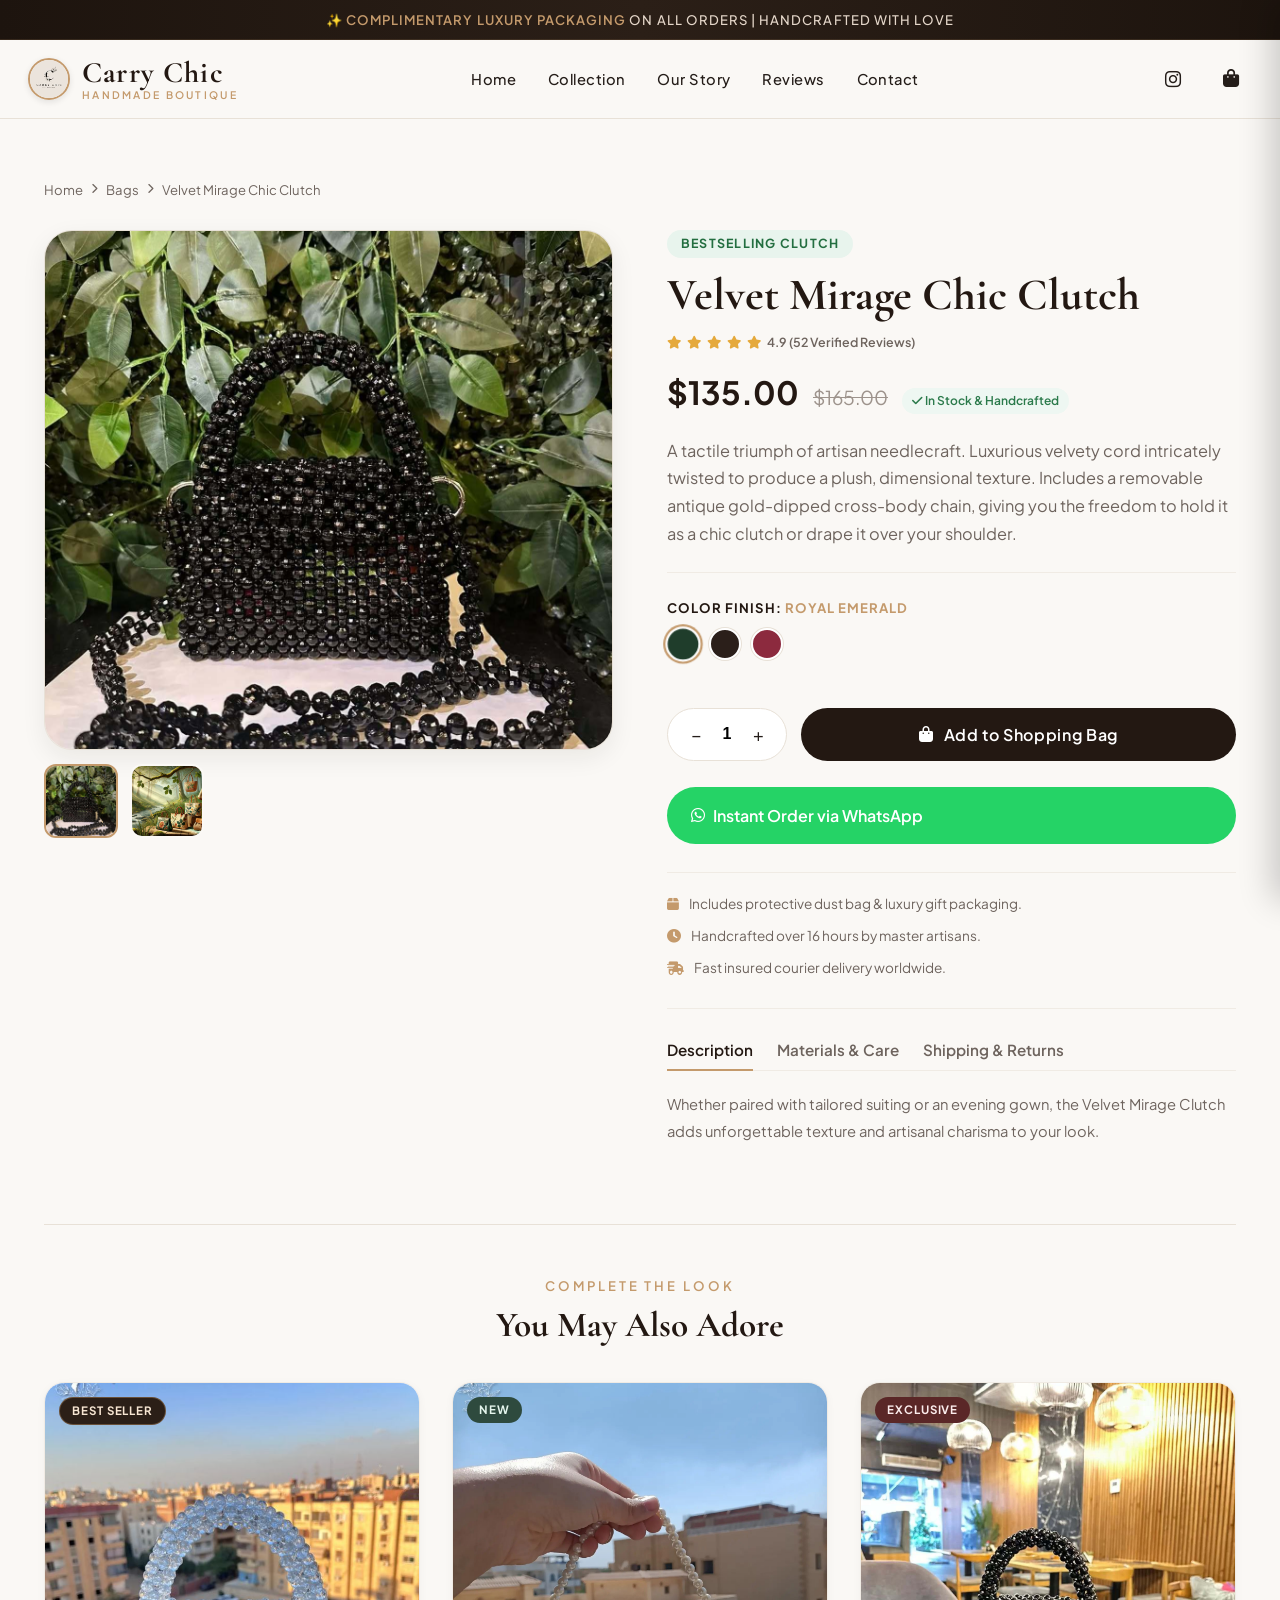
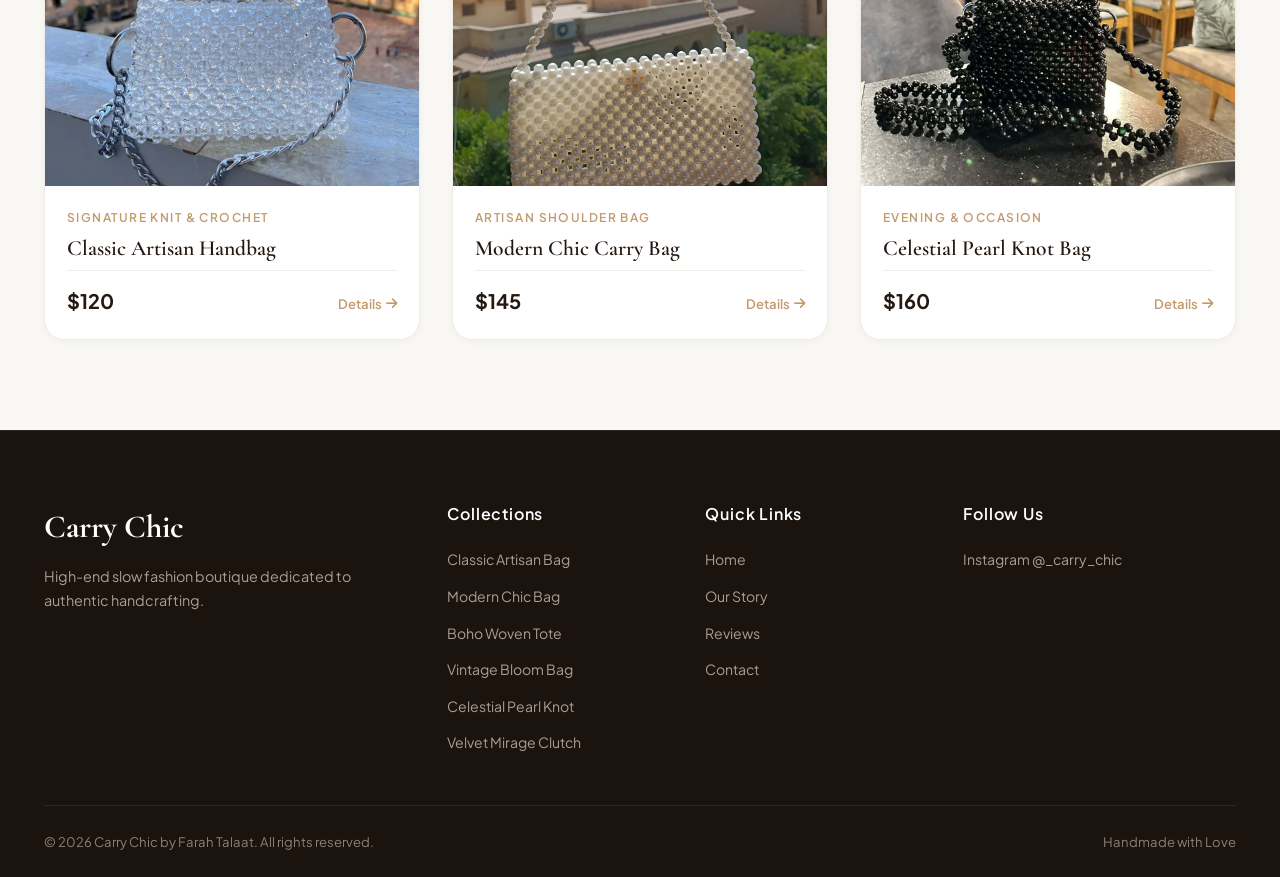
<file: product6.html>
<!DOCTYPE html>
<html lang="en">
<head>
    <meta charset="UTF-8">
    <meta name="viewport" content="width=device-width, initial-scale=1.0">
    <title>Velvet Mirage Chic Clutch | Carry Chic</title>
    <link rel="icon" type="image/jpeg" href="images/333.jpg">

    <link rel="preconnect" href="https://fonts.googleapis.com">
    <link rel="preconnect" href="https://fonts.gstatic.com" crossorigin>
    <link href="https://fonts.googleapis.com/css2?family=Cormorant+Garamond:ital,wght@0,400;0,500;0,600;0,700;1,400;1,600&family=Plus+Jakarta+Sans:wght@300;400;500;600;700&display=swap" rel="stylesheet">
    <link rel="stylesheet" href="https://cdnjs.cloudflare.com/ajax/libs/font-awesome/6.5.1/css/all.min.css">
    
    <link rel="stylesheet" href="carrychic.css">
</head>
<body>

    <div class="announcement-bar">
        <span>✨ Complimentary Luxury Packaging</span> on all orders | Handcrafted with Love
    </div>

    <header class="site-header">
        <div class="nav-container">
            <a href="carrychic.html" class="logo-wrapper">
                <img src="images/333.jpg" alt="Carry Chic Logo" class="brand-logo-img">
                <div class="brand-title">
                    Carry Chic
                    <span class="brand-subtitle">Handmade Boutique</span>
                </div>
            </a>

            <nav>
                <ul class="nav-links">
                    <li><a href="carrychic.html">Home</a></li>
                    <li><a href="carrychic.html#bags">Collection</a></li>
                    <li><a href="carrychic.html#about">Our Story</a></li>
                    <li><a href="carrychic.html#reviews">Reviews</a></li>
                    <li><a href="carrychic.html#contact">Contact</a></li>
                </ul>
            </nav>

            <div class="nav-actions">
                <a href="https://www.instagram.com/_carry_chic/" target="_blank" class="action-btn" title="Follow on Instagram">
                    <i class="fa-brands fa-instagram"></i>
                </a>
                <button class="action-btn" id="open-cart-btn" title="View Shopping Bag">
                    <i class="fa-solid fa-bag-shopping"></i>
                    <span class="cart-count" style="display:none;">0</span>
                </button>
                <button class="mobile-toggle action-btn">
                    <i class="fa-solid fa-bars"></i>
                </button>
            </div>
        </div>
    </header>

    <section class="product-detail-section">
        <div class="container">
            <div class="breadcrumb-nav">
                <a href="carrychic.html">Home</a>
                <i class="fa-solid fa-chevron-right" style="font-size: 0.65rem;"></i>
                <a href="carrychic.html#bags">Bags</a>
                <i class="fa-solid fa-chevron-right" style="font-size: 0.65rem;"></i>
                <span>Velvet Mirage Chic Clutch</span>
            </div>

            <div class="product-detail-layout">
                <div class="product-gallery-box">
                    <img src="images/Bag6.jpg" alt="Velvet Mirage Chic Clutch" class="gallery-main-image" id="main-product-img">
                    <div class="gallery-thumbnails">
                        <img src="images/Bag6.jpg" alt="Angle 1" class="thumb-item active" data-img="images/Bag6.jpg">
                        <img src="images/wallpaper2.jpg" alt="Detail 2" class="thumb-item" data-img="images/wallpaper2.jpg">
                    </div>
                </div>

                <div class="product-info-panel">
                    <span class="product-meta-badge" style="background:#e8f4ed; color:#236e40;">Bestselling Clutch</span>
                    <h1 class="product-headline">Velvet Mirage Chic Clutch</h1>
                    
                    <div class="card-rating" style="margin-bottom: 14px;">
                        <i class="fa-solid fa-star"></i>
                        <i class="fa-solid fa-star"></i>
                        <i class="fa-solid fa-star"></i>
                        <i class="fa-solid fa-star"></i>
                        <i class="fa-solid fa-star"></i>
                        <span class="rating-count" style="color:var(--text-muted); font-weight:600;">4.9 (52 Verified Reviews)</span>
                    </div>

                    <div class="product-pricing-bar">
                        <span class="detail-price">$135.00</span>
                        <span class="detail-original-price">$165.00</span>
                        <span class="stock-pill"><i class="fa-solid fa-check"></i> In Stock & Handcrafted</span>
                    </div>

                    <p class="product-short-desc">
                        A tactile triumph of artisan needlecraft. Luxurious velvety cord intricately twisted to produce a plush, dimensional texture. Includes a removable antique gold-dipped cross-body chain, giving you the freedom to hold it as a chic clutch or drape it over your shoulder.
                    </p>

                    <div class="product-options-row">
                        <label class="option-label">Color Finish: <span id="selected-color-name" style="color:var(--accent); font-weight:700;">Royal Emerald</span></label>
                        <div class="color-swatches">
                            <div class="color-swatch active" style="background-color: #1f3d2b;" data-color="Royal Emerald" title="Royal Emerald"></div>
                            <div class="color-swatch" style="background-color: #2b1f1a;" data-color="Obsidian Onyx" title="Obsidian Onyx"></div>
                            <div class="color-swatch" style="background-color: #8c2a3e;" data-color="Bordeaux Wine" title="Bordeaux Wine"></div>
                        </div>
                    </div>

                    <div class="product-purchase-actions">
                        <div class="detail-qty-stepper">
                            <button id="detail-qty-minus">&minus;</button>
                            <input type="text" id="detail-qty-input" value="1" readonly>
                            <button id="detail-qty-plus">&plus;</button>
                        </div>
                        <button class="btn-add-cart-large" id="detail-add-to-cart-btn" data-id="bag-6">
                            <i class="fa-solid fa-bag-shopping"></i> Add to Shopping Bag
                        </button>
                    </div>

                    <a href="https://wa.me/?text=Hello%20Carry%20Chic!%20I%20am%20interested%20in%20ordering%20the%20Velvet%20Mirage%20Chic%20Clutch%20($135)." target="_blank" class="btn-whatsapp-order">
                        <i class="fa-brands fa-whatsapp"></i> Instant Order via WhatsApp
                    </a>

                    <div style="display:flex; flex-direction:column; gap:10px; margin-top:28px; padding-top:20px; border-top:1px solid var(--border-light); font-size:0.85rem; color:var(--text-muted);">
                        <div><i class="fa-solid fa-box" style="color:var(--accent); margin-right:8px;"></i> Includes protective dust bag & luxury gift packaging.</div>
                        <div><i class="fa-solid fa-clock" style="color:var(--accent); margin-right:8px;"></i> Handcrafted over 16 hours by master artisans.</div>
                        <div><i class="fa-solid fa-truck-fast" style="color:var(--accent); margin-right:8px;"></i> Fast insured courier delivery worldwide.</div>
                    </div>

                    <div class="product-specs-tabs">
                        <div class="specs-tab-nav">
                            <button class="specs-tab-btn active" data-tab="tab-desc">Description</button>
                            <button class="specs-tab-btn" data-tab="tab-materials">Materials & Care</button>
                            <button class="specs-tab-btn" data-tab="tab-shipping">Shipping & Returns</button>
                        </div>
                        <div class="specs-tab-content">
                            <div class="specs-tab-pane" id="tab-desc">
                                <p>Whether paired with tailored suiting or an evening gown, the Velvet Mirage Clutch adds unforgettable texture and artisanal charisma to your look.</p>
                            </div>
                            <div class="specs-tab-pane" id="tab-materials" style="display:none;">
                                <ul>
                                    <li><strong>Cord:</strong> Ultra-soft velvet-finish braided yarn.</li>
                                    <li><strong>Chain:</strong> 120cm anti-tarnish brass curb chain.</li>
                                    <li><strong>Lining:</strong> Heavyweight satin with hidden card pocket.</li>
                                </ul>
                            </div>
                            <div class="specs-tab-pane" id="tab-shipping" style="display:none;">
                                <p>Dispatched in 2 business days. Free shipping on orders over $200.</p>
                            </div>
                        </div>
                    </div>
                </div>
            </div>

            <!-- Related Products Section -->
            <div style="margin-top: 80px; padding-top: 50px; border-top: 1px solid var(--border);">
                <div class="section-header" style="margin-bottom: 35px;">
                    <span class="section-subtitle">Complete The Look</span>
                    <h3 class="section-title" style="font-size:2.2rem;">You May Also Adore</h3>
                </div>

                <div class="products-grid">
                    <div class="product-card">
                        <div class="card-image-box">
                            <span class="card-badge badge-gold">Best Seller</span>
                            <a href="product.html"><img src="images/Bag1.png" alt="Classic Artisan Handbag"></a>
                            <div class="card-overlay-actions">
                                <button class="quick-add-btn" onclick="addToCartById('bag-1')">
                                    <i class="fa-solid fa-bag-shopping"></i> Add to Cart
                                </button>
                            </div>
                        </div>
                        <div class="card-content">
                            <span class="card-category">Signature Knit & Crochet</span>
                            <h3 class="card-title"><a href="product.html">Classic Artisan Handbag</a></h3>
                            <div class="card-bottom">
                                <span class="current-price">$120</span>
                                <a href="product.html" class="view-details-link">Details <i class="fa-solid fa-arrow-right"></i></a>
                            </div>
                        </div>
                    </div>

                    <div class="product-card">
                        <div class="card-image-box">
                            <span class="card-badge badge-green">New</span>
                            <a href="product2.html"><img src="images/Bag2.jpg" alt="Modern Chic Carry Bag"></a>
                            <div class="card-overlay-actions">
                                <button class="quick-add-btn" onclick="addToCartById('bag-2')">
                                    <i class="fa-solid fa-bag-shopping"></i> Add to Cart
                                </button>
                            </div>
                        </div>
                        <div class="card-content">
                            <span class="card-category">Artisan Shoulder Bag</span>
                            <h3 class="card-title"><a href="product2.html">Modern Chic Carry Bag</a></h3>
                            <div class="card-bottom">
                                <span class="current-price">$145</span>
                                <a href="product2.html" class="view-details-link">Details <i class="fa-solid fa-arrow-right"></i></a>
                            </div>
                        </div>
                    </div>

                    <div class="product-card">
                        <div class="card-image-box">
                            <span class="card-badge badge-wine">Exclusive</span>
                            <a href="product5.html"><img src="images/Bag5.jpg" alt="Celestial Pearl Knot Bag"></a>
                            <div class="card-overlay-actions">
                                <button class="quick-add-btn" onclick="addToCartById('bag-5')">
                                    <i class="fa-solid fa-bag-shopping"></i> Add to Cart
                                </button>
                            </div>
                        </div>
                        <div class="card-content">
                            <span class="card-category">Evening & Occasion</span>
                            <h3 class="card-title"><a href="product5.html">Celestial Pearl Knot Bag</a></h3>
                            <div class="card-bottom">
                                <span class="current-price">$160</span>
                                <a href="product5.html" class="view-details-link">Details <i class="fa-solid fa-arrow-right"></i></a>
                            </div>
                        </div>
                    </div>
                </div>
            </div>
        </div>
    </section>

    <!-- Footer, Drawer & Modal -->
    <footer class="site-footer">
        <div class="container">
            <div class="footer-top">
                <div class="footer-brand">
                    <h2>Carry Chic</h2>
                    <p>High-end slow fashion boutique dedicated to authentic handcrafting.</p>
                </div>
                <div class="footer-col">
                    <h4>Collections</h4>
                    <ul class="footer-links">
                        <li><a href="product.html">Classic Artisan Bag</a></li>
                        <li><a href="product2.html">Modern Chic Bag</a></li>
                        <li><a href="product3.html">Boho Woven Tote</a></li>
                        <li><a href="product4.html">Vintage Bloom Bag</a></li>
                        <li><a href="product5.html">Celestial Pearl Knot</a></li>
                        <li><a href="product6.html">Velvet Mirage Clutch</a></li>
                    </ul>
                </div>
                <div class="footer-col">
                    <h4>Quick Links</h4>
                    <ul class="footer-links">
                        <li><a href="carrychic.html">Home</a></li>
                        <li><a href="carrychic.html#about">Our Story</a></li>
                        <li><a href="carrychic.html#reviews">Reviews</a></li>
                        <li><a href="carrychic.html#contact">Contact</a></li>
                    </ul>
                </div>
                <div class="footer-col">
                    <h4>Follow Us</h4>
                    <ul class="footer-links">
                        <li><a href="https://www.instagram.com/_carry_chic/" target="_blank">Instagram @_carry_chic</a></li>
                    </ul>
                </div>
            </div>
            <div class="footer-bottom">
                <div>&copy; 2026 Carry Chic by Farah Talaat. All rights reserved.</div>
                <div>Handmade with Love</div>
            </div>
        </div>
    </footer>

    <div class="cart-drawer-overlay" id="cart-drawer-overlay"></div>
    <aside class="cart-drawer" id="cart-drawer">
        <div class="cart-drawer-header">
            <h3><i class="fa-solid fa-bag-shopping"></i> Shopping Bag</h3>
            <button class="close-drawer-btn" id="close-drawer-btn">&times;</button>
        </div>
        <div class="free-shipping-progress">
            <span id="free-shipping-text">Add more to unlock FREE Shipping!</span>
            <div class="progress-track"><div class="progress-fill" id="free-shipping-fill"></div></div>
        </div>
        <div class="cart-items-container" id="cart-items-container"></div>
        <div class="cart-drawer-footer">
            <div class="cart-summary-row"><span>Subtotal</span><span id="cart-subtotal">$0.00</span></div>
            <div class="cart-summary-row"><span>Estimated Shipping</span><span id="cart-shipping">$0.00</span></div>
            <div class="cart-summary-row cart-summary-total"><span>Total Amount</span><span id="cart-total">$0.00</span></div>
            <button class="checkout-btn" id="checkout-drawer-btn"><i class="fa-solid fa-lock"></i> Proceed to Checkout</button>
        </div>
    </aside>

    <div class="checkout-modal-overlay" id="checkout-modal-overlay">
        <div class="checkout-modal-card">
            <button class="close-modal-btn" id="close-modal-btn">&times;</button>
            <h3 style="font-family:var(--font-serif); font-size:2rem; color:var(--primary); margin-bottom:6px;">Complete Your Order</h3>
            <div style="background:var(--bg-surface); border-radius:var(--radius-md); padding:16px; margin-bottom:20px;">
                <h5 style="font-size:0.8rem; text-transform:uppercase; letter-spacing:0.08em; color:var(--accent); margin-bottom:10px;">Order Summary</h5>
                <div id="modal-summary-items"></div>
                <div style="display:flex; justify-content:space-between; margin-top:10px; padding-top:10px; border-top:1px dashed var(--border); font-weight:700; font-size:1.1rem; color:var(--primary);">
                    <span>Total Due:</span>
                    <span id="modal-total-amount">$0.00</span>
                </div>
            </div>
            <form id="checkout-order-form">
                <div class="form-group" style="margin-bottom:14px;"><label>Full Name</label><input type="text" name="customer_name" class="form-control" required></div>
                <div class="form-group-row" style="margin-bottom:14px;">
                    <div class="form-group"><label>Phone / WhatsApp</label><input type="tel" name="customer_phone" class="form-control" required></div>
                    <div class="form-group"><label>Delivery City</label><input type="text" name="customer_city" class="form-control" required></div>
                </div>
                <div class="form-group" style="margin-bottom:14px;"><label>Delivery Address</label><input type="text" name="customer_address" class="form-control" required></div>
                <div class="form-group" style="margin-bottom:14px;">
                    <label>Payment Method</label>
                    <select name="payment_method" class="form-control">
                        <option value="Cash on Delivery">Cash on Delivery (COD)</option>
                        <option value="InstaPay / Mobile Wallet">InstaPay / Mobile Wallet</option>
                        <option value="Credit / Debit Card">Credit / Debit Card</option>
                    </select>
                </div>
                <button type="submit" class="checkout-btn"><i class="fa-solid fa-check"></i> Confirm & Place Order</button>
            </form>
        </div>
    </div>

    <script src="carrychic.js"></script>
    <script src="product.js"></script>
</body>
</html>
</file>
<file: carrychic.css>
/* ==========================================================================
   Carry Chic - Luxury Handmade Bags & Artisan Goods
   High-End Contemporary Styling
   ========================================================================== */

@import url('https://fonts.googleapis.com/css2?family=Cormorant+Garamond:ital,wght@0,400;0,500;0,600;0,700;1,400;1,600&family=Plus+Jakarta+Sans:wght@300;400;500;600;700&display=swap');

:root {
    --primary: #231812;
    --primary-light: #3d2b21;
    --primary-soft: #594337;
    --accent: #c49a6c;
    --accent-hover: #b08455;
    --accent-light: #f7efe6;
    --accent-glow: rgba(196, 154, 108, 0.25);
    
    --bg-page: #faf8f5;
    --bg-card: #ffffff;
    --bg-surface: #f3efe9;
    --bg-dark: #1b130e;

    --text-main: #241d19;
    --text-muted: #6e645e;
    --text-light: #9d938c;
    --text-white: #ffffff;

    --border: #e8e1d7;
    --border-light: #f0ebe4;
    
    --font-serif: 'Cormorant Garamond', Georgia, serif;
    --font-sans: 'Plus Jakarta Sans', -apple-system, BlinkMacSystemFont, sans-serif;
    
    --radius-sm: 6px;
    --radius-md: 12px;
    --radius-lg: 20px;
    --radius-xl: 28px;
    --radius-full: 9999px;

    --shadow-sm: 0 2px 8px rgba(35, 24, 18, 0.04);
    --shadow-md: 0 8px 24px rgba(35, 24, 18, 0.07);
    --shadow-lg: 0 16px 40px rgba(35, 24, 18, 0.11);
    --shadow-hover: 0 20px 48px rgba(35, 24, 18, 0.15);

    --transition: all 0.3s cubic-bezier(0.25, 0.8, 0.25, 1);
}

/* Base & Reset */
*, *::before, *::after {
    box-sizing: border-box;
    margin: 0;
    padding: 0;
}

html {
    scroll-behavior: smooth;
    font-size: 16px;
}

body {
    font-family: var(--font-sans);
    background-color: var(--bg-page);
    color: var(--text-main);
    line-height: 1.6;
    overflow-x: hidden;
    -webkit-font-smoothing: antialiased;
}

img {
    max-width: 100%;
    height: auto;
    display: block;
}

a {
    color: inherit;
    text-decoration: none;
    transition: var(--transition);
}

button {
    font-family: inherit;
    cursor: pointer;
    border: none;
    outline: none;
    transition: var(--transition);
}

.container {
    width: 100%;
    max-width: 1240px;
    margin: 0 auto;
    padding: 0 24px;
}

/* ==========================================================================
   Announcement Bar
   ========================================================================== */
.announcement-bar {
    background: linear-gradient(90deg, #1d140e 0%, #2b1f17 50%, #1d140e 100%);
    color: #e5d7ca;
    font-size: 0.82rem;
    letter-spacing: 0.08em;
    text-transform: uppercase;
    padding: 9px 16px;
    text-align: center;
    font-weight: 500;
    position: relative;
    z-index: 101;
    border-bottom: 1px solid rgba(196, 154, 108, 0.15);
}

.announcement-bar span {
    color: var(--accent);
    font-weight: 600;
}

/* ==========================================================================
   Header & Navigation
   ========================================================================== */
header.site-header {
    position: sticky;
    top: 0;
    left: 0;
    width: 100%;
    background: rgba(250, 248, 245, 0.94);
    backdrop-filter: blur(12px);
    -webkit-backdrop-filter: blur(12px);
    z-index: 100;
    border-bottom: 1px solid var(--border);
    transition: var(--transition);
}

header.site-header.scrolled {
    background: rgba(255, 255, 255, 0.98);
    box-shadow: var(--shadow-sm);
}

.nav-container {
    display: flex;
    align-items: center;
    justify-content: space-between;
    height: 78px;
    max-width: 1280px;
    margin: 0 auto;
    padding: 0 28px;
}

.logo-wrapper {
    display: flex;
    align-items: center;
    gap: 12px;
}

.brand-logo-img {
    width: 42px;
    height: 42px;
    border-radius: 50%;
    object-fit: cover;
    border: 2px solid var(--accent);
    box-shadow: 0 2px 6px rgba(0,0,0,0.1);
}

.brand-title {
    font-family: var(--font-serif);
    font-size: 1.85rem;
    font-weight: 700;
    color: var(--primary);
    letter-spacing: 0.04em;
    display: flex;
    flex-direction: column;
    line-height: 1.05;
}

.brand-subtitle {
    font-family: var(--font-sans);
    font-size: 0.65rem;
    text-transform: uppercase;
    letter-spacing: 0.22em;
    color: var(--accent);
    font-weight: 600;
    margin-top: 2px;
}

.nav-links {
    display: flex;
    align-items: center;
    gap: 32px;
    list-style: none;
}

.nav-links a {
    font-size: 0.92rem;
    font-weight: 500;
    color: var(--text-main);
    letter-spacing: 0.03em;
    position: relative;
    padding: 6px 0;
}

.nav-links a::after {
    content: '';
    position: absolute;
    bottom: 0;
    left: 0;
    width: 0;
    height: 2px;
    background-color: var(--accent);
    transition: width 0.25s ease;
}

.nav-links a:hover::after,
.nav-links a.active::after {
    width: 100%;
}

.nav-links a:hover {
    color: var(--accent-hover);
}

.nav-actions {
    display: flex;
    align-items: center;
    gap: 16px;
}

.action-btn {
    background: transparent;
    border: 1px solid transparent;
    width: 42px;
    height: 42px;
    border-radius: 50%;
    display: flex;
    align-items: center;
    justify-content: center;
    color: var(--text-main);
    font-size: 1.15rem;
    position: relative;
    transition: var(--transition);
}

.action-btn:hover {
    background-color: var(--accent-light);
    color: var(--accent);
    border-color: var(--border);
}

.cart-count {
    position: absolute;
    top: -2px;
    right: -2px;
    background-color: var(--accent);
    color: white;
    font-size: 0.7rem;
    font-weight: 700;
    width: 20px;
    height: 20px;
    border-radius: 50%;
    display: flex;
    align-items: center;
    justify-content: center;
    box-shadow: 0 2px 5px rgba(0,0,0,0.2);
}

.mobile-toggle {
    display: none;
    font-size: 1.35rem;
    background: none;
    color: var(--text-main);
}

/* ==========================================================================
   Hero Section
   ========================================================================== */
.hero-section {
    position: relative;
    min-height: 82vh;
    display: flex;
    align-items: center;
    background: linear-gradient(135deg, rgba(29, 20, 14, 0.78) 0%, rgba(45, 31, 23, 0.7) 100%),
                url('images/wallpaper2.jpg') center/cover no-repeat;
    color: var(--text-white);
    padding: 80px 0;
    overflow: hidden;
}

.hero-overlay-decor {
    position: absolute;
    inset: 0;
    background: radial-gradient(circle at 80% 30%, rgba(196, 154, 108, 0.22) 0%, transparent 60%);
    pointer-events: none;
}

.hero-content {
    max-width: 680px;
    position: relative;
    z-index: 2;
}

.hero-tag {
    display: inline-flex;
    align-items: center;
    gap: 8px;
    background: rgba(255, 255, 255, 0.12);
    backdrop-filter: blur(8px);
    border: 1px solid rgba(255, 255, 255, 0.2);
    padding: 6px 16px;
    border-radius: var(--radius-full);
    font-size: 0.8rem;
    text-transform: uppercase;
    letter-spacing: 0.15em;
    color: #f7e6d2;
    margin-bottom: 20px;
}

.hero-title {
    font-family: var(--font-serif);
    font-size: 4rem;
    line-height: 1.1;
    font-weight: 700;
    letter-spacing: -0.01em;
    margin-bottom: 20px;
    color: #ffffff;
    text-shadow: 0 2px 10px rgba(0,0,0,0.3);
}

.hero-title em {
    font-style: italic;
    color: #f1cf9f;
    font-weight: 400;
}

.hero-desc {
    font-size: 1.15rem;
    color: #e5ded5;
    margin-bottom: 34px;
    line-height: 1.7;
    max-width: 580px;
    font-weight: 300;
}

.hero-actions {
    display: flex;
    flex-wrap: wrap;
    gap: 16px;
    margin-bottom: 40px;
}

.btn-primary {
    background-color: var(--accent);
    color: #ffffff;
    padding: 15px 34px;
    border-radius: var(--radius-full);
    font-weight: 600;
    font-size: 0.95rem;
    letter-spacing: 0.05em;
    display: inline-flex;
    align-items: center;
    gap: 10px;
    box-shadow: 0 4px 16px rgba(196, 154, 108, 0.35);
}

.btn-primary:hover {
    background-color: var(--accent-hover);
    transform: translateY(-2px);
    box-shadow: 0 6px 20px rgba(196, 154, 108, 0.45);
}

.btn-secondary {
    background: rgba(255, 255, 255, 0.1);
    color: #ffffff;
    border: 1px solid rgba(255, 255, 255, 0.3);
    backdrop-filter: blur(8px);
    padding: 15px 32px;
    border-radius: var(--radius-full);
    font-weight: 600;
    font-size: 0.95rem;
    letter-spacing: 0.05em;
    display: inline-flex;
    align-items: center;
    gap: 10px;
}

.btn-secondary:hover {
    background: rgba(255, 255, 255, 0.2);
    border-color: rgba(255, 255, 255, 0.6);
    transform: translateY(-2px);
}

.hero-features-bar {
    display: flex;
    gap: 28px;
    border-top: 1px solid rgba(255, 255, 255, 0.15);
    padding-top: 24px;
}

.hero-feature-item {
    display: flex;
    align-items: center;
    gap: 10px;
    font-size: 0.85rem;
    color: #dfd7cf;
}

.hero-feature-item i {
    color: var(--accent);
    font-size: 1.05rem;
}

/* ==========================================================================
   Trust Banner / Highlights Strip
   ========================================================================== */
.trust-strip {
    background-color: var(--bg-card);
    border-bottom: 1px solid var(--border);
    padding: 28px 0;
}

.trust-grid {
    display: grid;
    grid-template-columns: repeat(4, 1fr);
    gap: 24px;
}

.trust-card {
    display: flex;
    align-items: center;
    gap: 16px;
    padding: 8px 12px;
}

.trust-icon {
    width: 48px;
    height: 48px;
    border-radius: 50%;
    background-color: var(--accent-light);
    color: var(--accent);
    display: flex;
    align-items: center;
    justify-content: center;
    font-size: 1.25rem;
    flex-shrink: 0;
}

.trust-info h4 {
    font-size: 0.95rem;
    font-weight: 600;
    color: var(--primary);
    margin-bottom: 2px;
}

.trust-info p {
    font-size: 0.8rem;
    color: var(--text-muted);
}

/* ==========================================================================
   Section Headers
   ========================================================================== */
.section-header {
    text-align: center;
    max-width: 680px;
    margin: 0 auto 48px;
}

.section-subtitle {
    font-size: 0.82rem;
    text-transform: uppercase;
    letter-spacing: 0.22em;
    color: var(--accent);
    font-weight: 600;
    display: block;
    margin-bottom: 8px;
}

.section-title {
    font-family: var(--font-serif);
    font-size: 2.8rem;
    font-weight: 700;
    color: var(--primary);
    line-height: 1.2;
    margin-bottom: 14px;
}

.section-desc {
    color: var(--text-muted);
    font-size: 1rem;
    line-height: 1.6;
}

/* ==========================================================================
   Products Grid Section
   ========================================================================== */
.products-section {
    padding: 90px 0;
    background-color: var(--bg-page);
    position: relative;
}

.filter-bar {
    display: flex;
    justify-content: center;
    flex-wrap: wrap;
    gap: 10px;
    margin-bottom: 40px;
}

.filter-btn {
    background: transparent;
    border: 1px solid var(--border);
    padding: 8px 20px;
    border-radius: var(--radius-full);
    font-size: 0.85rem;
    font-weight: 500;
    color: var(--text-muted);
    transition: var(--transition);
}

.filter-btn:hover,
.filter-btn.active {
    background-color: var(--primary);
    color: #ffffff;
    border-color: var(--primary);
    box-shadow: var(--shadow-sm);
}

.products-grid {
    display: grid;
    grid-template-columns: repeat(auto-fill, minmax(320px, 1fr));
    gap: 32px;
}

.product-card {
    background: var(--bg-card);
    border-radius: var(--radius-lg);
    border: 1px solid var(--border-light);
    overflow: hidden;
    display: flex;
    flex-direction: column;
    box-shadow: var(--shadow-sm);
    transition: var(--transition);
    position: relative;
}

.product-card:hover {
    transform: translateY(-8px);
    box-shadow: var(--shadow-hover);
    border-color: rgba(196, 154, 108, 0.4);
}

.card-image-box {
    position: relative;
    width: 100%;
    padding-top: 108%;
    background: #fbf9f6;
    overflow: hidden;
}

.card-image-box img {
    position: absolute;
    top: 0;
    left: 0;
    width: 100%;
    height: 100%;
    object-fit: cover;
    transition: transform 0.6s cubic-bezier(0.165, 0.84, 0.44, 1);
}

.product-card:hover .card-image-box img {
    transform: scale(1.06);
}

.card-badge {
    position: absolute;
    top: 14px;
    left: 14px;
    padding: 4px 12px;
    border-radius: var(--radius-full);
    font-size: 0.72rem;
    font-weight: 700;
    text-transform: uppercase;
    letter-spacing: 0.08em;
    z-index: 3;
}

.badge-gold {
    background: #2b1f17;
    color: #f7e6d2;
    border: 1px solid rgba(196, 154, 108, 0.4);
}

.badge-green {
    background: #2e4a3e;
    color: #e5f6ed;
}

.badge-wine {
    background: #5a2727;
    color: #fbecec;
}

.card-wishlist-btn {
    position: absolute;
    top: 14px;
    right: 14px;
    width: 36px;
    height: 36px;
    border-radius: 50%;
    background: rgba(255, 255, 255, 0.88);
    backdrop-filter: blur(4px);
    border: none;
    display: flex;
    align-items: center;
    justify-content: center;
    color: var(--text-muted);
    font-size: 0.95rem;
    z-index: 3;
    box-shadow: 0 2px 8px rgba(0,0,0,0.08);
}

.card-wishlist-btn:hover,
.card-wishlist-btn.active {
    color: #e63946;
    background: #ffffff;
    transform: scale(1.1);
}

.card-overlay-actions {
    position: absolute;
    bottom: 14px;
    left: 14px;
    right: 14px;
    display: flex;
    gap: 8px;
    opacity: 0;
    transform: translateY(12px);
    transition: var(--transition);
    z-index: 3;
}

.product-card:hover .card-overlay-actions {
    opacity: 1;
    transform: translateY(0);
}

.quick-add-btn {
    flex: 1;
    background: var(--primary);
    color: #ffffff;
    padding: 11px 16px;
    border-radius: var(--radius-full);
    font-size: 0.85rem;
    font-weight: 600;
    letter-spacing: 0.02em;
    display: flex;
    align-items: center;
    justify-content: center;
    gap: 8px;
    box-shadow: 0 4px 12px rgba(0,0,0,0.18);
}

.quick-add-btn:hover {
    background: var(--accent);
    color: white;
}

.quick-view-btn {
    width: 40px;
    height: 40px;
    border-radius: 50%;
    background: #ffffff;
    color: var(--text-main);
    display: flex;
    align-items: center;
    justify-content: center;
    box-shadow: 0 4px 12px rgba(0,0,0,0.12);
}

.quick-view-btn:hover {
    background: var(--accent-light);
    color: var(--accent);
}

.card-content {
    padding: 22px;
    display: flex;
    flex-direction: column;
    flex: 1;
}

.card-category {
    font-size: 0.75rem;
    text-transform: uppercase;
    letter-spacing: 0.12em;
    color: var(--accent);
    font-weight: 600;
    margin-bottom: 6px;
}

.card-title {
    font-family: var(--font-serif);
    font-size: 1.35rem;
    font-weight: 600;
    color: var(--primary);
    margin-bottom: 8px;
    line-height: 1.3;
}

.card-title a:hover {
    color: var(--accent);
}

.card-rating {
    display: flex;
    align-items: center;
    gap: 6px;
    margin-bottom: 14px;
    font-size: 0.8rem;
    color: #e5a93b;
}

.rating-count {
    color: var(--text-light);
    font-size: 0.78rem;
}

.card-bottom {
    display: flex;
    align-items: baseline;
    justify-content: space-between;
    margin-top: auto;
    padding-top: 14px;
    border-top: 1px solid var(--border-light);
}

.card-price {
    display: flex;
    align-items: baseline;
    gap: 8px;
}

.current-price {
    font-size: 1.25rem;
    font-weight: 700;
    color: var(--primary);
}

.original-price {
    font-size: 0.9rem;
    color: var(--text-light);
    text-decoration: line-through;
}

.view-details-link {
    font-size: 0.82rem;
    font-weight: 600;
    color: var(--accent);
    display: inline-flex;
    align-items: center;
    gap: 4px;
}

.view-details-link:hover {
    color: var(--primary);
    gap: 8px;
}

/* ==========================================================================
   Story / Craftsmanship Section
   ========================================================================== */
.story-section {
    padding: 100px 0;
    background: var(--bg-surface);
    position: relative;
    overflow: hidden;
}

.story-grid {
    display: grid;
    grid-template-columns: 1fr 1fr;
    gap: 60px;
    align-items: center;
}

.story-visual-box {
    position: relative;
}

.story-main-img {
    border-radius: var(--radius-xl);
    width: 100%;
    height: 480px;
    object-fit: cover;
    box-shadow: var(--shadow-lg);
}

.story-badge-floating {
    position: absolute;
    bottom: -24px;
    right: 24px;
    background: var(--primary);
    color: #ffffff;
    padding: 20px 26px;
    border-radius: var(--radius-lg);
    box-shadow: var(--shadow-lg);
    border: 2px solid var(--accent);
    max-width: 240px;
}

.story-badge-floating h4 {
    font-family: var(--font-serif);
    font-size: 1.8rem;
    color: var(--accent);
    margin-bottom: 4px;
}

.story-badge-floating p {
    font-size: 0.8rem;
    color: #d1c7be;
}

.story-content {
    padding-left: 20px;
}

.story-content .section-title {
    text-align: left;
    margin-bottom: 20px;
}

.story-content p {
    font-size: 1.05rem;
    color: var(--text-muted);
    margin-bottom: 18px;
    line-height: 1.75;
}

.story-features {
    display: grid;
    grid-template-columns: 1fr 1fr;
    gap: 20px;
    margin: 28px 0;
}

.story-feature-item {
    display: flex;
    align-items: flex-start;
    gap: 12px;
}

.story-feature-item i {
    color: var(--accent);
    font-size: 1.2rem;
    margin-top: 3px;
}

.story-feature-item strong {
    display: block;
    color: var(--primary);
    font-size: 0.95rem;
}

.story-feature-item span {
    font-size: 0.8rem;
    color: var(--text-muted);
}

.story-author-quote {
    border-left: 3px solid var(--accent);
    padding-left: 18px;
    margin-top: 30px;
    font-style: italic;
    color: var(--primary);
}

.story-author-quote cite {
    display: block;
    font-style: normal;
    font-size: 0.85rem;
    font-weight: 700;
    color: var(--accent);
    margin-top: 6px;
}

/* ==========================================================================
   Reviews & Testimonials
   ========================================================================== */
.reviews-section {
    padding: 90px 0;
    background-color: var(--bg-page);
}

.reviews-grid {
    display: grid;
    grid-template-columns: repeat(3, 1fr);
    gap: 28px;
}

.review-card {
    background: var(--bg-card);
    padding: 32px;
    border-radius: var(--radius-lg);
    border: 1px solid var(--border-light);
    box-shadow: var(--shadow-sm);
    display: flex;
    flex-direction: column;
    justify-content: space-between;
    transition: var(--transition);
}

.review-card:hover {
    transform: translateY(-5px);
    box-shadow: var(--shadow-md);
    border-color: var(--accent);
}

.review-stars {
    color: #e5a93b;
    font-size: 0.9rem;
    margin-bottom: 14px;
}

.review-text {
    font-size: 0.95rem;
    color: var(--text-muted);
    line-height: 1.7;
    margin-bottom: 22px;
    font-style: italic;
}

.review-author {
    display: flex;
    align-items: center;
    gap: 14px;
}

.author-avatar {
    width: 44px;
    height: 44px;
    border-radius: 50%;
    background: var(--accent-light);
    color: var(--accent);
    display: flex;
    align-items: center;
    justify-content: center;
    font-weight: 700;
    font-size: 0.95rem;
}

.author-info h5 {
    font-size: 0.92rem;
    color: var(--primary);
    font-weight: 600;
}

.author-info span {
    font-size: 0.75rem;
    color: var(--text-light);
}

/* ==========================================================================
   Instagram / Showcase Section
   ========================================================================== */
.social-showcase {
    padding: 80px 0;
    background-color: var(--bg-surface);
    text-align: center;
}

.insta-handle-badge {
    display: inline-flex;
    align-items: center;
    gap: 8px;
    background: #ffffff;
    border: 1px solid var(--border);
    padding: 8px 20px;
    border-radius: var(--radius-full);
    color: var(--primary);
    font-weight: 600;
    font-size: 0.9rem;
    margin-bottom: 30px;
    transition: var(--transition);
}

.insta-handle-badge:hover {
    background: var(--accent);
    color: white;
    border-color: var(--accent);
}

.insta-grid {
    display: grid;
    grid-template-columns: repeat(6, 1fr);
    gap: 14px;
    margin-top: 24px;
}

.insta-item {
    position: relative;
    border-radius: var(--radius-md);
    overflow: hidden;
    padding-top: 100%;
}

.insta-item img {
    position: absolute;
    inset: 0;
    width: 100%;
    height: 100%;
    object-fit: cover;
    transition: transform 0.5s ease;
}

.insta-item:hover img {
    transform: scale(1.1);
}

.insta-overlay {
    position: absolute;
    inset: 0;
    background: rgba(35, 24, 18, 0.55);
    display: flex;
    align-items: center;
    justify-content: center;
    color: white;
    font-size: 1.5rem;
    opacity: 0;
    transition: var(--transition);
}

.insta-item:hover .insta-overlay {
    opacity: 1;
}

/* ==========================================================================
   Contact & Custom Orders Section
   ========================================================================== */
.contact-section {
    padding: 90px 0;
    background-color: var(--bg-page);
}

.contact-wrapper {
    display: grid;
    grid-template-columns: 1fr 1.2fr;
    gap: 50px;
    background: var(--bg-card);
    border-radius: var(--radius-xl);
    padding: 48px;
    border: 1px solid var(--border);
    box-shadow: var(--shadow-md);
}

.contact-info-col h3 {
    font-family: var(--font-serif);
    font-size: 2.2rem;
    color: var(--primary);
    margin-bottom: 14px;
}

.contact-info-col p {
    color: var(--text-muted);
    font-size: 0.95rem;
    line-height: 1.7;
    margin-bottom: 30px;
}

.contact-details-list {
    display: flex;
    flex-direction: column;
    gap: 20px;
    margin-bottom: 30px;
}

.contact-detail-item {
    display: flex;
    align-items: center;
    gap: 16px;
}

.contact-detail-icon {
    width: 44px;
    height: 44px;
    border-radius: 50%;
    background-color: var(--accent-light);
    color: var(--accent);
    display: flex;
    align-items: center;
    justify-content: center;
    font-size: 1.1rem;
    flex-shrink: 0;
}

.contact-detail-text h5 {
    font-size: 0.8rem;
    text-transform: uppercase;
    letter-spacing: 0.08em;
    color: var(--text-light);
}

.contact-detail-text span,
.contact-detail-text a {
    font-size: 0.95rem;
    font-weight: 600;
    color: var(--primary);
}

.social-pills {
    display: flex;
    gap: 10px;
    flex-wrap: wrap;
}

.social-pill {
    display: inline-flex;
    align-items: center;
    gap: 8px;
    padding: 8px 18px;
    border-radius: var(--radius-full);
    background: var(--bg-surface);
    color: var(--primary);
    font-size: 0.85rem;
    font-weight: 600;
    border: 1px solid var(--border);
}

.social-pill:hover {
    background: var(--primary);
    color: white;
}

/* Contact Form */
.contact-form {
    display: flex;
    flex-direction: column;
    gap: 18px;
}

.form-group-row {
    display: grid;
    grid-template-columns: 1fr 1fr;
    gap: 16px;
}

.form-group {
    display: flex;
    flex-direction: column;
    gap: 6px;
}

.form-group label {
    font-size: 0.82rem;
    font-weight: 600;
    color: var(--primary);
    text-transform: uppercase;
    letter-spacing: 0.05em;
}

.form-control {
    width: 100%;
    padding: 13px 18px;
    border-radius: var(--radius-md);
    border: 1px solid var(--border);
    background: var(--bg-page);
    font-family: inherit;
    font-size: 0.92rem;
    color: var(--text-main);
    transition: var(--transition);
}

.form-control:focus {
    outline: none;
    border-color: var(--accent);
    background: #ffffff;
    box-shadow: 0 0 0 3px var(--accent-glow);
}

textarea.form-control {
    resize: vertical;
    min-height: 110px;
}

/* ==========================================================================
   FAQ Section
   ========================================================================== */
.faq-section {
    padding: 80px 0;
    background: var(--bg-surface);
}

.faq-accordion {
    max-width: 760px;
    margin: 0 auto;
    display: flex;
    flex-direction: column;
    gap: 14px;
}

.faq-item {
    background: var(--bg-card);
    border-radius: var(--radius-md);
    border: 1px solid var(--border);
    overflow: hidden;
    transition: var(--transition);
}

.faq-header {
    padding: 20px 24px;
    display: flex;
    align-items: center;
    justify-content: space-between;
    cursor: pointer;
    font-weight: 600;
    color: var(--primary);
    user-select: none;
}

.faq-header i {
    color: var(--accent);
    transition: transform 0.3s ease;
}

.faq-item.open .faq-header i {
    transform: rotate(180deg);
}

.faq-body {
    max-height: 0;
    overflow: hidden;
    transition: max-height 0.35s ease;
    padding: 0 24px;
    color: var(--text-muted);
    font-size: 0.92rem;
    line-height: 1.7;
}

.faq-item.open .faq-body {
    max-height: 300px;
    padding-bottom: 20px;
}

/* ==========================================================================
   VIP Newsletter Club
   ========================================================================== */
.newsletter-section {
    padding: 80px 0;
    background: linear-gradient(135deg, #241913 0%, #150d09 100%);
    color: #ffffff;
    text-align: center;
    position: relative;
    overflow: hidden;
}

.newsletter-box {
    max-width: 620px;
    margin: 0 auto;
    position: relative;
    z-index: 2;
}

.newsletter-box .section-title {
    color: #ffffff;
    margin-bottom: 12px;
}

.newsletter-box p {
    color: #d8cec4;
    font-size: 1rem;
    margin-bottom: 28px;
}

.newsletter-form {
    display: flex;
    gap: 10px;
    max-width: 480px;
    margin: 0 auto;
}

.newsletter-input {
    flex: 1;
    padding: 14px 22px;
    border-radius: var(--radius-full);
    border: 1px solid rgba(255,255,255,0.2);
    background: rgba(255,255,255,0.08);
    color: #ffffff;
    font-size: 0.92rem;
}

.newsletter-input:focus {
    outline: none;
    border-color: var(--accent);
    background: rgba(255,255,255,0.15);
}

.newsletter-input::placeholder {
    color: rgba(255,255,255,0.5);
}

/* ==========================================================================
   Footer
   ========================================================================== */
footer.site-footer {
    background-color: var(--bg-dark);
    color: #ffffff;
    padding: 70px 0 25px;
    border-top: 1px solid rgba(255, 255, 255, 0.08);
}

.footer-top {
    display: grid;
    grid-template-columns: 2fr 1.2fr 1.2fr 1.5fr;
    gap: 40px;
    margin-bottom: 50px;
}

.footer-brand h2 {
    font-family: var(--font-serif);
    font-size: 2rem;
    margin-bottom: 12px;
    color: #ffffff;
}

.footer-brand p {
    color: #ab9e93;
    font-size: 0.9rem;
    line-height: 1.7;
    margin-bottom: 22px;
    max-width: 320px;
}

.footer-social-icons {
    display: flex;
    gap: 12px;
}

.footer-social-icons a {
    width: 38px;
    height: 38px;
    border-radius: 50%;
    background: rgba(255, 255, 255, 0.08);
    display: flex;
    align-items: center;
    justify-content: center;
    color: #e3d8ce;
    font-size: 1rem;
}

.footer-social-icons a:hover {
    background: var(--accent);
    color: white;
    transform: translateY(-2px);
}

.footer-col h4 {
    font-size: 1rem;
    font-weight: 600;
    color: #ffffff;
    margin-bottom: 20px;
    letter-spacing: 0.05em;
}

.footer-links {
    list-style: none;
    display: flex;
    flex-direction: column;
    gap: 11px;
}

.footer-links a {
    color: #ab9e93;
    font-size: 0.88rem;
}

.footer-links a:hover {
    color: var(--accent);
    padding-left: 4px;
}

.footer-bottom {
    padding-top: 25px;
    border-top: 1px solid rgba(255, 255, 255, 0.08);
    display: flex;
    align-items: center;
    justify-content: space-between;
    font-size: 0.82rem;
    color: #8c8076;
}

/* ==========================================================================
   Slide-out Shopping Cart Drawer
   ========================================================================== */
.cart-drawer-overlay {
    position: fixed;
    inset: 0;
    background: rgba(17, 12, 9, 0.55);
    backdrop-filter: blur(4px);
    z-index: 200;
    opacity: 0;
    visibility: hidden;
    transition: var(--transition);
}

.cart-drawer-overlay.active {
    opacity: 1;
    visibility: visible;
}

.cart-drawer {
    position: fixed;
    top: 0;
    right: 0;
    width: 100%;
    max-width: 440px;
    height: 100vh;
    background: #ffffff;
    z-index: 201;
    transform: translateX(100%);
    transition: transform 0.35s cubic-bezier(0.165, 0.84, 0.44, 1);
    display: flex;
    flex-direction: column;
    box-shadow: -8px 0 32px rgba(0,0,0,0.2);
}

.cart-drawer.active {
    transform: translateX(0);
}

.cart-drawer-header {
    padding: 22px 26px;
    border-bottom: 1px solid var(--border);
    display: flex;
    align-items: center;
    justify-content: space-between;
}

.cart-drawer-header h3 {
    font-family: var(--font-serif);
    font-size: 1.5rem;
    color: var(--primary);
    display: flex;
    align-items: center;
    gap: 10px;
}

.close-drawer-btn {
    background: transparent;
    border: none;
    font-size: 1.3rem;
    color: var(--text-muted);
}

.close-drawer-btn:hover {
    color: var(--primary);
}

.free-shipping-progress {
    background: var(--accent-light);
    padding: 12px 26px;
    font-size: 0.82rem;
    color: var(--primary);
}

.progress-track {
    height: 6px;
    background: rgba(196, 154, 108, 0.25);
    border-radius: var(--radius-full);
    overflow: hidden;
    margin-top: 8px;
}

.progress-fill {
    height: 100%;
    background: var(--accent);
    width: 0%;
    transition: width 0.4s ease;
}

.cart-items-container {
    flex: 1;
    overflow-y: auto;
    padding: 20px 26px;
    display: flex;
    flex-direction: column;
    gap: 18px;
}

.cart-item {
    display: flex;
    gap: 14px;
    padding-bottom: 18px;
    border-bottom: 1px solid var(--border-light);
    position: relative;
}

.cart-item-img {
    width: 74px;
    height: 74px;
    border-radius: var(--radius-md);
    object-fit: cover;
    background: #fbf9f6;
    border: 1px solid var(--border-light);
}

.cart-item-details {
    flex: 1;
    display: flex;
    flex-direction: column;
    justify-content: space-between;
}

.cart-item-title {
    font-weight: 600;
    font-size: 0.92rem;
    color: var(--primary);
    line-height: 1.25;
}

.cart-item-price {
    font-weight: 700;
    color: var(--accent);
    font-size: 0.95rem;
}

.cart-item-controls {
    display: flex;
    align-items: center;
    justify-content: space-between;
    margin-top: 6px;
}

.qty-stepper {
    display: inline-flex;
    align-items: center;
    border: 1px solid var(--border);
    border-radius: var(--radius-full);
    padding: 2px 6px;
    background: var(--bg-page);
}

.qty-btn {
    background: transparent;
    border: none;
    width: 22px;
    height: 22px;
    font-size: 0.85rem;
    display: flex;
    align-items: center;
    justify-content: center;
    color: var(--text-main);
}

.qty-value {
    padding: 0 8px;
    font-size: 0.85rem;
    font-weight: 600;
}

.cart-item-remove {
    background: transparent;
    border: none;
    color: var(--text-light);
    font-size: 0.85rem;
}

.cart-item-remove:hover {
    color: #e63946;
}

.cart-empty-state {
    text-align: center;
    padding: 50px 20px;
    color: var(--text-muted);
}

.cart-empty-state i {
    font-size: 3rem;
    color: var(--border);
    margin-bottom: 14px;
}

.cart-drawer-footer {
    padding: 22px 26px;
    border-top: 1px solid var(--border);
    background: #ffffff;
}

.cart-summary-row {
    display: flex;
    justify-content: space-between;
    font-size: 0.95rem;
    margin-bottom: 8px;
    color: var(--text-muted);
}

.cart-summary-total {
    font-size: 1.2rem;
    font-weight: 700;
    color: var(--primary);
    margin-top: 10px;
    padding-top: 10px;
    border-top: 1px dashed var(--border);
}

.checkout-btn {
    width: 100%;
    background: var(--primary);
    color: #ffffff;
    padding: 15px;
    border-radius: var(--radius-full);
    font-weight: 600;
    font-size: 1rem;
    margin-top: 16px;
    display: flex;
    align-items: center;
    justify-content: center;
    gap: 10px;
}

.checkout-btn:hover {
    background: var(--accent);
}

/* ==========================================================================
   Checkout Modal
   ========================================================================== */
.checkout-modal-overlay {
    position: fixed;
    inset: 0;
    background: rgba(17, 12, 9, 0.65);
    backdrop-filter: blur(5px);
    z-index: 300;
    opacity: 0;
    visibility: hidden;
    transition: var(--transition);
    display: flex;
    align-items: center;
    justify-content: center;
    padding: 20px;
}

.checkout-modal-overlay.active {
    opacity: 1;
    visibility: visible;
}

.checkout-modal-card {
    background: #ffffff;
    width: 100%;
    max-width: 540px;
    border-radius: var(--radius-xl);
    padding: 34px;
    box-shadow: var(--shadow-lg);
    position: relative;
    max-height: 90vh;
    overflow-y: auto;
}

.close-modal-btn {
    position: absolute;
    top: 20px;
    right: 20px;
    background: transparent;
    border: none;
    font-size: 1.4rem;
    color: var(--text-muted);
}

.close-modal-btn:hover {
    color: var(--primary);
}

/* Toast Notifications */
.toast-notice {
    position: fixed;
    bottom: 24px;
    left: 50%;
    transform: translateX(-50%) translateY(100px);
    background: var(--primary);
    color: white;
    padding: 12px 24px;
    border-radius: var(--radius-full);
    box-shadow: 0 10px 25px rgba(0,0,0,0.25);
    display: flex;
    align-items: center;
    gap: 12px;
    font-size: 0.9rem;
    z-index: 400;
    transition: transform 0.3s cubic-bezier(0.175, 0.885, 0.32, 1.275);
    border: 1px solid rgba(196, 154, 108, 0.3);
}

.toast-notice.show {
    transform: translateX(-50%) translateY(0);
}

/* ==========================================================================
   Single Product Detail Page Styles
   ========================================================================== */
.product-detail-section {
    padding: 60px 0 90px;
    background: var(--bg-page);
}

.breadcrumb-nav {
    display: flex;
    align-items: center;
    gap: 8px;
    font-size: 0.82rem;
    color: var(--text-muted);
    margin-bottom: 30px;
}

.breadcrumb-nav a:hover {
    color: var(--accent);
}

.product-detail-layout {
    display: grid;
    grid-template-columns: 1fr 1fr;
    gap: 54px;
    align-items: start;
}

.product-gallery-box {
    position: sticky;
    top: 100px;
}

.gallery-main-image {
    width: 100%;
    height: 520px;
    border-radius: var(--radius-xl);
    object-fit: cover;
    background: #fbf9f6;
    border: 1px solid var(--border);
    box-shadow: var(--shadow-md);
}

.gallery-thumbnails {
    display: flex;
    gap: 12px;
    margin-top: 14px;
}

.thumb-item {
    width: 74px;
    height: 74px;
    border-radius: var(--radius-md);
    object-fit: cover;
    border: 2px solid transparent;
    cursor: pointer;
    background: #fbf9f6;
    transition: var(--transition);
}

.thumb-item.active,
.thumb-item:hover {
    border-color: var(--accent);
}

.product-info-panel {
    display: flex;
    flex-direction: column;
}

.product-meta-badge {
    display: inline-flex;
    align-items: center;
    gap: 6px;
    background: var(--accent-light);
    color: var(--accent);
    padding: 4px 14px;
    border-radius: var(--radius-full);
    font-size: 0.78rem;
    font-weight: 700;
    text-transform: uppercase;
    letter-spacing: 0.1em;
    width: fit-content;
    margin-bottom: 12px;
}

.product-headline {
    font-family: var(--font-serif);
    font-size: 2.8rem;
    font-weight: 700;
    color: var(--primary);
    line-height: 1.15;
    margin-bottom: 12px;
}

.product-pricing-bar {
    display: flex;
    align-items: baseline;
    gap: 14px;
    margin-bottom: 18px;
}

.detail-price {
    font-size: 2rem;
    font-weight: 700;
    color: var(--primary);
}

.detail-original-price {
    font-size: 1.2rem;
    color: var(--text-light);
    text-decoration: line-through;
}

.stock-pill {
    background: #eef7f2;
    color: #2b7a4b;
    font-size: 0.75rem;
    font-weight: 600;
    padding: 3px 10px;
    border-radius: var(--radius-full);
}

.product-short-desc {
    font-size: 1.02rem;
    color: var(--text-muted);
    line-height: 1.7;
    margin-bottom: 24px;
    padding-bottom: 24px;
    border-bottom: 1px solid var(--border-light);
}

.product-options-row {
    margin-bottom: 22px;
}

.option-label {
    font-size: 0.82rem;
    font-weight: 700;
    text-transform: uppercase;
    letter-spacing: 0.08em;
    color: var(--primary);
    margin-bottom: 10px;
    display: block;
}

.color-swatches {
    display: flex;
    gap: 10px;
}

.color-swatch {
    width: 32px;
    height: 32px;
    border-radius: 50%;
    border: 2px solid #ffffff;
    box-shadow: 0 0 0 1px var(--border);
    cursor: pointer;
    transition: var(--transition);
}

.color-swatch.active {
    box-shadow: 0 0 0 2px var(--accent);
    transform: scale(1.1);
}

.product-purchase-actions {
    display: flex;
    gap: 14px;
    margin: 26px 0;
}

.detail-qty-stepper {
    display: inline-flex;
    align-items: center;
    border: 1px solid var(--border);
    border-radius: var(--radius-full);
    padding: 6px 14px;
    background: #ffffff;
}

.detail-qty-stepper button {
    background: transparent;
    border: none;
    font-size: 1.1rem;
    width: 28px;
    color: var(--text-main);
}

.detail-qty-stepper input {
    width: 34px;
    text-align: center;
    border: none;
    font-weight: 700;
    font-size: 1rem;
    background: transparent;
}

.btn-add-cart-large {
    flex: 1;
    background: var(--primary);
    color: #ffffff;
    padding: 16px 28px;
    border-radius: var(--radius-full);
    font-size: 1rem;
    font-weight: 600;
    letter-spacing: 0.04em;
    display: flex;
    align-items: center;
    justify-content: center;
    gap: 10px;
}

.btn-add-cart-large:hover {
    background: var(--accent);
    transform: translateY(-2px);
    box-shadow: 0 6px 20px rgba(196, 154, 108, 0.4);
}

.btn-whatsapp-order {
    background: #25d366;
    color: white;
    padding: 16px 24px;
    border-radius: var(--radius-full);
    font-size: 1rem;
    font-weight: 600;
    display: flex;
    align-items: center;
    gap: 8px;
}

.btn-whatsapp-order:hover {
    background: #1ebc59;
    transform: translateY(-2px);
}

/* Tabs & Product Specifications */
.product-specs-tabs {
    margin-top: 30px;
    border-top: 1px solid var(--border-light);
    padding-top: 20px;
}

.specs-tab-nav {
    display: flex;
    gap: 24px;
    border-bottom: 1px solid var(--border-light);
    margin-bottom: 20px;
}

.specs-tab-btn {
    background: transparent;
    border: none;
    padding: 10px 0;
    font-size: 0.95rem;
    font-weight: 600;
    color: var(--text-muted);
    border-bottom: 2px solid transparent;
    position: relative;
    top: 1px;
}

.specs-tab-btn.active {
    color: var(--primary);
    border-bottom-color: var(--accent);
}

.specs-tab-content {
    font-size: 0.92rem;
    color: var(--text-muted);
    line-height: 1.8;
}

.specs-tab-content ul {
    padding-left: 20px;
    margin-top: 10px;
}

/* ==========================================================================
   Responsive Media Queries
   ========================================================================== */
@media (max-width: 1024px) {
    .trust-grid {
        grid-template-columns: repeat(2, 1fr);
    }
    .story-grid {
        grid-template-columns: 1fr;
    }
    .reviews-grid {
        grid-template-columns: 1fr;
    }
    .insta-grid {
        grid-template-columns: repeat(3, 1fr);
    }
    .contact-wrapper {
        grid-template-columns: 1fr;
    }
    .footer-top {
        grid-template-columns: 1fr 1fr;
    }
}

@media (max-width: 768px) {
    .nav-links {
        position: fixed;
        top: 78px;
        left: 0;
        width: 100%;
        background: #ffffff;
        flex-direction: column;
        padding: 30px 20px;
        box-shadow: var(--shadow-lg);
        transform: translateY(-120%);
        transition: transform 0.35s ease;
        z-index: 99;
        gap: 20px;
    }

    .nav-links.active {
        transform: translateY(0);
    }

    .mobile-toggle {
        display: block;
    }

    .hero-title {
        font-size: 2.8rem;
    }

    .hero-features-bar {
        flex-direction: column;
        gap: 14px;
    }

    .trust-grid {
        grid-template-columns: 1fr;
    }

    .products-grid {
        grid-template-columns: 1fr;
    }

    .product-detail-layout {
        grid-template-columns: 1fr;
    }

    .gallery-main-image {
        height: 380px;
    }

    .form-group-row {
        grid-template-columns: 1fr;
    }

    .footer-top {
        grid-template-columns: 1fr;
    }

    .newsletter-form {
        flex-direction: column;
    }
}
</file>
